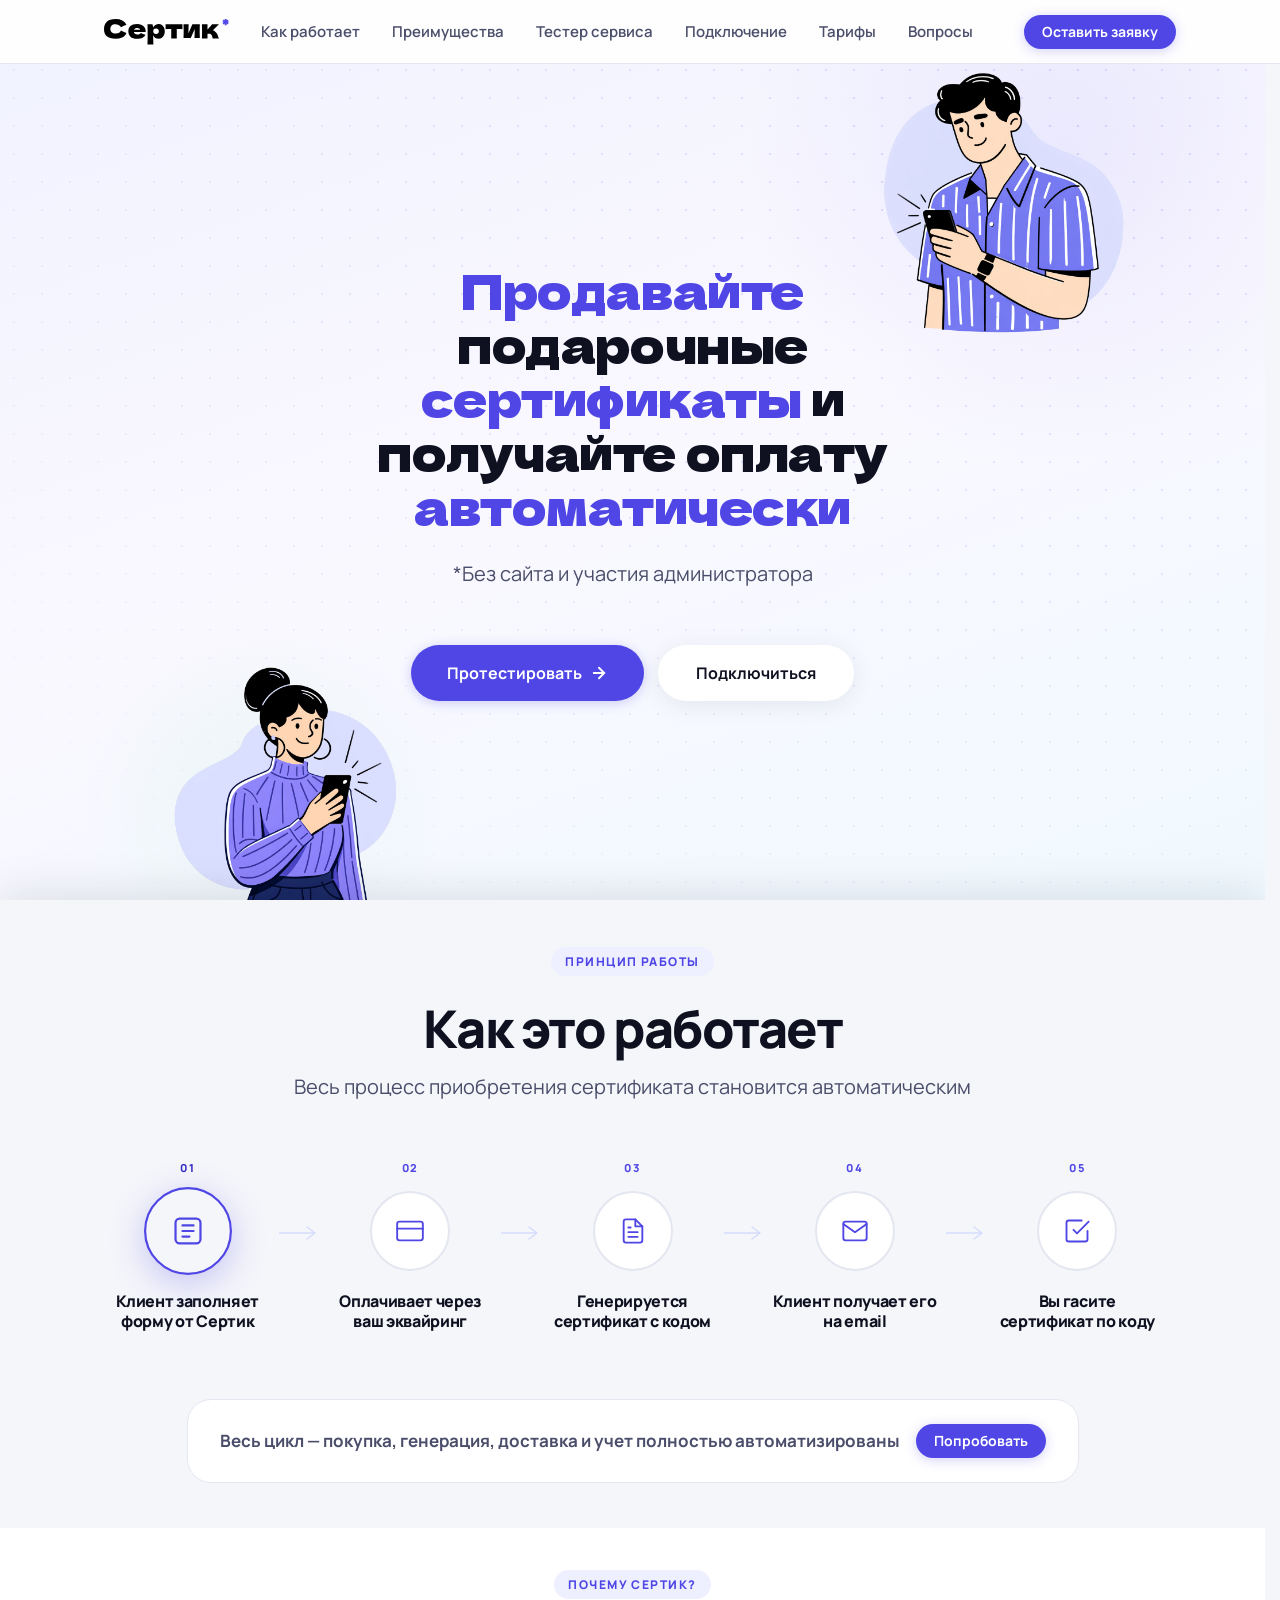
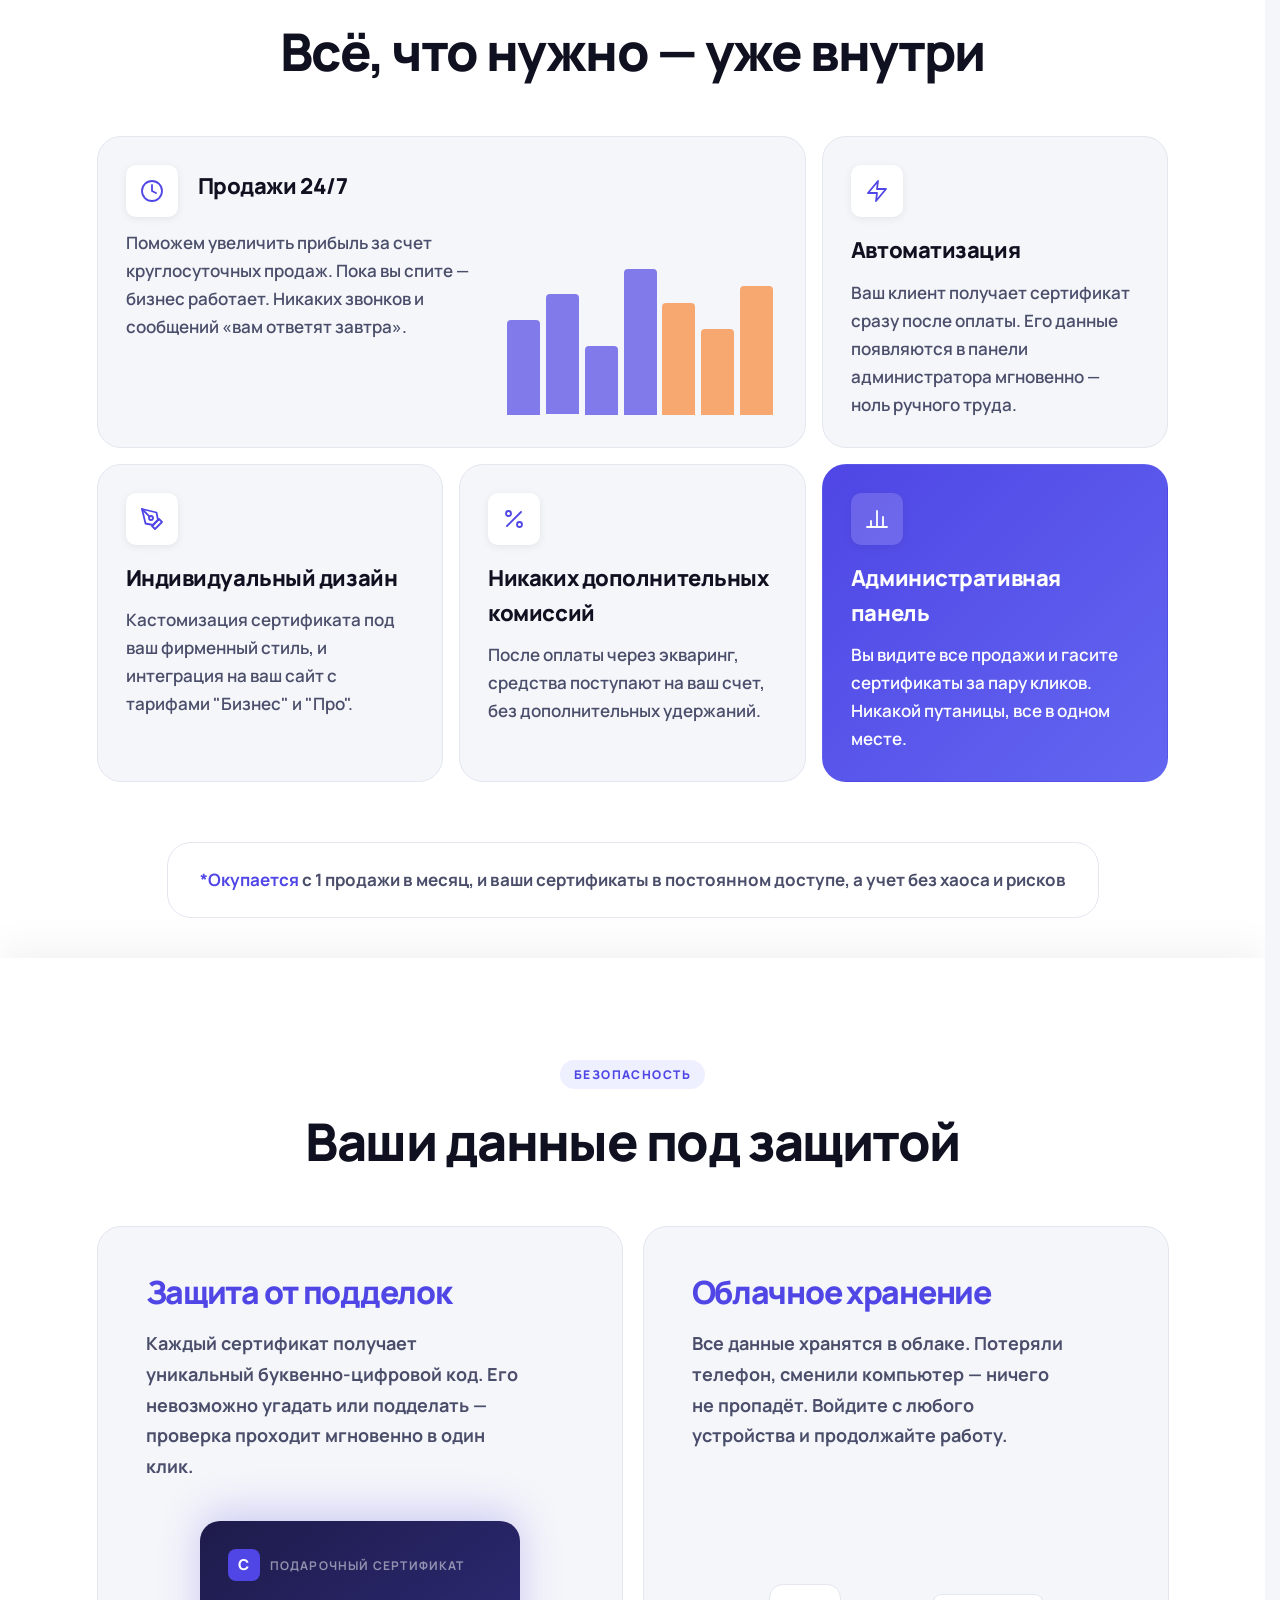
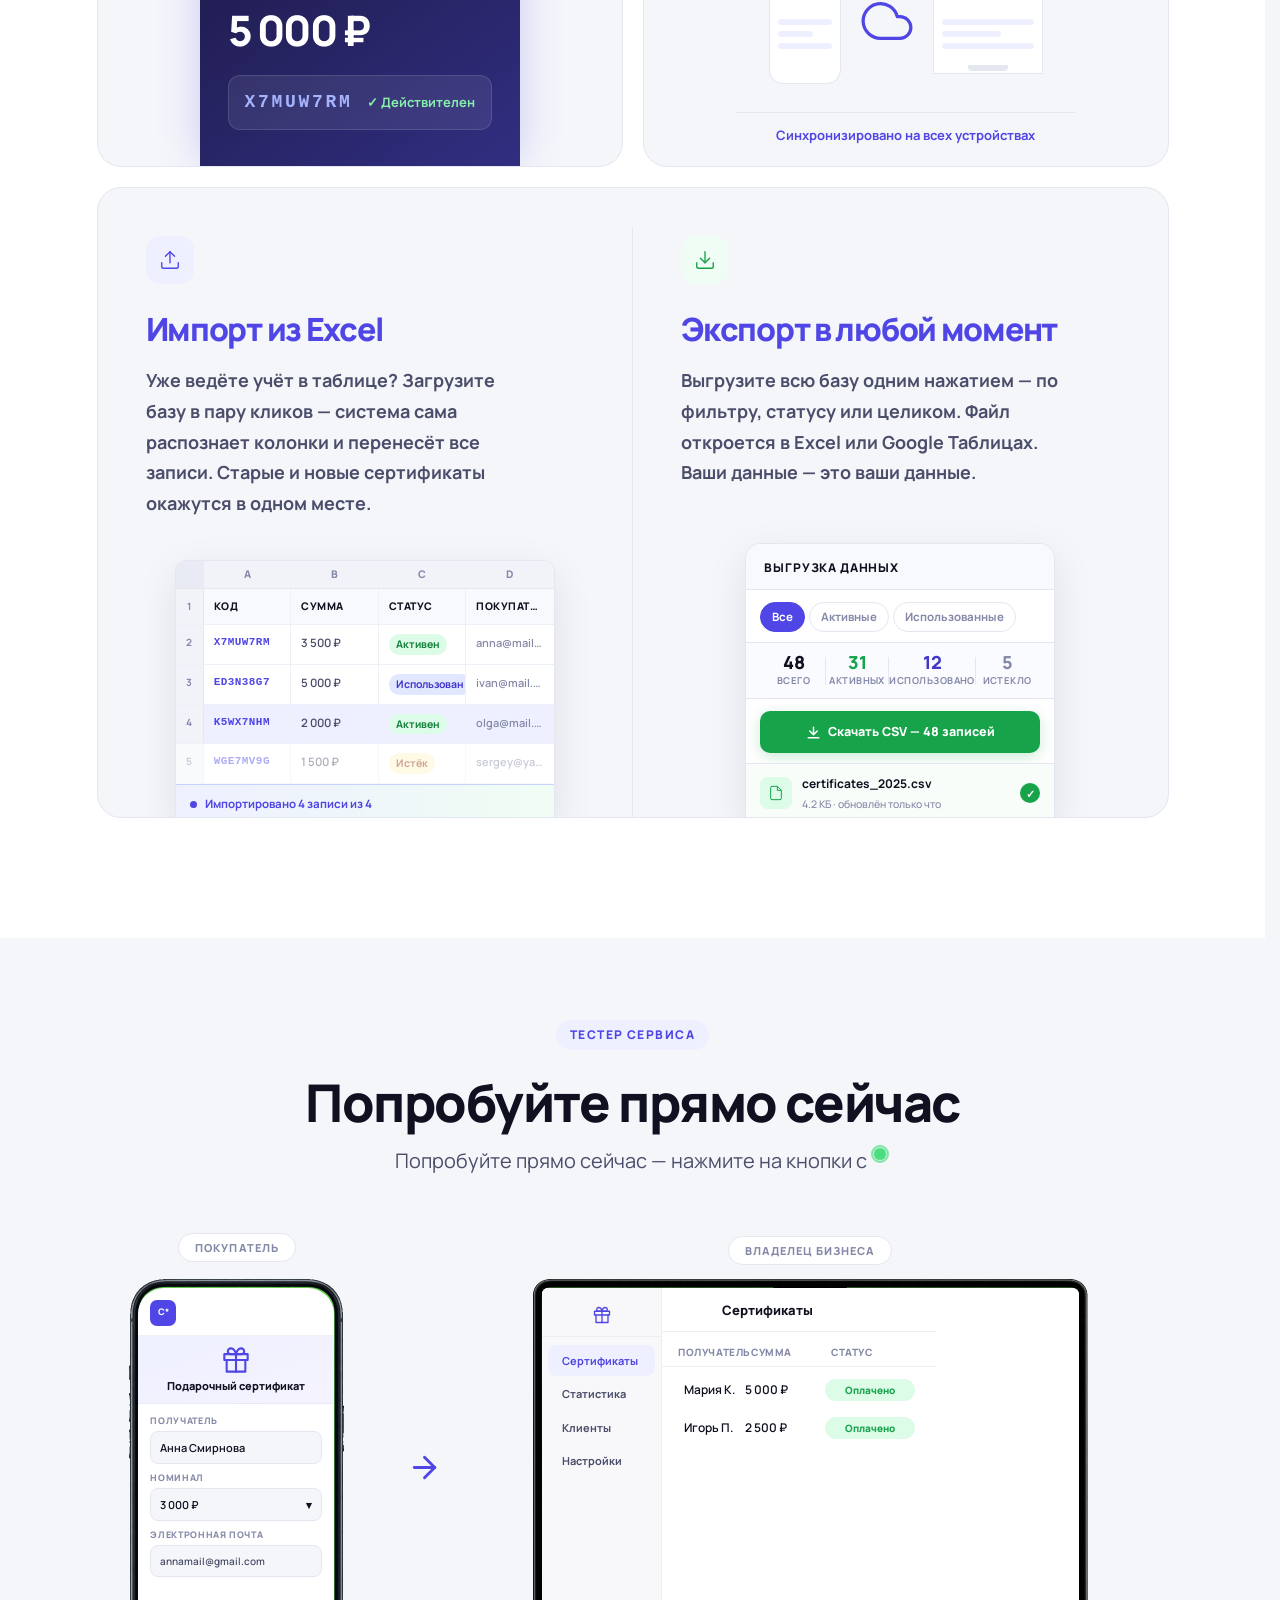
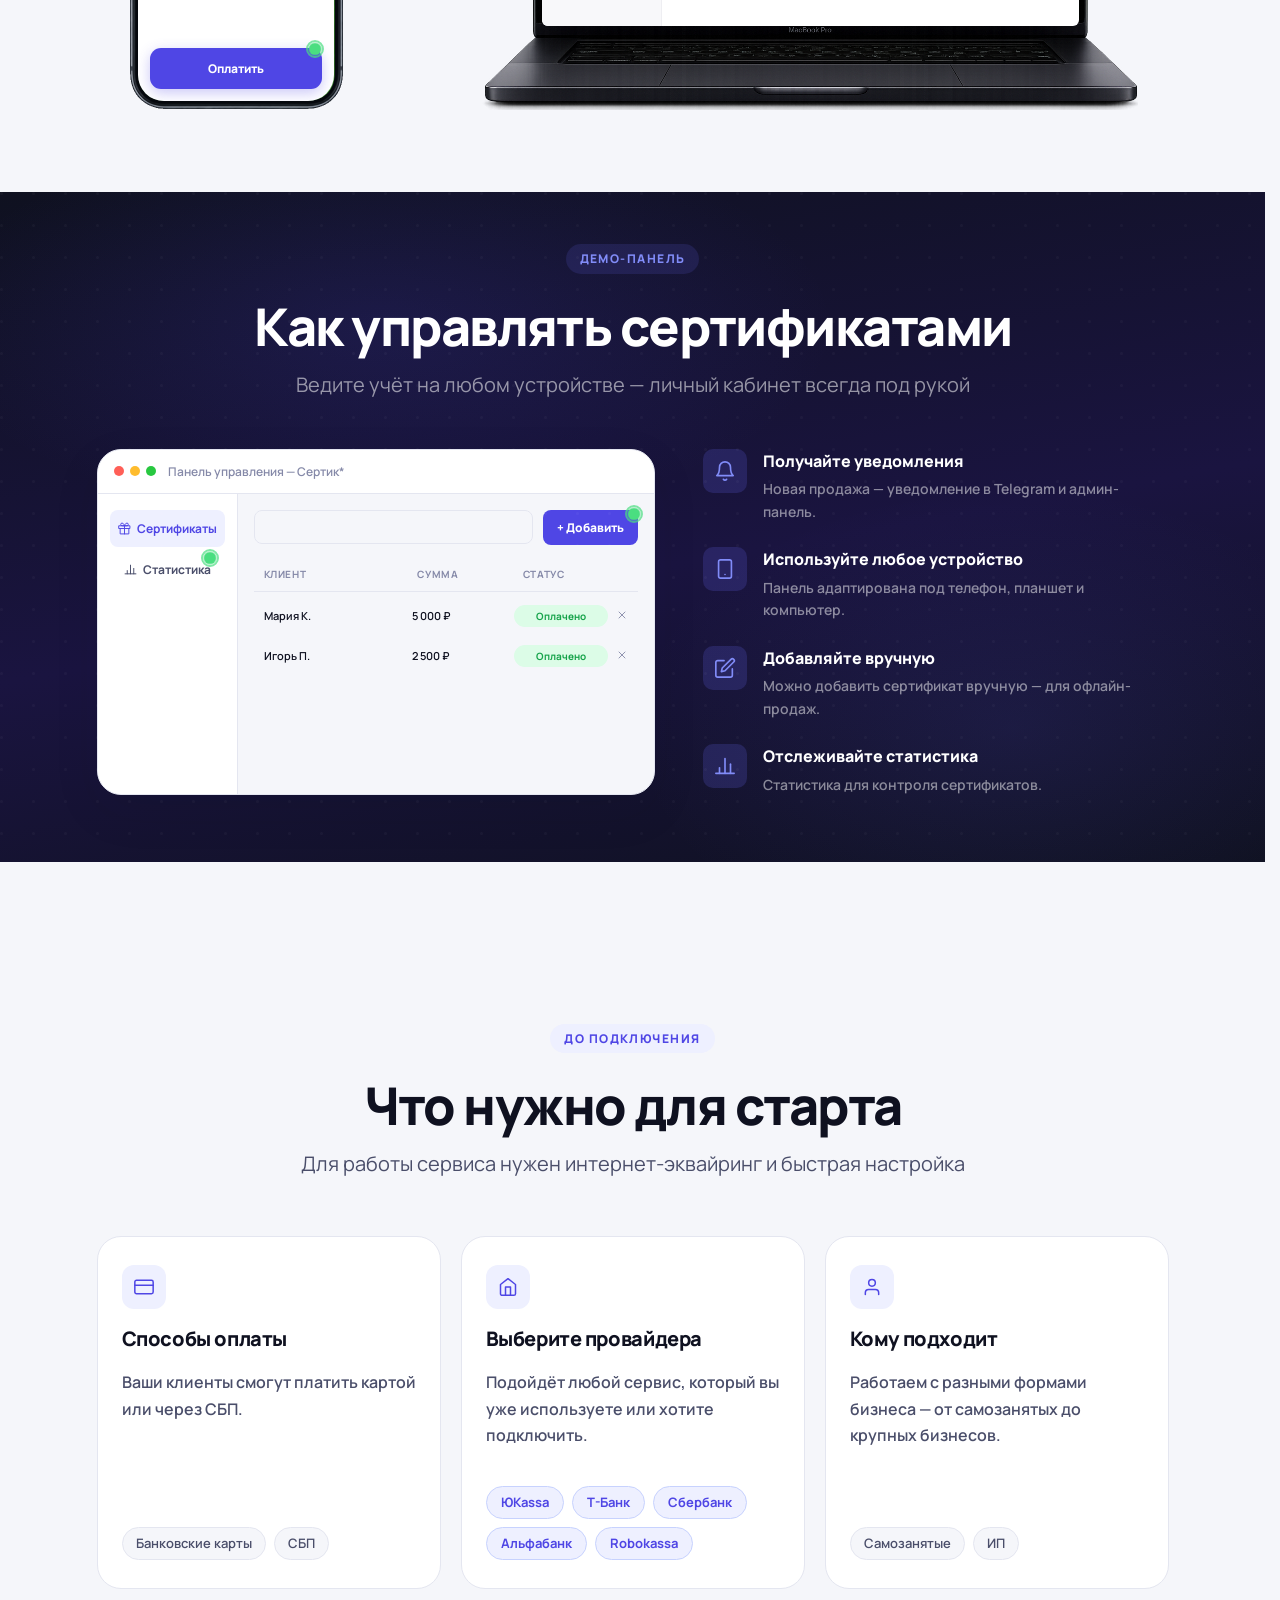
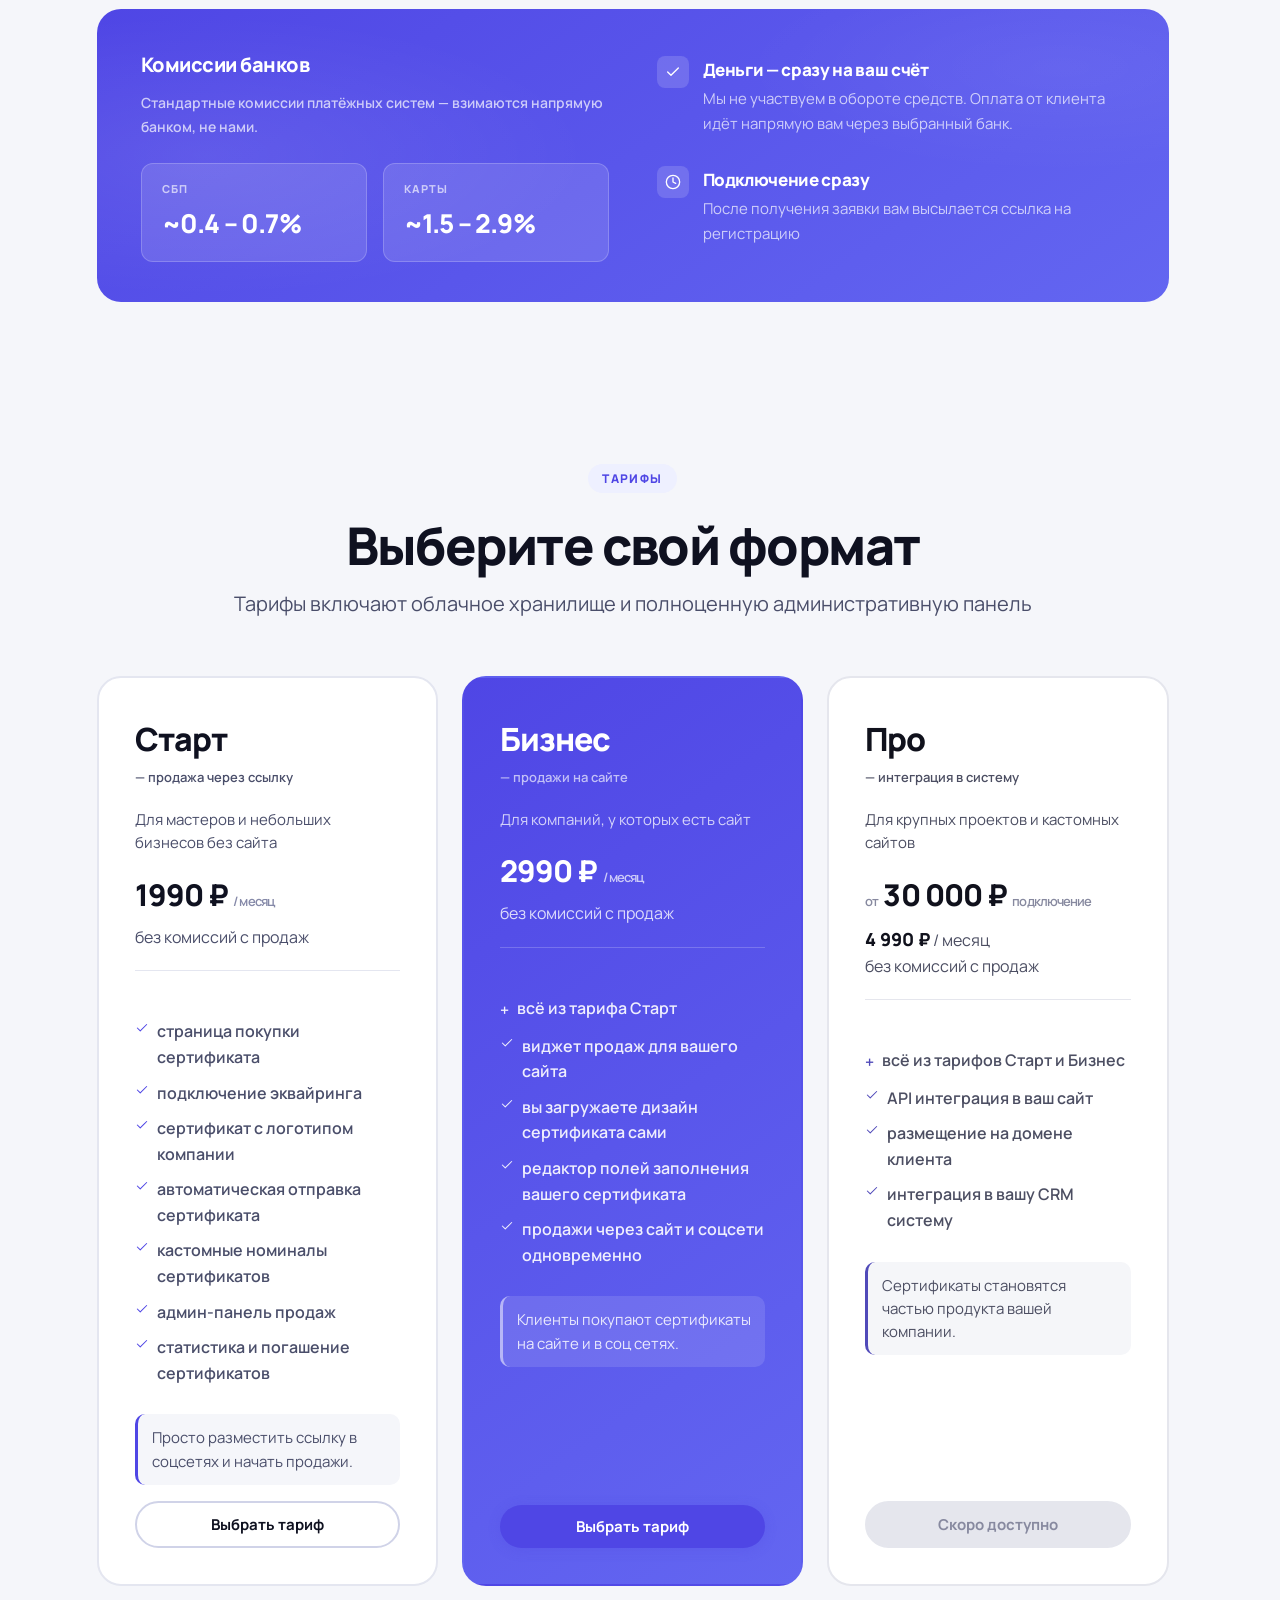
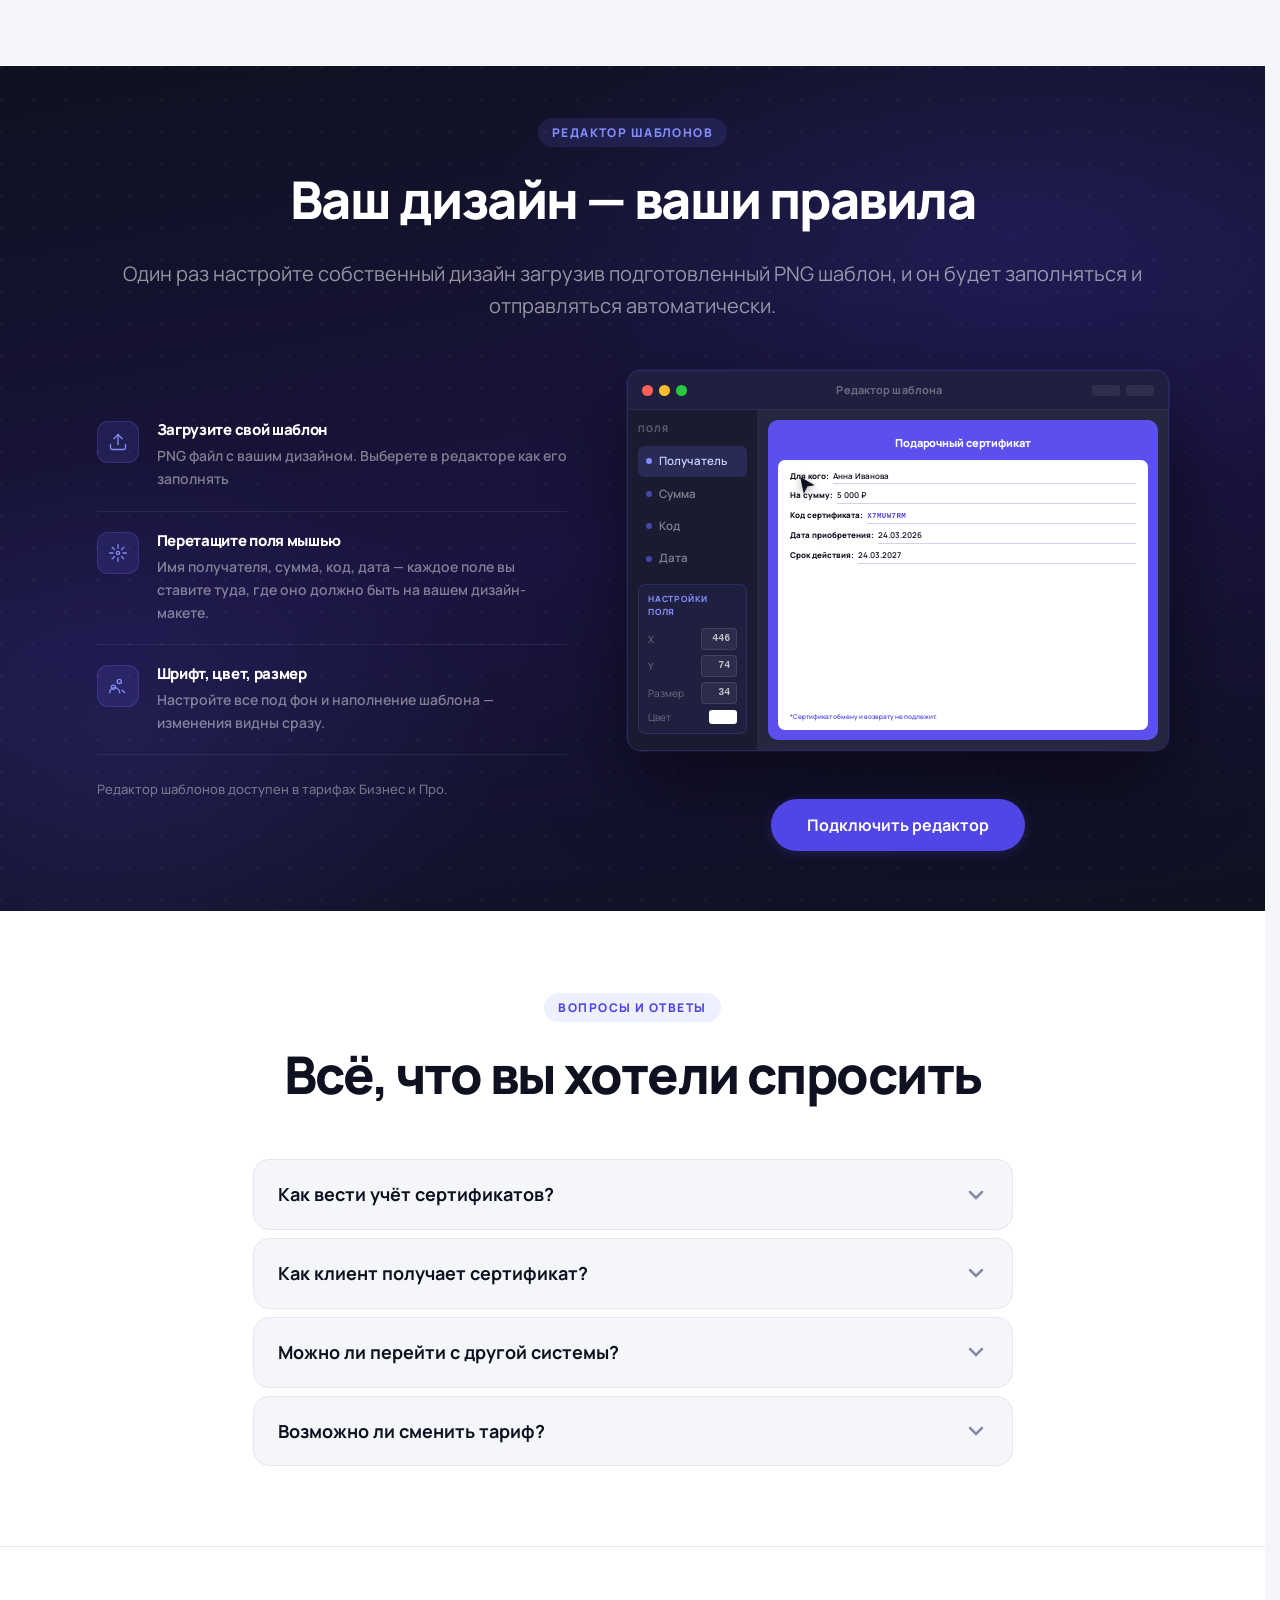
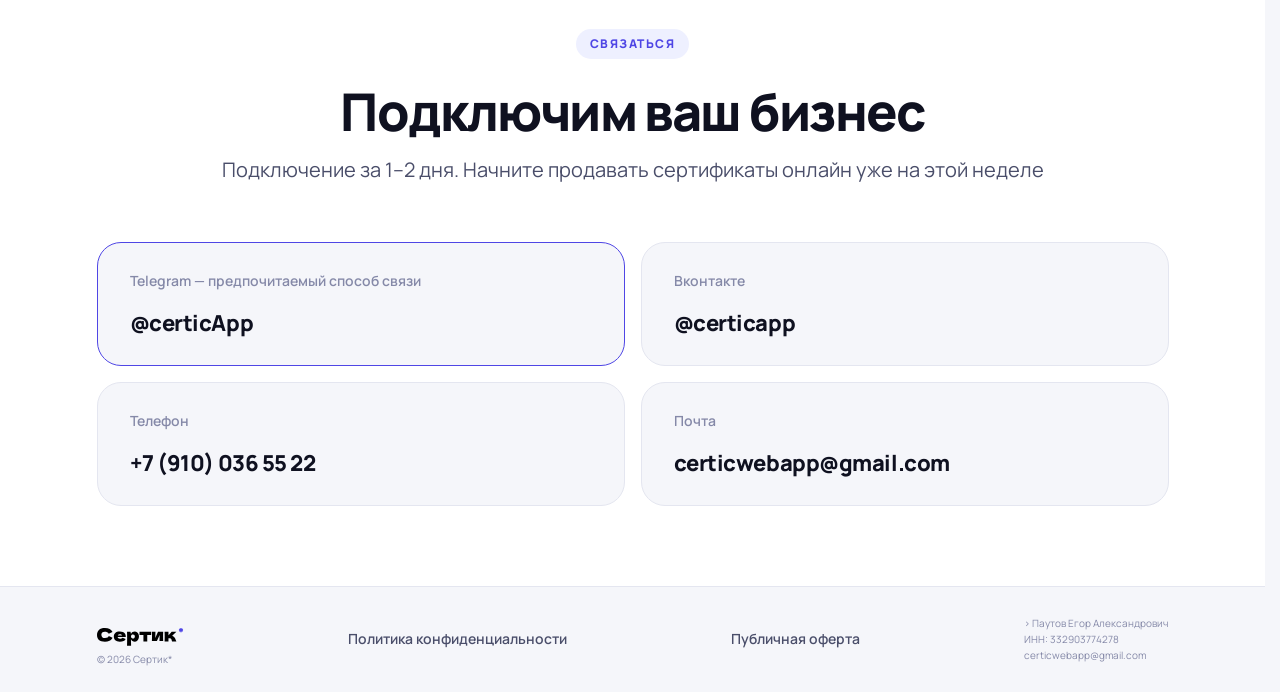
<file: index.html>
<!DOCTYPE html>
<html lang="ru">
<head>
  <meta charset="UTF-8" />
  <meta name="viewport" content="width=device-width, initial-scale=1.0" />
  <meta name="apple-mobile-web-app-status-bar-style" content="black-translucent">
  <meta name="apple-mobile-web-app-capable" content="yes">
  <meta name="apple-mobile-web-app-title" content="Certic">
  <link rel="icon" href="./images/favicon.svg" type="image/svg+xml">
  <link rel="preconnect" href="https://fonts.googleapis.com">
  <link rel="apple-touch-icon" href="./images/icon.png">
  <title>Сертик* — подарочные сертификаты для вашего бизнеса</title>
  <link rel="preconnect" href="https://fonts.gstatic.com" crossorigin>
  <link href="https://fonts.googleapis.com/css2?family=Manrope:wght@400;500;600;700;800;900&family=Dela+Gothic+One&display=swap" rel="stylesheet">
  <link rel="stylesheet" href="style.css" />
</head>
<body>

<!-- HEADER -->
<header class="header" id="header">
  <div class="header__inner container">
    <a href="#" class="logo">
      <img src="./images/logo.svg" alt="Сертик*" class="logo__img logo__img--header">
    </a>
    <nav class="nav" id="nav">
      <a href="#how" class="nav__link">Как работает</a>
      <a href="#benefits" class="nav__link">Преимущества</a>
      <a href="#tester" class="nav__link">Тестер сервиса</a>
      <a href="#requirements" class="nav__link">Подключение</a>
      <a href="#pricing" class="nav__link">Тарифы</a>
      <a href="#faq" class="nav__link">Вопросы</a>
      <a href="#contacts" class="btn btn--primary btn--sm">Оставить заявку</a>
    </nav>
    <button class="burger" id="burger" aria-label="Меню">
      <span></span><span></span><span></span>
    </button>
  </div>
  <div class="mobile-menu" id="mobileMenu">
     <a href="#how" class="mobile-link">Как работает</a>
    <a href="#benefits" class="mobile-link">Преимущества</a>
    <a href="#tester" class="mobile-link">Тестер сервиса</a>
    <a href="#requirements" class="mobile-link">Подключение</a>
    <a href="#pricing" class="mobile-link">Тарифы</a>
    <a href="#faq" class="mobile-link">FAQ</a>
    <a href="#contacts" class="btn btn--primary mobile-cta">Подключиться</a>
  </div>
</header>
<div class="menu-overlay" id="menuOverlay"></div>

<!-- HERO -->
<section class="hero" id="hero">
  <div class="hero__decor" aria-hidden="true">
    <div class="hd-circle hd-circle--1"></div>
    <div class="hd-circle hd-circle--2"></div>
    <div class="hd-dots"></div>
  </div>

  <!-- CHARACTERS -->
  <div class="hero__chars " aria-hidden="true">
    <!-- M character: top-right -->
    <div class="hchar hchar--m" id="hcharM">
      <img class="hchar__img hchar__img--1" src="./images/m1.svg" alt="" id="hcharM1">
      <img class="hchar__img hchar__img--2" src="./images/m2.svg" alt="" id="hcharM2">
    </div>
    <!-- G character: bottom-left -->
    <div class="hchar hchar--g" id="hcharG">
      <img class="hchar__img hchar__img--1" src="./images/g1.svg" alt="" id="hcharG1">
      <img class="hchar__img hchar__img--2" src="./images/g2.svg" alt="" id="hcharG2">
      

    </div>

  </div>

  <div class="hero__content container">
   <div class="hero__content-main">
     <h1 class="hero__note">
       <span class="hero__note-first">Продавайте </span>подарочные <span class="hero__note-first">сертификаты </span>и получайте оплату<span class="hero__note-first"> автоматически</span>
     </h1>
     <p class="sh__sub_hero">*Без сайта и участия администратора</p>
   </div>
    <div class="hero__btns">
      <a href="#tester" class="btn btn--primary btn--xl">
        Протестировать
        <svg width="18" height="18" viewBox="0 0 24 24" fill="none" stroke="currentColor" stroke-width="2.5" stroke-linecap="round"><path d="M5 12h14M12 5l7 7-7 7"/></svg>
      </a>
      <a href="#pricing" class="btn btn--ghost btn--xl">Подключиться</a>
    </div>
    </div>
  </div>
</section>


<!-- HOW IT WORKS -->
<section class="how" id="how">
  <div class="container">
    <div class="sh reveal">
      <div class="sh__label">принцип работы</div>
      <h2 class="sh__title">Как это работает</h2>
      <p class="sh__sub">Весь процесс приобретения сертификата становится автоматическим</p>
    </div>

    <div class="how__flow">

      <div class="how__step reveal" data-d="0">
        <div class="how__step-num">01</div>
        <div class="how__step-icon">
          <svg viewBox="0 0 24 24" fill="none" stroke="currentColor" stroke-width="1.6" stroke-linecap="round" stroke-linejoin="round"><rect x="3" y="3" width="18" height="18" rx="3"/><path d="M8 12h8M8 8h8M8 16h5"/></svg>
        </div>
        <div class="how__step-body">
          <h3>Клиент заполняет форму от Сертик</h3>
          <p></p>
        </div>
      </div>

      <div class="how__arrow" aria-hidden="true">
        <svg viewBox="0 0 40 16" fill="none"><path d="M0 8h36M28 2l8 6-8 6" stroke="currentColor" stroke-width="1.5" stroke-linecap="round" stroke-linejoin="round"/></svg>
      </div>

      <div class="how__step reveal" data-d="80">
        <div class="how__step-num">02</div>
        <div class="how__step-icon">
          <svg viewBox="0 0 24 24" fill="none" stroke="currentColor" stroke-width="1.6" stroke-linecap="round" stroke-linejoin="round"><rect x="1" y="4" width="22" height="16" rx="2"/><line x1="1" y1="10" x2="23" y2="10"/></svg>
        </div>
        <div class="how__step-body">
          <h3>Оплачивает через ваш эквайринг</h3>
          <p></p>
        </div>
      </div>

      <div class="how__arrow" aria-hidden="true">
        <svg viewBox="0 0 40 16" fill="none"><path d="M0 8h36M28 2l8 6-8 6" stroke="currentColor" stroke-width="1.5" stroke-linecap="round" stroke-linejoin="round"/></svg>
      </div>

      <div class="how__step reveal" data-d="160">
        <div class="how__step-num">03</div>
        <div class="how__step-icon">
          <svg viewBox="0 0 24 24" fill="none" stroke="currentColor" stroke-width="1.6" stroke-linecap="round" stroke-linejoin="round"><path d="M14 2H6a2 2 0 0 0-2 2v16a2 2 0 0 0 2 2h12a2 2 0 0 0 2-2V8z"/><polyline points="14 2 14 8 20 8"/><line x1="16" y1="13" x2="8" y2="13"/><line x1="16" y1="17" x2="8" y2="17"/><line x1="10" y1="9" x2="8" y2="9"/></svg>
        </div>
        <div class="how__step-body">
          <h3>Генерируется сертификат с кодом</h3>
          <p></p>
        </div>
      </div>

      <div class="how__arrow" aria-hidden="true">
        <svg viewBox="0 0 40 16" fill="none"><path d="M0 8h36M28 2l8 6-8 6" stroke="currentColor" stroke-width="1.5" stroke-linecap="round" stroke-linejoin="round"/></svg>
      </div>

      <div class="how__step reveal" data-d="240">
        <div class="how__step-num">04</div>
        <div class="how__step-icon">
          <svg viewBox="0 0 24 24" fill="none" stroke="currentColor" stroke-width="1.6" stroke-linecap="round" stroke-linejoin="round"><path d="M4 4h16c1.1 0 2 .9 2 2v12c0 1.1-.9 2-2 2H4c-1.1 0-2-.9-2-2V6c0-1.1.9-2 2-2z"/><polyline points="22,6 12,13 2,6"/></svg>
        </div>
        <div class="how__step-body">
          <h3>Клиент получает его на email</h3>
          <p></p>
        </div>
      </div>

      <div class="how__arrow" aria-hidden="true">
        <svg viewBox="0 0 40 16" fill="none"><path d="M0 8h36M28 2l8 6-8 6" stroke="currentColor" stroke-width="1.5" stroke-linecap="round" stroke-linejoin="round"/></svg>
      </div>

      <div class="how__step reveal" data-d="320">
        <div class="how__step-num">05</div>
        <div class="how__step-icon">
          <svg viewBox="0 0 24 24" fill="none" stroke="currentColor" stroke-width="1.6" stroke-linecap="round" stroke-linejoin="round"><polyline points="9 11 12 14 22 4"/><path d="M21 12v7a2 2 0 0 1-2 2H5a2 2 0 0 1-2-2V5a2 2 0 0 1 2-2h11"/></svg>
        </div>
        <div class="how__step-body">
          <h3>Вы гасите сертификат по коду</h3>
          <p></p>
        </div>
      </div>

    </div>

    <!-- Итоговая строка -->
    <div class="how__result reveal">
      <div class="how__result-inner">
        <span class="how__result-text">Весь цикл — покупка, генерация, доставка и учет полностью автоматизированы</span>
        <a href="#tester" class="btn btn--primary btn--sm">Попробовать</a>
      </div>
    </div>

  </div>
</section>

<!-- BENEFITS -->
<section class="benefits" id="benefits">
  <div class="container">
    <div class="sh reveal">
      <div class="sh__label">почему сертик?</div>
      <h2 class="sh__title">Всё, что нужно — уже внутри</h2>
    </div>
    <div class="bento">

      <div class="bcard bcard--lg reveal" data-d="0">
        <div class="bcard__lg-left">
          <div class="bcard__lg-header">
            <div class="bcard__tag"><svg xmlns="http://www.w3.org/2000/svg" viewBox="0 0 24 24" fill="none" stroke="currentColor" stroke-width="1.8" stroke-linecap="round" stroke-linejoin="round" ><circle cx="12" cy="12" r="10"/><polyline points="12 6 12 12 16 14"/></svg></div>
            <h3>Продажи 24/7</h3>
          </div>
          <p>Поможем увеличить прибыль за счет круглосуточных продаж. Пока вы спите — бизнес работает. Никаких звонков и сообщений «вам ответят завтра».</p>
        </div>
        <div class="bcard__visual">
          <div class="chart-bars">
            <div class="cb" style="--h:55%"></div>
            <div class="cb" style="--h:70%"></div>
            <div class="cb" style="--h:40%"></div>
            <div class="cb" style="--h:85%"></div>
            <div class="cb cb--night" style="--h:65%"></div>
            <div class="cb cb--night" style="--h:50%"></div>
            <div class="cb cb--night" style="--h:75%"></div>
          </div>
        </div>
      </div>

      <div class="bcard reveal" data-d="80">
        <div class="bcard__tag"><svg xmlns="http://www.w3.org/2000/svg" viewBox="0 0 24 24" fill="none" stroke="currentColor" stroke-width="1.8" stroke-linecap="round" stroke-linejoin="round" ><polygon points="13 2 3 14 12 14 11 22 21 10 12 10 13 2"/></svg></div>
        <h3>Автоматизация</h3>
        <p>Ваш клиент получает сертификат сразу после оплаты. Его данные появляются в панели администратора мгновенно — ноль ручного труда.</p>
      </div>

      <div class="bcard reveal" data-d="160">
        <div class="bcard__tag"><svg xmlns="http://www.w3.org/2000/svg" viewBox="0 0 24 24" fill="none" stroke="currentColor" stroke-width="1.8" stroke-linecap="round" stroke-linejoin="round" ><path d="M12 19l7-7 3 3-7 7-3-3z"/><path d="M18 13l-1.5-7.5L2 2l3.5 14.5L13 18l5-5z"/><path d="M2 2l7.586 7.586"/><circle cx="11" cy="11" r="2"/></svg></div>
        <h3>Индивидуальный дизайн</h3>
        <p>Кастомизация сертификата под ваш фирменный стиль, и интеграция на ваш сайт с тарифами "Бизнес" и "Про".</p>
      </div>

      <div class="bcard reveal" data-d="240">
        <div class="bcard__tag"><svg xmlns="http://www.w3.org/2000/svg" viewBox="0 0 24 24" fill="none" stroke="currentColor" stroke-width="1.8" stroke-linecap="round" stroke-linejoin="round"><line x1="19" y1="5" x2="5" y2="19"/><circle cx="6.5" cy="6.5" r="2.5"/><circle cx="17.5" cy="17.5" r="2.5"/></svg></div>
        <h3>Никаких дополнительных комиссий</h3>
        <p> После оплаты через экваринг, средства поступают на ваш счет, без дополнительных удержаний.</p>
      </div>

      <div class="bcard bcard--accent reveal" data-d="320">
        <div class="bcard__tag"><svg xmlns="http://www.w3.org/2000/svg" viewBox="0 0 24 24" fill="none" stroke="currentColor" stroke-width="1.8" stroke-linecap="round" stroke-linejoin="round" ><line x1="18" y1="20" x2="18" y2="10"/><line x1="12" y1="20" x2="12" y2="4"/><line x1="6" y1="20" x2="6" y2="14"/><line x1="2" y1="20" x2="22" y2="20"/></svg></div>
        <h3>Административная панель</h3>
        <p class="bcard__tag_last">Вы видите все продажи и гасите сертификаты за пару кликов. Никакой путаницы, все в одном месте.</p>
      </div>

    </div>
    <div class="how__result reveal">
    <div class="how__result-inner">
    <p class="how__result-text"> <span class="hero__note-first">*Окупается</span> с 1 продажи в месяц, и ваши сертификаты в постоянном доступе, а учет без хаоса и рисков</p>
      </div>

      </div>
  </div>
</section>


<!-- SECURITY -->
<section class="security" id="security">
  <div class="container">

    <div class="sh reveal">
      <div class="sh__label">безопасность</div>
      <h2 class="sh__title">Ваши данные под защитой</h2>
    </div>

    <div class="sec__split">

      <div class="sec__panel reveal" data-d="0">
        <div class="sec__panel-text">
          <h3 class="sec__panel-title"><span class="hero__note-first">Защита от подделок</span></h3>
          <p class="sec__panel-desc">Каждый сертификат получает уникальный буквенно-цифровой код. Его невозможно угадать или подделать — проверка проходит мгновенно в один клик.</p>
        </div>
        <div class="sec__panel-visual">
          <div class="sec__cert-mockup">
            <div class="sec__cert-top">
              <div class="sec__cert-logo">С</div>
              <span class="sec__cert-label">Подарочный сертификат</span>
            </div>
            <div class="sec__cert-amount">5 000 ₽</div>
            <div class="sec__cert-code-row">
              <span class="sec__cert-code" id="certCodeDisplay">X7MUW7RM</span>
              <span class="sec__cert-valid">✓ Действителен</span>
            </div>
            
          </div>
        </div>
      </div>

      <div class="sec__panel reveal" data-d="120">
        <div class="sec__panel-text">
          <h3 class="sec__panel-title"><span class="hero__note-first">Облачное хранение</span></h3>
          <p class="sec__panel-desc">Все данные хранятся в облаке. Потеряли телефон, сменили компьютер — ничего не пропадёт. Войдите с любого устройства и продолжайте работу.</p>
        </div>
        <div class="sec__panel-visual">
          <div class="sec__cloud-mockup">
            <div class="sec__cloud-devices">
              <div class="sec__device sec__device--phone">
                <div class="sec__device-screen">
                  <div class="sec__device-row"></div>
                  <div class="sec__device-row sec__device-row--short"></div>
                  <div class="sec__device-row"></div>
                </div>
              </div>
              <div class="sec__cloud-center">
                <svg class="sec__cloud-icon" viewBox="0 0 24 24" fill="none" stroke="currentColor" stroke-width="1.5" stroke-linecap="round" stroke-linejoin="round"><path d="M18 10h-1.26A8 8 0 1 0 9 20h9a5 5 0 0 0 0-10z"/></svg>
                <div class="sec__cloud-sync-dot"></div>
                <div class="sec__cloud-sync-dot" style="animation-delay:.4s"></div>
                <div class="sec__cloud-sync-dot" style="animation-delay:.8s"></div>
              </div>
              <div class="sec__device sec__device--mac">
                <div class="sec__device-screen">
                  <div class="sec__device-row"></div>
                  <div class="sec__device-row sec__device-row--short"></div>
                  <div class="sec__device-row"></div>
                </div>
                <div class="sec__device-stand"></div>
              </div>
            </div>
            <div class="sec__cloud-label">Синхронизировано на всех устройствах</div>
          </div>
        </div>
      </div>

    </div>

    <!-- Импорт и экспорт данных -->
    <div class="sec__data reveal" data-d="60">

      <div class="sec__data-half">
        <div class="sec__data-icon">
          <svg viewBox="0 0 24 24" fill="none" stroke="currentColor" stroke-width="1.5" stroke-linecap="round" stroke-linejoin="round">
            <path d="M21 15v4a2 2 0 0 1-2 2H5a2 2 0 0 1-2-2v-4"/>
            <polyline points="17 8 12 3 7 8"/>
            <line x1="12" y1="3" x2="12" y2="15"/>
          </svg>
        </div>
        <div class="sec__data-content">
          <h3 class="sec__panel-title"><span class="hero__note-first">Импорт из Excel</span></h3>
          <p class="sec__panel-desc">Уже ведёте учёт в таблице? Загрузите базу в пару кликов — система сама распознает колонки и перенесёт все записи. Старые и новые сертификаты окажутся в одном месте.</p>
        </div>
        <div class="sec__data-visual">
          <div class="sec__xl-mockup">
            <!-- Строка с номерами колонок (Excel-style) -->
            <div class="sec__xl-letters">
              <div class="sec__xl-corner"></div>
              <div>A</div><div>B</div><div>C</div><div>D</div>
            </div>
            <!-- Заголовок -->
            <div class="sec__xl-row sec__xl-row--head">
              <div class="sec__xl-num">1</div>
              <div class="sec__xl-cell sec__xl-cell--head">Код</div>
              <div class="sec__xl-cell sec__xl-cell--head">Сумма</div>
              <div class="sec__xl-cell sec__xl-cell--head">Статус</div>
              <div class="sec__xl-cell sec__xl-cell--head">Покупатель</div>
            </div>
            <!-- Строки данных -->
            <div class="sec__xl-row">
              <div class="sec__xl-num">2</div>
              <div class="sec__xl-cell sec__xl-cell--code">X7MUW7RM</div>
              <div class="sec__xl-cell">3 500 ₽</div>
              <div class="sec__xl-cell"><span class="sec__xl-badge sec__xl-badge--paid">Активен</span></div>
              <div class="sec__xl-cell sec__xl-cell--email">anna@mail.ru</div>
            </div>
            <div class="sec__xl-row">
              <div class="sec__xl-num">3</div>
              <div class="sec__xl-cell sec__xl-cell--code">ED3N38G7</div>
              <div class="sec__xl-cell">5 000 ₽</div>
              <div class="sec__xl-cell"><span class="sec__xl-badge sec__xl-badge--used">Использован</span></div>
              <div class="sec__xl-cell sec__xl-cell--email">ivan@mail.ru</div>
            </div>
            <div class="sec__xl-row sec__xl-row--selected">
              <div class="sec__xl-num">4</div>
              <div class="sec__xl-cell sec__xl-cell--code">K5WX7NHM</div>
              <div class="sec__xl-cell">2 000 ₽</div>
              <div class="sec__xl-cell"><span class="sec__xl-badge sec__xl-badge--paid">Активен</span></div>
              <div class="sec__xl-cell sec__xl-cell--email">olga@mail.ru</div>
            </div>
            <div class="sec__xl-row sec__xl-row--faded">
              <div class="sec__xl-num">5</div>
              <div class="sec__xl-cell sec__xl-cell--code">WGE7MV9G</div>
              <div class="sec__xl-cell">1 500 ₽</div>
              <div class="sec__xl-cell"><span class="sec__xl-badge sec__xl-badge--exp">Истёк</span></div>
              <div class="sec__xl-cell sec__xl-cell--email">sergey@yandex.ru</div>
            </div>
            <!-- Нижняя строка-импульс -->
            <div class="sec__xl-import-bar">
              <span class="sec__xl-import-dot"></span>
              Импортировано 4 записи из 4
            </div>
          </div>
        </div>
      </div>

      <div class="sec__data-divider"></div>

      <div class="sec__data-half">
        <div class="sec__data-icon sec__data-icon--export">
          <svg viewBox="0 0 24 24" fill="none" stroke="currentColor" stroke-width="1.5" stroke-linecap="round" stroke-linejoin="round">
            <path d="M21 15v4a2 2 0 0 1-2 2H5a2 2 0 0 1-2-2v-4"/>
            <polyline points="7 10 12 15 17 10"/>
            <line x1="12" y1="15" x2="12" y2="3"/>
          </svg>
        </div>
        <div class="sec__data-content">
          <h3 class="sec__panel-title"><span class="hero__note-first">Экспорт в любой момент</span></h3>
          <p class="sec__panel-desc">Выгрузите всю базу одним нажатием — по фильтру, статусу или целиком. Файл откроется в Excel или Google Таблицах. Ваши данные — это ваши данные.</p>
        </div>
        <div class="sec__data-visual sec__data-visual--export">
          <div class="sec__export-mockup">
            <!-- Шапка панели -->
            <div class="sec__exp-panel">
              <div class="sec__exp-panel-title">Выгрузка данных</div>
              <!-- Фильтр -->
              <div class="sec__exp-filters">
                <button class="sec__exp-filter sec__exp-filter--active">Все</button>
                <button class="sec__exp-filter">Активные</button>
                <button class="sec__exp-filter">Использованные</button>
              </div>
              <!-- Статистика -->
              <div class="sec__exp-stats">
                <div class="sec__exp-stat">
                  <span class="sec__exp-stat-num">48</span>
                  <span class="sec__exp-stat-label">всего</span>
                </div>
                <div class="sec__exp-stat-divider"></div>
                <div class="sec__exp-stat">
                  <span class="sec__exp-stat-num" style="color:#16a34a">31</span>
                  <span class="sec__exp-stat-label">активных</span>
                </div>
                <div class="sec__exp-stat-divider"></div>
                <div class="sec__exp-stat">
                  <span class="sec__exp-stat-num" style="color:#4338ca">12</span>
                  <span class="sec__exp-stat-label">использовано</span>
                </div>
                <div class="sec__exp-stat-divider"></div>
                <div class="sec__exp-stat">
                  <span class="sec__exp-stat-num" style="color:var(--ink3)">5</span>
                  <span class="sec__exp-stat-label">истекло</span>
                </div>
              </div>
              <!-- Кнопка -->
              <div class="sec__exp-btn">
                <svg viewBox="0 0 20 20" fill="none" stroke="currentColor" stroke-width="2" stroke-linecap="round"><path d="M10 13V3M5 8l5 5 5-5"/><path d="M3 17h14"/></svg>
                Скачать CSV — 48 записей
              </div>
              <!-- Файл -->
              <div class="sec__exp-file">
                <div class="sec__exp-file-icon">
                  <svg viewBox="0 0 24 24" fill="none" stroke="currentColor" stroke-width="1.5"><path d="M14 2H6a2 2 0 0 0-2 2v16a2 2 0 0 0 2 2h12a2 2 0 0 0 2-2V8z"/><polyline points="14 2 14 8 20 8"/></svg>
                </div>
                <div class="sec__exp-file-info">
                  <span class="sec__exp-file-name">certificates_2025.csv</span>
                  <span class="sec__exp-file-meta">4.2 КБ · обновлён только что</span>
                </div>
                <div class="sec__exp-file-check">✓</div>
              </div>
            </div>
          </div>
        </div>
      </div>

    </div>

  </div>
</section>

<!-- TESTER -->
<section class="tester" id="tester">
  <div class="container">
    <div class="sh reveal">
      <div class="sh__label">тестер сервиса</div>
      <h2 class="sh__title">Попробуйте прямо сейчас</h2>
      <p class="sh__sub">Попробуйте прямо сейчас — нажмите на кнопки с&nbsp;<span class="sh__hotspot-demo"><span class="hotspot hotspot--inline"></span></span></p>
      
    </div>

    <div class="tester__devices" id="testerDevices">

      <!-- ══════════════════════════════════════
           iPhone: 440x872 PNG, transparent bg
           Screen: left=5.24% top=2.53% w=89.07% h=94.83%
           ══════════════════════════════════════ -->
      <div class="td td--iphone reveal">

        <div class="td__label">Покупатель</div>

        <!-- iPhone mockup: image + screen overlay -->
        <div class="phone-wrap">
          <img src="./images/iphone.png" class="phone-img" alt="iPhone" draggable="false">
          <div class="phone-screen">

            <!-- iOS notification INSIDE screen (slides down from top) -->
            <div class="ios-notif" id="iosNotif">
              <div class="ios-notif__app-icon">С*</div>
              <div class="ios-notif__text">
                <strong>Сертик*</strong>
                <span>Ваш сертификат готов</span>
              </div>
            </div>

            <!-- Form state -->
            <div id="iphForm">
              <div class="iph-header">
                  <div class="ios-notif__app-icon">С*</div>

              </div>
              <div class="iph-cert-preview">
                <div class="iph-cert-icon"><svg xmlns="http://www.w3.org/2000/svg" viewBox="0 0 24 24" fill="none" stroke="currentColor" stroke-width="1.8" stroke-linecap="round" stroke-linejoin="round" ><polyline points="20 12 20 22 4 22 4 12"/><rect x="2" y="7" width="20" height="5"/><line x1="12" y1="22" x2="12" y2="7"/><path d="M12 7H7.5a2.5 2.5 0 0 1 0-5C11 2 12 7 12 7z"/><path d="M12 7h4.5a2.5 2.5 0 0 0 0-5C13 2 12 7 12 7z"/></svg></div>
                <div class="iph-cert-label">Подарочный сертификат</div>
              </div>
              <div class="iph-form" style="position:relative">
                <div class="hotspot" id="hsPhone"></div>
                <div class="iph-field">
                  <div class="iph-flabel">Получатель</div>
                  <div class="iph-finput">Анна Смирнова</div>
                </div>
                <div class="iph-field">
                  <div class="iph-flabel">Номинал</div>
                  <div class="iph-finput iph-sel">3 000 ₽ <span>▾</span></div>
                </div>
                <div class="iph-field">
                  <div class="iph-flabel">Электронная почта</div>
                  <div class="iph-finput iph-msg">annamail@gmail.com</div>
                </div>
                <button class="iph-btn" id="buyBtn">Оплатить</button>
              </div>
            </div>
            <!-- Success state -->
            <div id="iphSuccess" class="iph-success">
<div class="iph-s-title">Сертификат оформлен!</div>
              <div class="iph-s-sub">Ссылка на оплату отправлена на почту</div>
              <div class="iph-s-cert">
                <div class="iph-s-cert-name">Ваш логотип</div>
                <div class="iph-s-cert-sum">3 000 ₽</div>
                <div class="iph-s-cert-type">Подарочный сертификат</div>
              </div>
            </div>
          </div>
        </div>

      </div><!-- /td--iphone -->

      <!-- Arrow connector -->
      <div class="tester__connector" aria-hidden="true">
        <div class="tc-head"><svg xmlns="http://www.w3.org/2000/svg" viewBox="0 0 24 24" fill="none" stroke="currentColor" stroke-width="1.8" stroke-linecap="round" stroke-linejoin="round" ><line x1="5" y1="12" x2="19" y2="12"/><polyline points="12 5 19 12 12 19"/></svg></div>
      </div>

      <!-- ══════════════════════════════════════
           MacBook: 1301x854 PNG, transparent bg
           Screen: left=9.15% top=1.99% w=81.85% h=76.55%
           Shown full width, centered
           ══════════════════════════════════════ -->
      <div class="td td--mac reveal" data-d="100">
        <div class="td__label">Владелец бизнеса</div>

        <div class="mac-wrap">
          <img src="./images/macbook.png" class="mac-img" alt="MacBook" draggable="false">
          <div class="mac-screen">
            <div class="mac-ui">
              <div class="mac-sidebar">
                <div class="mac-sb-logo"><svg xmlns="http://www.w3.org/2000/svg" viewBox="0 0 24 24" fill="none" stroke="currentColor" stroke-width="1.8" stroke-linecap="round" stroke-linejoin="round" ><polyline points="20 12 20 22 4 22 4 12"/><rect x="2" y="7" width="20" height="5"/><line x1="12" y1="22" x2="12" y2="7"/><path d="M12 7H7.5a2.5 2.5 0 0 1 0-5C11 2 12 7 12 7z"/><path d="M12 7h4.5a2.5 2.5 0 0 0 0-5C13 2 12 7 12 7z"/></svg></div>
                <div class="mac-sb-link active">Сертификаты</div>
                <div class="mac-sb-link">Статистика</div>
                <div class="mac-sb-link">Клиенты</div>
                <div class="mac-sb-link">Настройки</div>
              </div>
              <div class="mac-body" style="position:relative">
                <div class="mac-body-head">
                  <span>Сертификаты</span>
                  <div class="mac-new-badge" id="macBadge">Новый!</div>
                </div>
                <div class="mac-tbl">
                  <div class="mac-tbl-head"><span>Получатель</span><span>Сумма</span><span>Статус</span></div>
                  <div class="mac-tbl-row"><span>Мария К.</span><span>5 000 ₽</span><span class="mst mst--paid">Оплачено</span></div>
                  <div class="mac-tbl-row"><span>Игорь П.</span><span>2 500 ₽</span><span class="mst mst--paid">Оплачено</span></div>
                  <div class="mac-tbl-row mac-tbl-row--new" id="macNewRow">
                    <span>Анна С.</span>
                    <span>3 000 ₽</span>
                    <span class="mst mst--pending" id="macNewStatus">Ожидает оплаты</span>
                  </div>
                </div>
              </div>
            </div>
          </div>
        </div>

      </div><!-- /td--mac -->

    </div><!-- /tester__devices -->

    <div class="tester__hint" id="testerHint" style="display:none"></div>
    <div class="tester__reset" id="testerReset">
      <button class="btn btn--outline" id="resetBtn">↺ Попробовать снова</button>
    </div>
  </div>

  <!-- Admin demo -->
  <div class="ademo">
    <div class="container">
      <div class="sh reveal" style="margin-bottom:48px">
        <div class="sh__label">демо-панель</div>
        <h2 class="sh__title">Как управлять сертификатами</h2>
        <p class="sh__sub">Ведите учёт на любом устройстве — личный кабинет всегда под рукой</p>
      </div>
      <div class="ademo__layout reveal">
        <div class="ademo__screen" id="ademoScreen">
          <div class="ademo__win">
            <div class="ademo__win-bar">
              <div class="ademo__dots"><span></span><span></span><span></span></div>
              <span>Панель управления — Сертик*</span>
            </div>
            <div class="ademo__win-body">
              <div class="ademo__sidebar">
                <div class="ademo__sb-item active" data-tab="certs"><svg xmlns="http://www.w3.org/2000/svg" viewBox="0 0 24 24" fill="none" stroke="currentColor" stroke-width="1.8" stroke-linecap="round" stroke-linejoin="round" ><polyline points="20 12 20 22 4 22 4 12"/><rect x="2" y="7" width="20" height="5"/><line x1="12" y1="22" x2="12" y2="7"/><path d="M12 7H7.5a2.5 2.5 0 0 1 0-5C11 2 12 7 12 7z"/><path d="M12 7h4.5a2.5 2.5 0 0 0 0-5C13 2 12 7 12 7z"/></svg> Сертификаты</div>

                <div class="ademo__sb-item" data-tab="analytics" style="position:relative">
                  <div class="hotspot hotspot--tab" id="hsAnalytics"></div>
                  <svg xmlns="http://www.w3.org/2000/svg" viewBox="0 0 24 24" fill="none" stroke="currentColor" stroke-width="1.8" stroke-linecap="round" stroke-linejoin="round" ><line x1="18" y1="20" x2="18" y2="10"/><line x1="12" y1="20" x2="12" y2="4"/><line x1="6" y1="20" x2="6" y2="14"/><line x1="2" y1="20" x2="22" y2="20"/></svg> Статистика
                </div>
                
              </div>
              <!-- Сертификаты -->
              <div class="ademo__main" id="tabCerts">
                <div class="ademo__toolbar">
                  <div class="ademo__search"></div>
                  <div style="position:relative;display:inline-block">
                    <div class="hotspot hotspot--ademo" id="hsAdemo"></div>
                    <button class="ademo__add" id="ademoAddBtn">+ Добавить</button>
                  </div>
                </div>
                <div class="ademo__list" id="ademoList">
                  <div class="ademo__row ademo__row--head"><span>Клиент</span><span>Сумма</span><span>Статус</span><span></span></div>
                  <div class="ademo__row"><span>Мария К.</span><span>5 000 ₽</span><span class="ast ast--paid">Оплачено</span><span class="ademo__close-btn"><svg xmlns="http://www.w3.org/2000/svg" viewBox="0 0 24 24" fill="none" stroke="currentColor" stroke-width="1.8" stroke-linecap="round" stroke-linejoin="round" width="12" height="12"><line x1="18" y1="6" x2="6" y2="18"/><line x1="6" y1="6" x2="18" y2="18"/></svg></span></div>
                  <div class="ademo__row"><span>Игорь П.</span><span>2 500 ₽</span><span class="ast ast--paid">Оплачено</span><span class="ademo__close-btn"><svg xmlns="http://www.w3.org/2000/svg" viewBox="0 0 24 24" fill="none" stroke="currentColor" stroke-width="1.8" stroke-linecap="round" stroke-linejoin="round" width="12" height="12"><line x1="18" y1="6" x2="6" y2="18"/><line x1="6" y1="6" x2="18" y2="18"/></svg></span></div>
                </div>
              </div>
              <!-- Статистика -->
              <div class="ademo__main ademo__main--hidden" id="tabAnalytics">
                <div class="ada__section-title">Общая картина</div>
                <div class="ada__stats">
                  <div class="ada__stat ada__stat--green">
                    <div class="ada__stat-label">Всего сертификатов</div>
                    <div class="ada__stat-val">12</div>
                    <div class="ada__stat-sub">за всё время</div>
                  </div>
                  <div class="ada__stat ada__stat--blue">
                    <div class="ada__stat-label">Активные (оплачены)</div>
                    <div class="ada__stat-val">10</div>
                    <div class="ada__stat-sub">40 500 ₽</div>
                  </div>
                  <div class="ada__stat ada__stat--purple">
                    <div class="ada__stat-label">Использованы</div>
                    <div class="ada__stat-val">2</div>
                    <div class="ada__stat-sub">13 000 ₽</div>
                  </div>
                  <div class="ada__stat ada__stat--orange">
                    <div class="ada__stat-label">Ожидают оплаты</div>
                    <div class="ada__stat-val">0</div>
                    <div class="ada__stat-sub">незавершённые заказы</div>
                  </div>
                </div>
              </div>
            </div>
          </div>
        </div>
        <div class="ademo__features">
          <div class="af-item reveal" data-d="0">
            <div class="af-icon"><svg xmlns="http://www.w3.org/2000/svg" viewBox="0 0 24 24" fill="none" stroke="currentColor" stroke-width="1.8" stroke-linecap="round" stroke-linejoin="round" ><path d="M18 8A6 6 0 0 0 6 8c0 7-3 9-3 9h18s-3-2-3-9"/><path d="M13.73 21a2 2 0 0 1-3.46 0"/></svg></div>
            <div class="af-text">
              <strong>Получайте уведомления</strong>
              <p>Новая продажа — уведомление в Telegram и админ-панель.</p>
            </div>
          </div>
          <div class="af-item reveal" data-d="80">
            <div class="af-icon"><svg xmlns="http://www.w3.org/2000/svg" viewBox="0 0 24 24" fill="none" stroke="currentColor" stroke-width="1.8" stroke-linecap="round" stroke-linejoin="round" ><rect x="5" y="2" width="14" height="20" rx="2" ry="2"/><line x1="12" y1="18" x2="12.01" y2="18"/></svg></div>
            <div class="af-text">
              <strong>Используйте любое устройство</strong>
              <p>Панель адаптирована под телефон, планшет и компьютер.</p>
            </div>
          </div>
          <div class="af-item reveal" data-d="160">
            <div class="af-icon"><svg xmlns="http://www.w3.org/2000/svg" viewBox="0 0 24 24" fill="none" stroke="currentColor" stroke-width="1.8" stroke-linecap="round" stroke-linejoin="round" ><path d="M11 4H4a2 2 0 0 0-2 2v14a2 2 0 0 0 2 2h14a2 2 0 0 0 2-2v-7"/><path d="M18.5 2.5a2.121 2.121 0 0 1 3 3L12 15l-4 1 1-4 9.5-9.5z"/></svg></div>
            <div class="af-text">
              <strong>Добавляйте вручную</strong>
              <p>Можно добавить сертификат вручную — для офлайн-продаж.</p>
            </div>
          </div>
            <div class="af-item reveal" data-d="220">
            <div class="af-icon"><svg xmlns="http://www.w3.org/2000/svg" viewBox="0 0 24 24" fill="none" stroke="currentColor" stroke-width="1.8" stroke-linecap="round" stroke-linejoin="round" ><line x1="18" y1="20" x2="18" y2="10"/><line x1="12" y1="20" x2="12" y2="4"/><line x1="6" y1="20" x2="6" y2="14"/><line x1="2" y1="20" x2="22" y2="20"/></svg></div>
            <div class="af-text">
              <strong>Отслеживайте статистика</strong>
              <p>Статистика для контроля сертификатов.</p>
            </div>
          </div>
        </div>
      </div>
    </div>
  </div>
</section>

<!-- FAQ -->



<!-- REQUIREMENTS -->
<section class="requirements" id="requirements">
  <div class="container">
    <div class="sh reveal">
      <div class="sh__label">до подключения</div>
      <h2 class="sh__title">Что нужно для старта</h2>
      <p class="sh__sub">Для работы сервиса нужен интернет-эквайринг и быстрая настройка</p>
    </div>

    <div class="req__grid">

      <div class="req__card reveal" data-d="0">
        <div class="req__card-icon">
          <svg xmlns="http://www.w3.org/2000/svg" viewBox="0 0 24 24" fill="none" stroke="currentColor" stroke-width="1.8" stroke-linecap="round" stroke-linejoin="round"><rect x="1" y="4" width="22" height="16" rx="2" ry="2"/><line x1="1" y1="10" x2="23" y2="10"/></svg>
        </div>
        <h3>Способы оплаты</h3>
        <p>Ваши клиенты смогут платить картой или через СБП.</p>
        <div class="req__tags">
          <span class="req__tag">Банковские карты</span>
          <span class="req__tag">СБП</span>
        </div>
      </div>

      <div class="req__card reveal" data-d="80">
        <div class="req__card-icon">
          <svg xmlns="http://www.w3.org/2000/svg" viewBox="0 0 24 24" fill="none" stroke="currentColor" stroke-width="1.8" stroke-linecap="round" stroke-linejoin="round"><path d="M3 9l9-7 9 7v11a2 2 0 0 1-2 2H5a2 2 0 0 1-2-2z"/><polyline points="9 22 9 12 15 12 15 22"/></svg>
        </div>
        <h3>Выберите провайдера</h3>
        <p>Подойдёт любой сервис, который вы уже используете или хотите подключить.</p>
        <div class="req__providers">
          <span class="req__provider">ЮKassa</span>
          <span class="req__provider">Т-Банк</span>
          <span class="req__provider">Сбербанк</span>
          <span class="req__provider">Альфабанк</span>
          <span class="req__provider">Robokassa</span>
        </div>
      </div>

      <div class="req__card reveal" data-d="160">
        <div class="req__card-icon">
          <svg xmlns="http://www.w3.org/2000/svg" viewBox="0 0 24 24" fill="none" stroke="currentColor" stroke-width="1.8" stroke-linecap="round" stroke-linejoin="round"><path d="M20 21v-2a4 4 0 0 0-4-4H8a4 4 0 0 0-4 4v2"/><circle cx="12" cy="7" r="4"/></svg>
        </div>
        <h3>Кому подходит</h3>
        <p>Работаем с разными формами бизнеса — от самозанятых до крупных бизнесов.</p>
        <div class="req__tags">
          <span class="req__tag">Самозанятые</span>
          <span class="req__tag">ИП</span>
        </div>
      </div>

    </div>

    <div class="req__wide reveal" data-d="80">
      <div class="req__wide-left">
        <h3>Комиссии банков</h3>
        <p>Стандартные комиссии платёжных систем — взимаются напрямую банком, не нами.</p>
        <div class="req__commission-row">
          <div class="req__commission">
            <span class="req__commission-label">СБП</span>
            <span class="req__commission-value">~0.4 – 0.7%</span>
          </div>
          <div class="req__commission">
            <span class="req__commission-label">Карты</span>
            <span class="req__commission-value">~1.5 – 2.9%</span>
          </div>
        </div>
      </div>
      <div class="req__wide-right">
        <div class="req__highlight">
          <div class="req__highlight-icon">
            <svg xmlns="http://www.w3.org/2000/svg" viewBox="0 0 24 24" fill="none" stroke="currentColor" stroke-width="2" stroke-linecap="round" stroke-linejoin="round"><polyline points="20 6 9 17 4 12"/></svg>
          </div>
          <div>
            <strong>Деньги — сразу на ваш счёт</strong>
            <p>Мы не участвуем в обороте средств. Оплата от клиента идёт напрямую вам через выбранный банк.</p>
          </div>
        </div>
        <div class="req__highlight">
          <div class="req__highlight-icon">
            <svg xmlns="http://www.w3.org/2000/svg" viewBox="0 0 24 24" fill="none" stroke="currentColor" stroke-width="2" stroke-linecap="round" stroke-linejoin="round"><circle cx="12" cy="12" r="10"/><polyline points="12 6 12 12 16 14"/></svg>
          </div>
          <div>
            <strong>Подключение сразу</strong>
            <p>После получения заявки вам высылается ссылка на регистрацию</p>
          </div>
        </div>
      </div>
    </div>

  </div>
</section>

<!-- PRICING -->
<section class="pricing" id="pricing">
  <div class="container">
    <div class="sh reveal">
      <div class="sh__label">тарифы</div>
      <h2 class="sh__title">Выберите свой формат</h2>
      <p class="sh__sub">Тарифы включают облачное хранилище и полноценную административную панель <br>
      </p>
    </div>
    <div class="plans">

      <!-- СТАРТ -->
      <div class="plan reveal" data-d="0">
        <div class="plan__name">Старт <span class="plan__sub">— продажа через ссылку</span></div>
        <div class="plan__desc">Для мастеров и небольших бизнесов без сайта</div>
        <div class="plan__setup">1990 ₽ <span>/ месяц</span></div>
        <div class="plan__monthly">без комиссий с продаж </div>
        <div class="plan__divider"></div>
        <ul class="plan__list">
          <li><span class="plc"><svg xmlns="http://www.w3.org/2000/svg" viewBox="0 0 24 24" fill="none" stroke="currentColor" stroke-width="1.8" stroke-linecap="round" stroke-linejoin="round" width="14" height="14"><polyline points="20 6 9 17 4 12"/></svg></span> страница покупки сертификата</li>
          <li><span class="plc"><svg xmlns="http://www.w3.org/2000/svg" viewBox="0 0 24 24" fill="none" stroke="currentColor" stroke-width="1.8" stroke-linecap="round" stroke-linejoin="round" width="14" height="14"><polyline points="20 6 9 17 4 12"/></svg></span> подключение эквайринга</li>
          <li><span class="plc"><svg xmlns="http://www.w3.org/2000/svg" viewBox="0 0 24 24" fill="none" stroke="currentColor" stroke-width="1.8" stroke-linecap="round" stroke-linejoin="round" width="14" height="14"><polyline points="20 6 9 17 4 12"/></svg></span> сертификат с логотипом компании</li>
          <li><span class="plc"><svg xmlns="http://www.w3.org/2000/svg" viewBox="0 0 24 24" fill="none" stroke="currentColor" stroke-width="1.8" stroke-linecap="round" stroke-linejoin="round" width="14" height="14"><polyline points="20 6 9 17 4 12"/></svg></span> автоматическая отправка сертификата</li>
          <li><span class="plc"><svg xmlns="http://www.w3.org/2000/svg" viewBox="0 0 24 24" fill="none" stroke="currentColor" stroke-width="1.8" stroke-linecap="round" stroke-linejoin="round" width="14" height="14"><polyline points="20 6 9 17 4 12"/></svg></span> кастомные номиналы сертификатов</li>
          <li><span class="plc"><svg xmlns="http://www.w3.org/2000/svg" viewBox="0 0 24 24" fill="none" stroke="currentColor" stroke-width="1.8" stroke-linecap="round" stroke-linejoin="round" width="14" height="14"><polyline points="20 6 9 17 4 12"/></svg></span> админ-панель продаж</li>
          <li><span class="plc"><svg xmlns="http://www.w3.org/2000/svg" viewBox="0 0 24 24" fill="none" stroke="currentColor" stroke-width="1.8" stroke-linecap="round" stroke-linejoin="round" width="14" height="14"><polyline points="20 6 9 17 4 12"/></svg></span> статистика и погашение сертификатов</li>
        </ul>
        <p class="plan__note">Просто разместить ссылку в соцсетях и начать продажи.</p>
        <a href="#contacts" class="btn btn--outline btn--full">Выбрать тариф</a>
      </div>

      <!-- БИЗНЕС -->
      <div class="plan plan--hot reveal" data-d="100">
        <div class="plan__name">Бизнес <span class="plan__sub">— продажи на сайте</span></div>
        <div class="plan__desc">Для компаний, у которых есть сайт</div>
        <div class="plan__setup">2990 ₽ <span>/ месяц</span></div>
        <div class="plan__monthly">без комиссий с продаж</div>
        <div class="plan__divider"></div>
        <ul class="plan__list">
          <li><span class="plc">+</span> всё из тарифа Старт</li>
          <li><span class="plc"><svg xmlns="http://www.w3.org/2000/svg" viewBox="0 0 24 24" fill="none" stroke="currentColor" stroke-width="1.8" stroke-linecap="round" stroke-linejoin="round" width="14" height="14"><polyline points="20 6 9 17 4 12"/></svg></span> виджет продаж для вашего сайта</li>
          <li><span class="plc"><svg xmlns="http://www.w3.org/2000/svg" viewBox="0 0 24 24" fill="none" stroke="currentColor" stroke-width="1.8" stroke-linecap="round" stroke-linejoin="round" width="14" height="14"><polyline points="20 6 9 17 4 12"/></svg></span> вы загружаете дизайн сертификата сами</li>
          <li><span class="plc"><svg xmlns="http://www.w3.org/2000/svg" viewBox="0 0 24 24" fill="none" stroke="currentColor" stroke-width="1.8" stroke-linecap="round" stroke-linejoin="round" width="14" height="14"><polyline points="20 6 9 17 4 12"/></svg></span> редактор полей заполнения вашего сертификата</li>
          <li><span class="plc"><svg xmlns="http://www.w3.org/2000/svg" viewBox="0 0 24 24" fill="none" stroke="currentColor" stroke-width="1.8" stroke-linecap="round" stroke-linejoin="round" width="14" height="14"><polyline points="20 6 9 17 4 12"/></svg></span> продажи через сайт и соцсети одновременно</li>
        </ul>
        <p class="plan__note">Клиенты покупают сертификаты на сайте и в соц сетях.</p>
        <a href="#contacts" class="btn btn--primary btn--full">Выбрать тариф</a>
      </div>

      <!-- ПРО -->
      <div class="plan plan--disabled reveal" data-d="200">
        <div class="plan__name">Про <span class="plan__sub">— интеграция в систему</span></div>
        <div class="plan__desc">Для крупных проектов и кастомных сайтов</div>
        <div class="plan__setup"> <span>от</span> 30 000 ₽ <span>подключение</span></div>
        <div class="plan__monthly"><strong>4 990 ₽</strong> / месяц <br>без комиссий с продаж</div>
        <div class="plan__divider"></div>
        <ul class="plan__list">
          <li><span class="plc">+</span> всё из тарифов Старт и Бизнес</li>
          <li><span class="plc"><svg xmlns="http://www.w3.org/2000/svg" viewBox="0 0 24 24" fill="none" stroke="currentColor" stroke-width="1.8" stroke-linecap="round" stroke-linejoin="round" width="14" height="14"><polyline points="20 6 9 17 4 12"/></svg></span> API интеграция в ваш сайт</li>
          <li><span class="plc"><svg xmlns="http://www.w3.org/2000/svg" viewBox="0 0 24 24" fill="none" stroke="currentColor" stroke-width="1.8" stroke-linecap="round" stroke-linejoin="round" width="14" height="14"><polyline points="20 6 9 17 4 12"/></svg></span> размещение на домене клиента</li>
          <li><span class="plc"><svg xmlns="http://www.w3.org/2000/svg" viewBox="0 0 24 24" fill="none" stroke="currentColor" stroke-width="1.8" stroke-linecap="round" stroke-linejoin="round" width="14" height="14"><polyline points="20 6 9 17 4 12"/></svg></span> интеграция в вашу CRM систему</li>
        </ul>
        <p class="plan__note">Сертификаты становятся частью продукта вашей компании.</p>
        <button class="btn btn--outline btn--full" disabled>Скоро доступно</button>
      </div>

    </div>
  </div>
</section>




<!-- EDITOR -->
<section class="editor-promo" id="editor">
  <div class="container">

    <div class="sh reveal" style="margin-bottom:48px">
      <div class="sh__label">редактор шаблонов</div>
      <h2 class="sh__title">Ваш дизайн — ваши правила</h2>
      <p class="sh__sub">Один раз настройте собственный дизайн загрузив подготовленный PNG шаблон, и он будет заполняться и отправляться автоматически.<br></p>
    </div>

    <div class="ep__split">

      <!-- Левая: описание фич -->
      <div class="ep__features">

        <div class="ep__feat reveal" data-d="0">
          <div class="ep__feat-icon">
            <svg viewBox="0 0 24 24" fill="none" stroke="currentColor" stroke-width="1.6" stroke-linecap="round" stroke-linejoin="round"><path d="M21 15v4a2 2 0 0 1-2 2H5a2 2 0 0 1-2-2v-4"/><polyline points="17 8 12 3 7 8"/><line x1="12" y1="3" x2="12" y2="15"/></svg>
          </div>
          <div>
            <h3>Загрузите свой шаблон</h3>
            <p>PNG файл с вашим дизайном. Выберете в редакторе как его заполнять</p>
          </div>
        </div>

        <div class="ep__feat reveal" data-d="80">
          <div class="ep__feat-icon">
            <svg viewBox="0 0 24 24" fill="none" stroke="currentColor" stroke-width="1.6" stroke-linecap="round" stroke-linejoin="round"><circle cx="12" cy="12" r="2"/><path d="M12 2v4M12 18v4M4.93 4.93l2.83 2.83M16.24 16.24l2.83 2.83M2 12h4M18 12h4M4.93 19.07l2.83-2.83M16.24 7.76l2.83-2.83"/></svg>
          </div>
          <div>
            <h3>Перетащите поля мышью</h3>
            <p>Имя получателя, сумма, код, дата — каждое поле вы ставите туда, где оно должно быть на вашем дизайн-макете.</p>
          </div>
        </div>

        <div class="ep__feat reveal" data-d="160">
          <div class="ep__feat-icon">
            <svg viewBox="0 0 24 24" fill="none" stroke="currentColor" stroke-width="1.6" stroke-linecap="round" stroke-linejoin="round"><circle cx="13.5" cy="6.5" r="2.5"/><circle cx="6.5" cy="13.5" r="2.5"/><path d="M17 17l3 3"/><path d="M14 20a6 6 0 0 0-12 0"/></svg>
          </div>
          <div>
            <h3>Шрифт, цвет, размер</h3>
            <p>Настройте все под фон и наполнение шаблона — изменения видны сразу.</p>
          </div>
        </div>


        <div class="ep__cta reveal" data-d="320">
          <p>Редактор шаблонов доступен в тарифах Бизнес и Про.</p>
        </div>

      </div>

      <!-- Правая: анимированная демка редактора -->
      <div class="ep__demo reveal" data-d="100">
        <div class="ep__demo-window">

          <!-- Window chrome -->
          <div class="ep__demo-chrome">
            <div class="ep__chrome-dots">
              <span></span><span></span><span></span>
            </div>
            <span class="ep__chrome-title">Редактор шаблона</span>
            <div class="ep__chrome-actions">
              <span></span><span></span>
            </div>
          </div>

          <!-- Demo body -->
          <div class="ep__demo-body">

            <!-- Sidebar -->
            <div class="ep__demo-sb">
              <div class="ep__demo-sb-title">Поля</div>

              <div class="ep__demo-field ep__demo-field--active">
                <div class="ep__demo-field-dot"></div>
                <span>Получатель</span>
              </div>
              <div class="ep__demo-field">
                <div class="ep__demo-field-dot"></div>
                <span>Сумма</span>
              </div>
              <div class="ep__demo-field">
                <div class="ep__demo-field-dot"></div>
                <span>Код</span>
              </div>
              <div class="ep__demo-field">
                <div class="ep__demo-field-dot"></div>
                <span>Дата</span>
              </div>
              

              <div class="ep__demo-prop-box">
                <div class="ep__demo-prop-label">Настройки поля</div>
                <div class="ep__demo-prop-row">
                  <span>X</span><div class="ep__demo-input" id="epDemoX">446</div>
                </div>
                <div class="ep__demo-prop-row">
                  <span>Y</span><div class="ep__demo-input" id="epDemoY">74</div>
                </div>
                <div class="ep__demo-prop-row">
                  <span>Размер</span>
                  <div class="ep__demo-input">34</div>
                </div>
                <div class="ep__demo-prop-color">
                  <span>Цвет</span>
                  <div class="ep__demo-swatch" id="epDemoSwatch" style="background:#ffffff"></div>
                </div>
              </div>
            </div>

            <!-- Canvas -->
            <div class="ep__demo-canvas" id="epDemoCanvas">

              <!-- Сертификат -->
              <div class="ep__cert-bg">
                <div class="ep__cert-title">Подарочный сертификат</div>
                <div class="ep__cert-card" id="epCertCard">

                  <!-- Для кого: значение скрывается при клике -->
                  <div class="ep__cfield" id="epWhoVal">
                    <div class="ep__cfield-label">Для кого:</div>
                    <div class="ep__cfield-line">
                      <span class="ep__cfield-val" id="epWhoSpan">Анна Иванова</span>
                    </div>
                  </div>

                  <div class="ep__cfield">
                    <div class="ep__cfield-label">На сумму:</div>
                    <div class="ep__cfield-line"><span class="ep__cfield-val">5 000 ₽</span></div>
                  </div>
                  <div class="ep__cfield">
                    <div class="ep__cfield-label">Код сертификата:</div>
                    <div class="ep__cfield-line"><span class="ep__cfield-val ep__cfield-val--code">X7MUW7RM</span></div>
                  </div>
                  <div class="ep__cfield">
                    <div class="ep__cfield-label">Дата приобретения:</div>
                    <div class="ep__cfield-line"><span class="ep__cfield-val">24.03.2026</span></div>
                  </div>
                  <div class="ep__cfield">
                    <div class="ep__cfield-label">Срок действия:</div>
                    <div class="ep__cfield-line"><span class="ep__cfield-val">24.03.2027</span></div>
                  </div>

                  <!-- Пустая строка — появляется в конце после дропа -->
                  <div class="ep__cfield ep__cfield--ghost" id="epGhostField">
                    <div class="ep__cfield-label">Для кого:</div>
                    <div class="ep__cfield-line"><span class="ep__cfield-val">Анна Иванова</span></div>
                  </div>

                  <div class="ep__cert-disclaimer">*Сертификат обмену и возврату не подлежит.</div>
                </div>
              </div>

              <!-- Маркер (появляется после клика, тянется) -->
              <div class="ep__pin ep__pin--active" id="epPin" style="display:none">
                <div class="ep__pin-dot ep__pin-dot--active" id="epPinDot"></div>
                <div class="ep__pin-lbl">Для кого</div>
              </div>

              <!-- Курсор -->
              <div class="ep__cursor" id="epCursor" style="position:absolute;pointer-events:none;z-index:30;left:88%;top:6%">
                <svg viewBox="0 0 20 20" width="20" height="20"><path d="M4 2l12 7-6 1-3 6z" fill="#4f46e5" stroke="#fff" stroke-width="1.2"/></svg>
              </div>

            </div>
      </div>

    </div>

    <div class="ep__bottom reveal" style="text-align:center;margin-top:48px">
      <a href="#contacts" class="btn btn--primary btn--xl">Подключить редактор</a>
    </div>

  </div>
</section>

<section class="faq" id="faq">
  <div class="container">
    <div class="sh reveal">
      <div class="sh__label">вопросы и ответы</div>
      <h2 class="sh__title">Всё, что вы хотели спросить</h2>
    </div>
    <div class="faq__list reveal">
    

      <div class="faq-item">
        <button class="faq-q">
          <span>Как вести учёт сертификатов?</span>
          <div class="faq-chevron"><svg viewBox="0 0 24 24" fill="none" stroke="currentColor" stroke-width="2.5" stroke-linecap="round"><path d="M6 9l6 6 6-6"/></svg></div>
        </button>
        <div class="faq-a"><p>Для вас разработана удобная административная панель, адаптированная под любое устройство — телефон, планшет или компьютер. Все сертификаты в одном месте с полной информацией.</p></div>
      </div>

      <div class="faq-item">
        <button class="faq-q">
          <span>Как клиент получает сертификат?</span>
          <div class="faq-chevron"><svg viewBox="0 0 24 24" fill="none" stroke="currentColor" stroke-width="2.5" stroke-linecap="round"><path d="M6 9l6 6 6-6"/></svg></div>
        </button>
        <div class="faq-a"><p>После оплаты сертификат автоматически заполняется и отправляется на почту клиента. Также он может скачать сертификат сразу на странице успешной оплаты — мгновенно, без ожидания.</p></div>
      </div>

      <div class="faq-item">
        <button class="faq-q">
          <span>Можно ли перейти с другой системы?</span>
          <div class="faq-chevron"><svg viewBox="0 0 24 24" fill="none" stroke="currentColor" stroke-width="2.5" stroke-linecap="round"><path d="M6 9l6 6 6-6"/></svg></div>
        </button>
        <div class="faq-a"><p>Да, в настройках администранивной панели вы найдете вкладку "импорт CSV". Загрузив свою базу, вы легко переместите ее в свою админ панель</p></div>
      </div>

      <div class="faq-item">
        <button class="faq-q">
          <span>Возможно ли сменить тариф?</span>
          <div class="faq-chevron"><svg viewBox="0 0 24 24" fill="none" stroke="currentColor" stroke-width="2.5" stroke-linecap="round"><path d="M6 9l6 6 6-6"/></svg></div>
        </button>
        <div class="faq-a"><p>Да, если вам понадобился виджет на ваш сайт (тариф Бизнес) или полная интеграция (тариф Про). Просто напишите в нашу поддержку.</p></div>
      </div>

    </div>
  </div>
</section>

<!-- CONTACTS -->
<section class="contacts" id="contacts">
  <div class="container">

    <div class="sh reveal">
      <div class="sh__label">связаться</div>
      <h2 class="sh__title">Подключим ваш бизнес</h2>
      <p class="sh__sub">Подключение за 1–2 дня. Начните продавать сертификаты онлайн уже на этой неделе</p>
    </div>

    <div class="clinks-grid reveal">

      <a href="https://t.me/certicApp" class="clink-card" target="_blank">
        <span class="clink-card__label">Telegram — предпочитаемый способ связи</span>
        <strong class="clink-card__value">@certicApp</strong>
      </a>

      <a href="https://vk.me/certicapp" class="clink-card" target="_blank">
        <span class="clink-card__label">Вконтакте</span>
        <strong class="clink-card__value">@certicapp</strong>
      </a>

      <a href="tel: +79100365522" class="clink-card">
        <span class="clink-card__label">Телефон</span>
        <strong class="clink-card__value">+7 (910) 036 55 22</strong>
      </a>

      <a href="mailto:certicwebapp@gmail.com" class="clink-card">
        <span class="clink-card__label">Почта</span>
        <strong class="clink-card__value"><span class="__cf_email__">certicwebapp@gmail.com</span></strong>
      </a>

    </div>

  </div>
</section>

<!-- FOOTER -->
<footer class="footer">
  <div class="container">
    <div class="footer__row">
      <div class="footer_logo_c">
      <a href="certic.ru" class="logo">
        <img src="./images/logo.svg" alt="Сертик*" class="logo__img logo__img--footer">
      </a>
      <span class="footer__copy">© 2026 Сертик*</span>
      </div>
      <a href="./privacy.html" target="_blank" class="footer__policy">Политика конфиденциальности</a>
      <a href="./offer.html" target="_blank" class="footer__policy">Публичная оферта</a>
      <span class="footer__copy">
        > Паутов Егор Александрович <br>
        ИНН: 332903774278 <br>
        <a href="mailto:certicwebapp@gmail.com">certicwebapp@gmail.com</a>
        </span>
    </div>
  </div>
</footer>
<script src="script.js"></script>
</body>
</html>
</file>
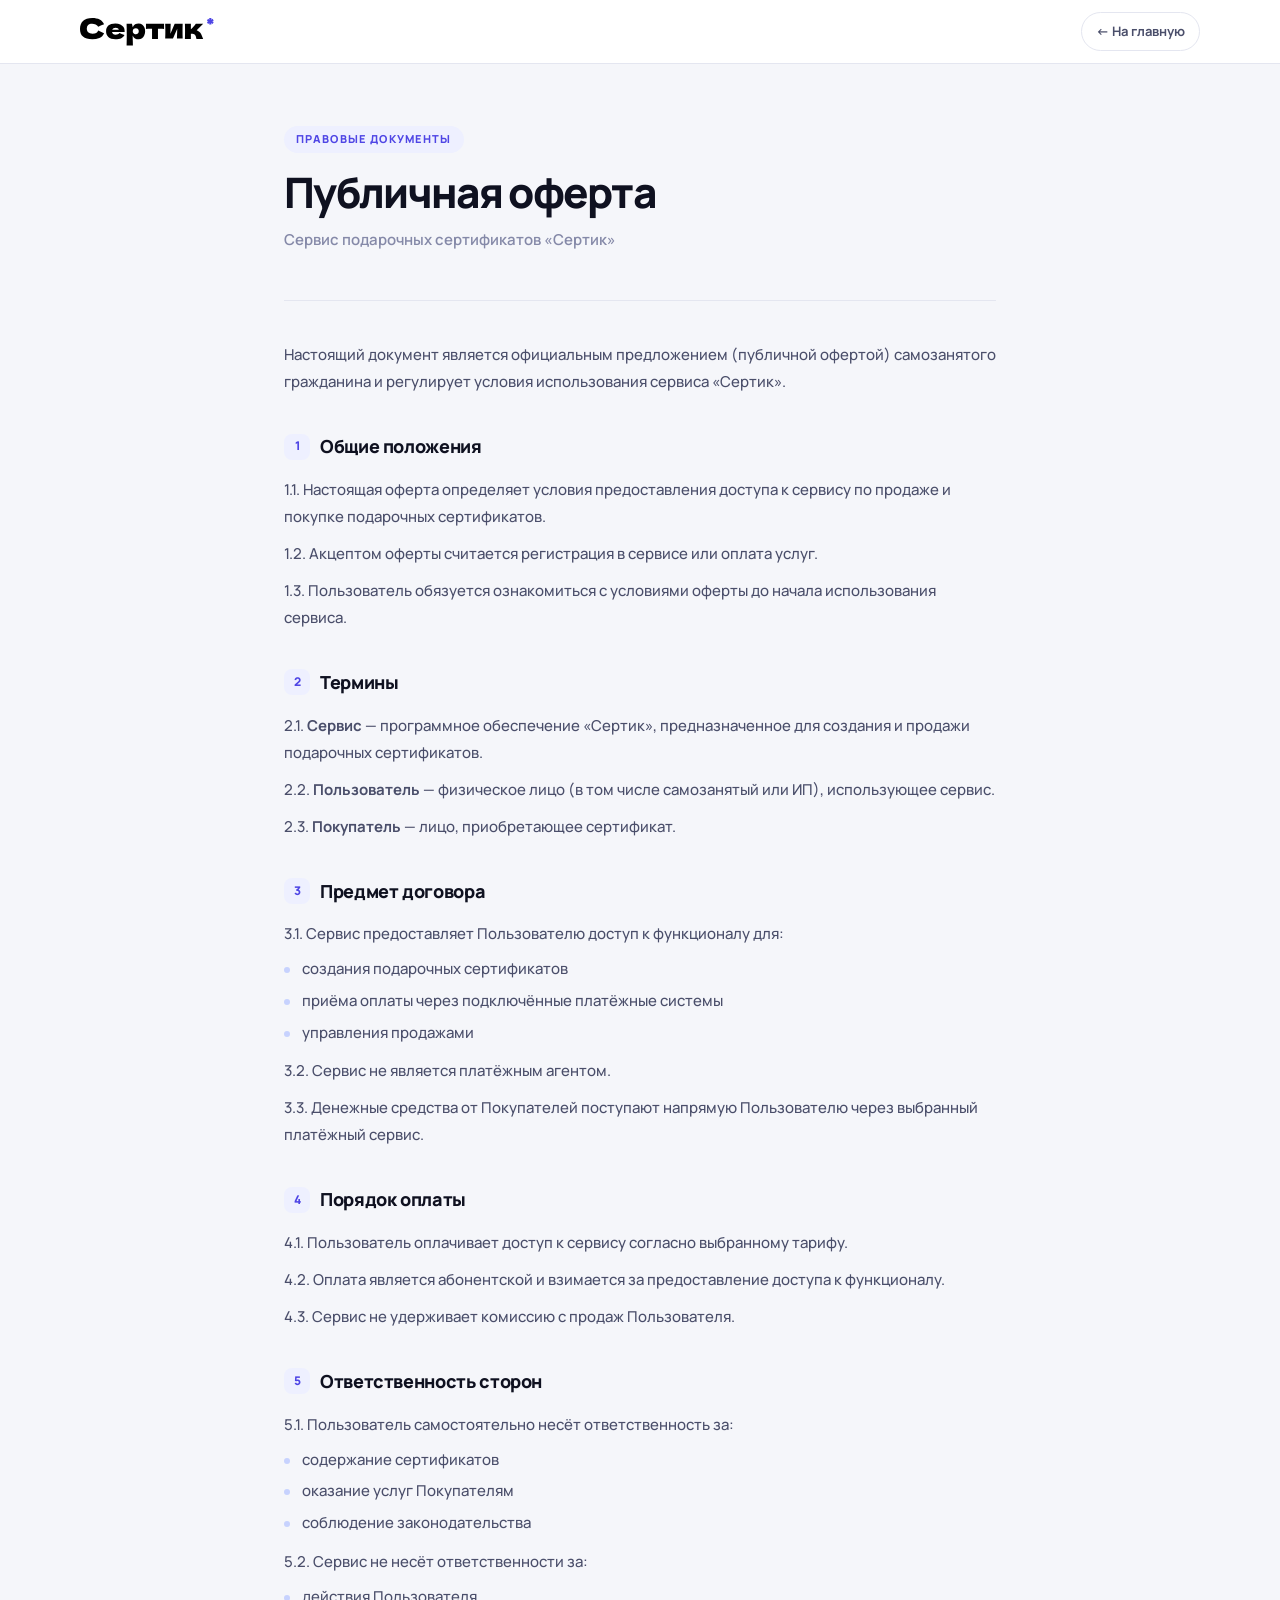
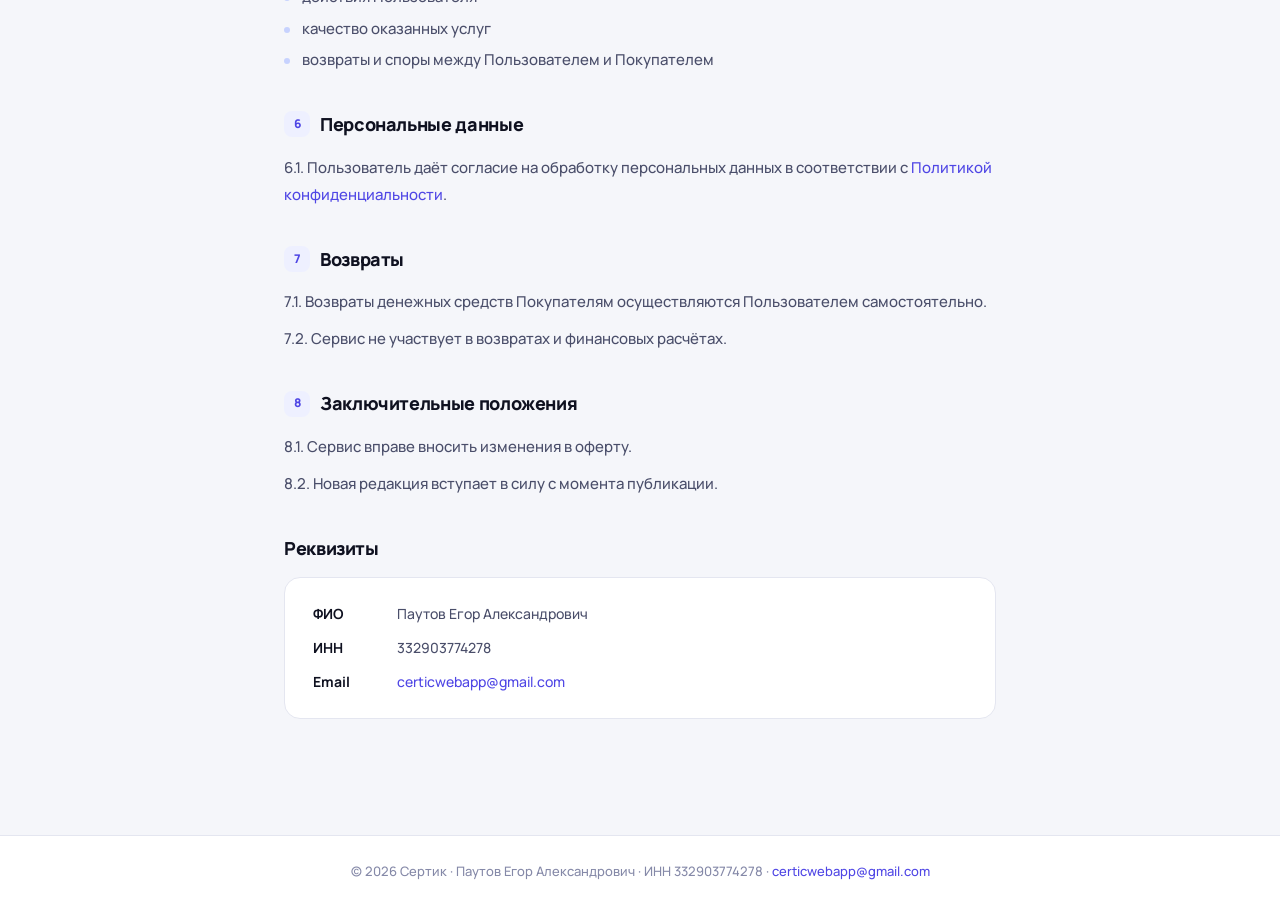
<file: offer.html>
<!DOCTYPE html>
<html lang="ru">
<head>
  <meta charset="UTF-8">
  <meta name="viewport" content="width=device-width, initial-scale=1.0">
  <title>Публичная оферта — Сертик</title>
  <link rel="icon" href="./images/favicon.svg" type="image/svg+xml">
  <link rel="preconnect" href="https://fonts.googleapis.com">
  <link rel="preconnect" href="https://fonts.gstatic.com" crossorigin>
  <link href="https://fonts.googleapis.com/css2?family=Manrope:wght@400;500;600;700;800;900&display=swap" rel="stylesheet">
  <style>
    *, *::before, *::after { box-sizing: border-box; margin: 0; padding: 0; }
    :root {
      --bg: #f5f6fa; --bg2: #eef0f8; --surface: #ffffff;
      --border: #e4e6f0; --ink: #0f1120; --ink2: #4a4e6a; --ink3: #8589a8;
      --accent: #4f46e5; --accent-h: #3730c4;
      --accent-light: #eef0ff; --accent-mid: #c7d2fe;
      --font: 'Manrope', sans-serif;
      --ease: cubic-bezier(0.4, 0, 0.2, 1);
    }
    html { scroll-behavior: smooth; }
    body {
      font-family: var(--font);
      background: var(--bg);
      color: var(--ink);
      line-height: 1.7;
      -webkit-font-smoothing: antialiased;
    }
    a { color: var(--accent); text-decoration: none; }
    a:hover { text-decoration: underline; }

    /* Header */
    .doc-header {
      background: var(--surface);
      border-bottom: 1px solid var(--border);
      padding: 0 24px;
      height: 64px;
      display: flex;
      align-items: center;
      position: sticky;
      top: 0;
      z-index: 10;
    }
    .doc-header-inner {
      max-width: 1120px;
      margin: 0 auto;
      width: 100%;
      display: flex;
      align-items: center;
      justify-content: space-between;
    }
    .doc-logo {
      display: flex; align-items: center; gap: 8px;
      text-decoration: none; color: var(--ink);
    }
    .doc-logo img { height: 28px; width: auto; }
    .doc-back {
      font-size: 13px; font-weight: 700;
      color: var(--ink2); text-decoration: none;
      display: flex; align-items: center; gap: 6px;
      padding: 7px 14px;
      border: 1.5px solid var(--border);
      border-radius: 50px;
      transition: all 0.2s var(--ease);
    }
    .doc-back:hover { border-color: var(--accent); color: var(--accent); background: var(--accent-light); text-decoration: none; }

    /* Content */
    .doc-wrap {
      max-width: 760px;
      margin: 0 auto;
      padding: 60px 24px 80px;
    }
    .doc-hero {
      margin-bottom: 48px;
    }
    .doc-label {
      display: inline-block;
      font-size: 11px; font-weight: 800;
      letter-spacing: 0.12em; text-transform: uppercase;
      color: var(--accent); background: var(--accent-light);
      padding: 4px 12px; border-radius: 50px;
      margin-bottom: 16px;
    }
    .doc-h1 {
      font-size: clamp(28px, 4vw, 42px);
      font-weight: 900; letter-spacing: -0.04em;
      color: var(--ink); line-height: 1.1;
      margin-bottom: 12px;
    }
    .doc-subtitle {
      font-size: 15px; color: var(--ink3); font-weight: 600;
    }

    /* Divider */
    .doc-divider {
      border: none; border-top: 1px solid var(--border);
      margin: 12px 0 40px;
    }

    /* Sections */
    .doc-section { margin-bottom: 36px; }
    .doc-h2 {
      font-size: 18px; font-weight: 800;
      color: var(--ink); letter-spacing: -0.02em;
      margin-bottom: 14px;
      display: flex; align-items: center; gap: 10px;
    }
    .doc-num {
      display: inline-flex; align-items: center; justify-content: center;
      width: 26px; height: 26px; flex-shrink: 0;
      background: var(--accent-light); color: var(--accent);
      border-radius: 8px; font-size: 12px; font-weight: 900;
    }
    .doc-p {
      font-size: 15px; color: var(--ink2);
      line-height: 1.8; margin-bottom: 10px; font-weight: 500;
    }
    .doc-list {
      list-style: none; padding: 0;
      margin: 8px 0 12px;
      display: flex; flex-direction: column; gap: 7px;
    }
    .doc-list li {
      font-size: 15px; color: var(--ink2); font-weight: 500;
      padding-left: 18px; position: relative; line-height: 1.65;
    }
    .doc-list li::before {
      content: '';
      position: absolute; left: 0; top: 10px;
      width: 6px; height: 6px;
      background: var(--accent-mid); border-radius: 50%;
    }

    /* Реквизиты блок */
    .req-card {
      background: var(--surface);
      border: 1.5px solid var(--border);
      border-radius: 16px;
      padding: 24px 28px;
      margin: 14px 0;
      display: flex; flex-direction: column; gap: 10px;
    }
    .req-row {
      display: flex; gap: 12px;
      font-size: 14px; color: var(--ink2); font-weight: 500;
    }
    .req-row strong {
      color: var(--ink); font-weight: 700;
      min-width: 72px; flex-shrink: 0;
    }

    /* Footer */
    .doc-footer {
      background: var(--surface);
      border-top: 1px solid var(--border);
      padding: 24px;
      text-align: center;
      font-size: 13px; color: var(--ink3); font-weight: 500;
    }

    @media (max-width: 600px) {
      .doc-wrap { padding: 40px 16px 60px; }
      .doc-h1 { font-size: 26px; }
    }
  </style>
</head>
<body>

<header class="doc-header">
  <div class="doc-header-inner">
    <a href="/" class="doc-logo">
      <img src="./images/logo.svg" alt="Сертик">
    </a>
    <a href="/" class="doc-back">← На главную</a>
  </div>
</header>

<div class="doc-wrap">
  <div class="doc-hero">
    <div class="doc-label">правовые документы</div>
    <h1 class="doc-h1">Публичная оферта</h1>
    <p class="doc-subtitle">Сервис подарочных сертификатов «Сертик»</p>
  </div>
  <hr class="doc-divider">

  <div class="doc-section">
    <p class="doc-p">Настоящий документ является официальным предложением (публичной офертой) самозанятого гражданина и регулирует условия использования сервиса «Сертик».</p>
  </div>

  <div class="doc-section">
    <h2 class="doc-h2"><span class="doc-num">1</span> Общие положения</h2>
    <p class="doc-p">1.1. Настоящая оферта определяет условия предоставления доступа к сервису по продаже и покупке подарочных сертификатов.</p>
    <p class="doc-p">1.2. Акцептом оферты считается регистрация в сервисе или оплата услуг.</p>
    <p class="doc-p">1.3. Пользователь обязуется ознакомиться с условиями оферты до начала использования сервиса.</p>
  </div>

  <div class="doc-section">
    <h2 class="doc-h2"><span class="doc-num">2</span> Термины</h2>
    <p class="doc-p">2.1. <strong>Сервис</strong> — программное обеспечение «Сертик», предназначенное для создания и продажи подарочных сертификатов.</p>
    <p class="doc-p">2.2. <strong>Пользователь</strong> — физическое лицо (в том числе самозанятый или ИП), использующее сервис.</p>
    <p class="doc-p">2.3. <strong>Покупатель</strong> — лицо, приобретающее сертификат.</p>
  </div>

  <div class="doc-section">
    <h2 class="doc-h2"><span class="doc-num">3</span> Предмет договора</h2>
    <p class="doc-p">3.1. Сервис предоставляет Пользователю доступ к функционалу для:</p>
    <ul class="doc-list">
      <li>создания подарочных сертификатов</li>
      <li>приёма оплаты через подключённые платёжные системы</li>
      <li>управления продажами</li>
    </ul>
    <p class="doc-p">3.2. Сервис не является платёжным агентом.</p>
    <p class="doc-p">3.3. Денежные средства от Покупателей поступают напрямую Пользователю через выбранный платёжный сервис.</p>
  </div>

  <div class="doc-section">
    <h2 class="doc-h2"><span class="doc-num">4</span> Порядок оплаты</h2>
    <p class="doc-p">4.1. Пользователь оплачивает доступ к сервису согласно выбранному тарифу.</p>
    <p class="doc-p">4.2. Оплата является абонентской и взимается за предоставление доступа к функционалу.</p>
    <p class="doc-p">4.3. Сервис не удерживает комиссию с продаж Пользователя.</p>
  </div>

  <div class="doc-section">
    <h2 class="doc-h2"><span class="doc-num">5</span> Ответственность сторон</h2>
    <p class="doc-p">5.1. Пользователь самостоятельно несёт ответственность за:</p>
    <ul class="doc-list">
      <li>содержание сертификатов</li>
      <li>оказание услуг Покупателям</li>
      <li>соблюдение законодательства</li>
    </ul>
    <p class="doc-p">5.2. Сервис не несёт ответственности за:</p>
    <ul class="doc-list">
      <li>действия Пользователя</li>
      <li>качество оказанных услуг</li>
      <li>возвраты и споры между Пользователем и Покупателем</li>
    </ul>
  </div>

  <div class="doc-section">
    <h2 class="doc-h2"><span class="doc-num">6</span> Персональные данные</h2>
    <p class="doc-p">6.1. Пользователь даёт согласие на обработку персональных данных в соответствии с <a href="./privacy.html">Политикой конфиденциальности</a>.</p>
  </div>

  <div class="doc-section">
    <h2 class="doc-h2"><span class="doc-num">7</span> Возвраты</h2>
    <p class="doc-p">7.1. Возвраты денежных средств Покупателям осуществляются Пользователем самостоятельно.</p>
    <p class="doc-p">7.2. Сервис не участвует в возвратах и финансовых расчётах.</p>
  </div>

  <div class="doc-section">
    <h2 class="doc-h2"><span class="doc-num">8</span> Заключительные положения</h2>
    <p class="doc-p">8.1. Сервис вправе вносить изменения в оферту.</p>
    <p class="doc-p">8.2. Новая редакция вступает в силу с момента публикации.</p>
  </div>

  <div class="doc-section">
    <h2 class="doc-h2">Реквизиты</h2>
    <div class="req-card">
      <div class="req-row"><strong>ФИО</strong> Паутов Егор Александрович</div>
      <div class="req-row"><strong>ИНН</strong> 332903774278</div>
      <div class="req-row"><strong>Email</strong> <a href="mailto:certicwebapp@gmail.com">certicwebapp@gmail.com</a></div>
    </div>
  </div>

</div>

<footer class="doc-footer">
  © 2026 Сертик · Паутов Егор Александрович · ИНН 332903774278 ·
  <a href="mailto:certicwebapp@gmail.com">certicwebapp@gmail.com</a>
</footer>

</body>
</html>
</file>
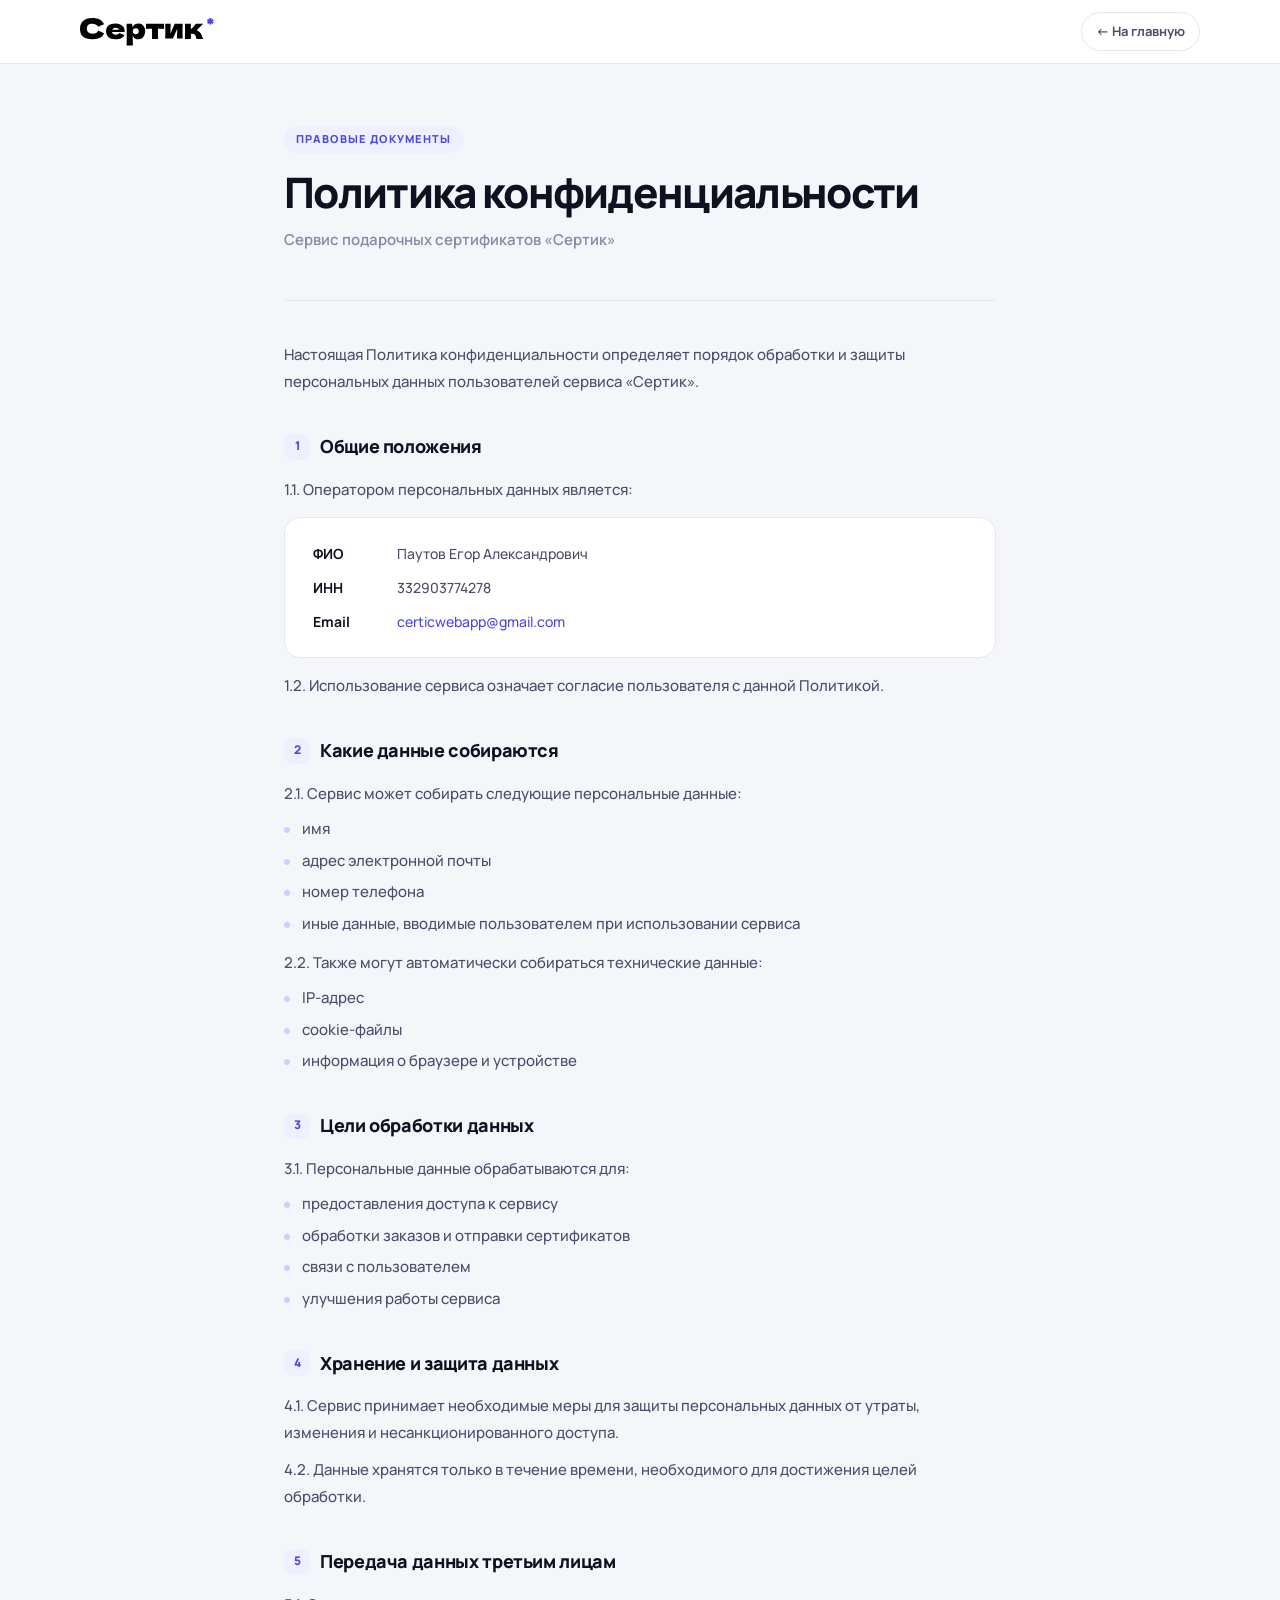
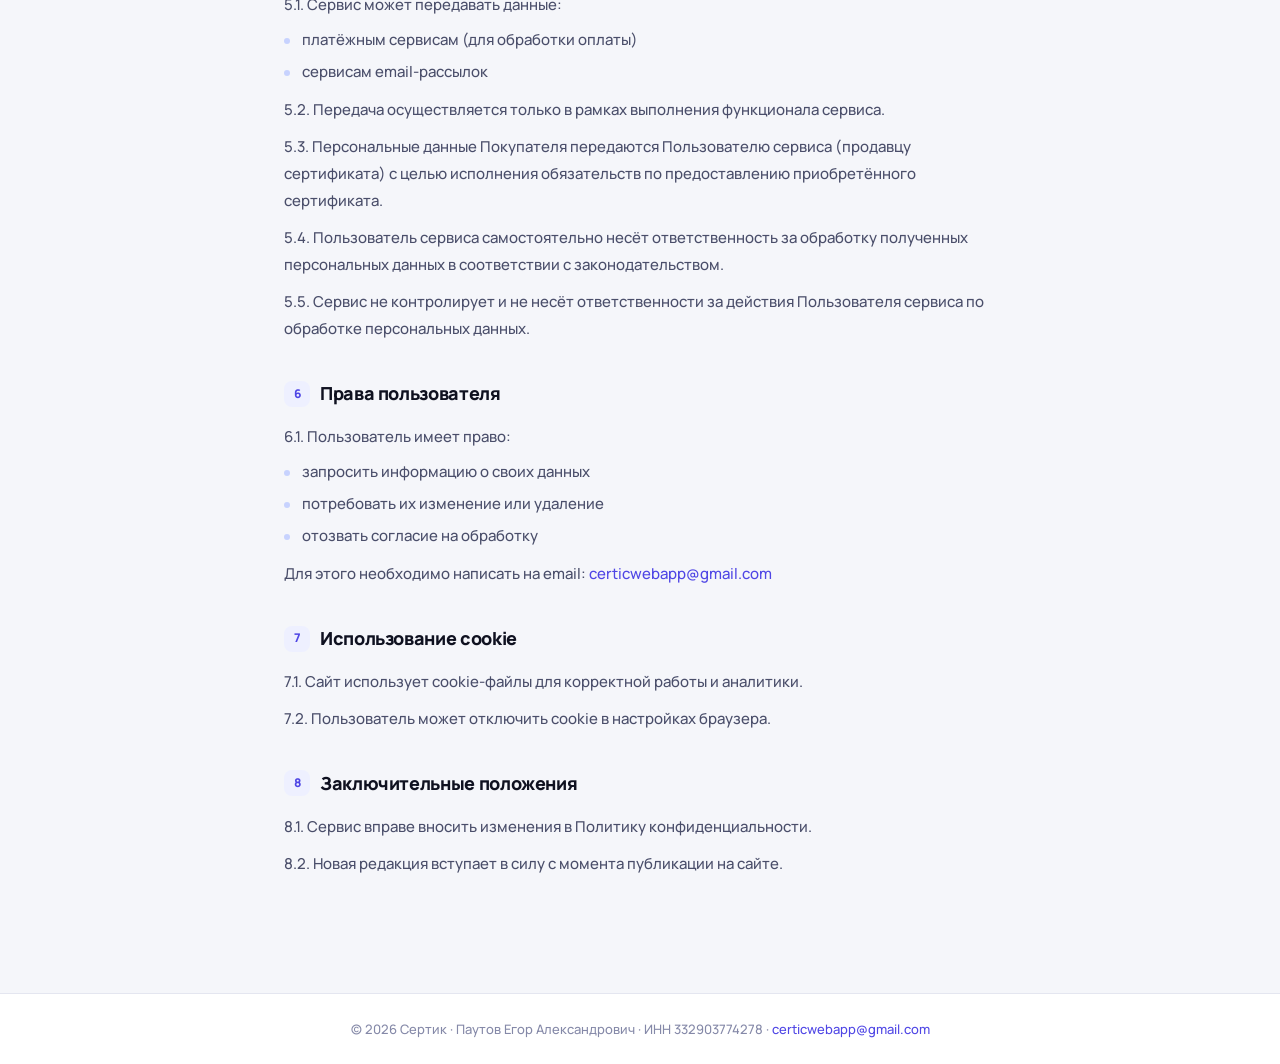
<file: privacy.html>
<!DOCTYPE html>
<html lang="ru">
<head>
  <meta charset="UTF-8">
  <meta name="viewport" content="width=device-width, initial-scale=1.0">
  <title>Политика конфиденциальности — Сертик</title>
  <link rel="icon" href="./images/favicon.svg" type="image/svg+xml">
  <link rel="preconnect" href="https://fonts.googleapis.com">
  <link rel="preconnect" href="https://fonts.gstatic.com" crossorigin>
  <link href="https://fonts.googleapis.com/css2?family=Manrope:wght@400;500;600;700;800;900&display=swap" rel="stylesheet">
  <style>
    *, *::before, *::after { box-sizing: border-box; margin: 0; padding: 0; }
    :root {
      --bg: #f5f6fa; --bg2: #eef0f8; --surface: #ffffff;
      --border: #e4e6f0; --ink: #0f1120; --ink2: #4a4e6a; --ink3: #8589a8;
      --accent: #4f46e5; --accent-h: #3730c4;
      --accent-light: #eef0ff; --accent-mid: #c7d2fe;
      --font: 'Manrope', sans-serif;
      --ease: cubic-bezier(0.4, 0, 0.2, 1);
    }
    html { scroll-behavior: smooth; }
    body {
      font-family: var(--font);
      background: var(--bg);
      color: var(--ink);
      line-height: 1.7;
      -webkit-font-smoothing: antialiased;
    }
    a { color: var(--accent); text-decoration: none; }
    a:hover { text-decoration: underline; }

    /* Header */
    .doc-header {
      background: var(--surface);
      border-bottom: 1px solid var(--border);
      padding: 0 24px;
      height: 64px;
      display: flex;
      align-items: center;
      position: sticky;
      top: 0;
      z-index: 10;
    }
    .doc-header-inner {
      max-width: 1120px;
      margin: 0 auto;
      width: 100%;
      display: flex;
      align-items: center;
      justify-content: space-between;
    }
    .doc-logo {
      display: flex; align-items: center; gap: 8px;
      text-decoration: none; color: var(--ink);
    }
    .doc-logo img { height: 28px; width: auto; }
    .doc-back {
      font-size: 13px; font-weight: 700;
      color: var(--ink2); text-decoration: none;
      display: flex; align-items: center; gap: 6px;
      padding: 7px 14px;
      border: 1.5px solid var(--border);
      border-radius: 50px;
      transition: all 0.2s var(--ease);
    }
    .doc-back:hover { border-color: var(--accent); color: var(--accent); background: var(--accent-light); text-decoration: none; }

    /* Content */
    .doc-wrap {
      max-width: 760px;
      margin: 0 auto;
      padding: 60px 24px 80px;
    }
    .doc-hero {
      margin-bottom: 48px;
    }
    .doc-label {
      display: inline-block;
      font-size: 11px; font-weight: 800;
      letter-spacing: 0.12em; text-transform: uppercase;
      color: var(--accent); background: var(--accent-light);
      padding: 4px 12px; border-radius: 50px;
      margin-bottom: 16px;
    }
    .doc-h1 {
      font-size: clamp(28px, 4vw, 42px);
      font-weight: 900; letter-spacing: -0.04em;
      color: var(--ink); line-height: 1.1;
      margin-bottom: 12px;
    }
    .doc-subtitle {
      font-size: 15px; color: var(--ink3); font-weight: 600;
    }

    /* Divider */
    .doc-divider {
      border: none; border-top: 1px solid var(--border);
      margin: 12px 0 40px;
    }

    /* Sections */
    .doc-section { margin-bottom: 36px; }
    .doc-h2 {
      font-size: 18px; font-weight: 800;
      color: var(--ink); letter-spacing: -0.02em;
      margin-bottom: 14px;
      display: flex; align-items: center; gap: 10px;
    }
    .doc-num {
      display: inline-flex; align-items: center; justify-content: center;
      width: 26px; height: 26px; flex-shrink: 0;
      background: var(--accent-light); color: var(--accent);
      border-radius: 8px; font-size: 12px; font-weight: 900;
    }
    .doc-p {
      font-size: 15px; color: var(--ink2);
      line-height: 1.8; margin-bottom: 10px; font-weight: 500;
    }
    .doc-list {
      list-style: none; padding: 0;
      margin: 8px 0 12px;
      display: flex; flex-direction: column; gap: 7px;
    }
    .doc-list li {
      font-size: 15px; color: var(--ink2); font-weight: 500;
      padding-left: 18px; position: relative; line-height: 1.65;
    }
    .doc-list li::before {
      content: '';
      position: absolute; left: 0; top: 10px;
      width: 6px; height: 6px;
      background: var(--accent-mid); border-radius: 50%;
    }

    /* Реквизиты блок */
    .req-card {
      background: var(--surface);
      border: 1.5px solid var(--border);
      border-radius: 16px;
      padding: 24px 28px;
      margin: 14px 0;
      display: flex; flex-direction: column; gap: 10px;
    }
    .req-row {
      display: flex; gap: 12px;
      font-size: 14px; color: var(--ink2); font-weight: 500;
    }
    .req-row strong {
      color: var(--ink); font-weight: 700;
      min-width: 72px; flex-shrink: 0;
    }

    /* Footer */
    .doc-footer {
      background: var(--surface);
      border-top: 1px solid var(--border);
      padding: 24px;
      text-align: center;
      font-size: 13px; color: var(--ink3); font-weight: 500;
    }

    @media (max-width: 600px) {
      .doc-wrap { padding: 40px 16px 60px; }
      .doc-h1 { font-size: 26px; }
    }
  </style>
</head>
<body>

<header class="doc-header">
  <div class="doc-header-inner">
    <a href="/" class="doc-logo">
      <img src="./images/logo.svg" alt="Сертик">
    </a>
    <a href="/" class="doc-back">← На главную</a>
  </div>
</header>

<div class="doc-wrap">
  <div class="doc-hero">
    <div class="doc-label">правовые документы</div>
    <h1 class="doc-h1">Политика конфиденциальности</h1>
    <p class="doc-subtitle">Сервис подарочных сертификатов «Сертик»</p>
  </div>
  <hr class="doc-divider">

  <div class="doc-section">
    <p class="doc-p">Настоящая Политика конфиденциальности определяет порядок обработки и защиты персональных данных пользователей сервиса «Сертик».</p>
  </div>

  <div class="doc-section">
    <h2 class="doc-h2"><span class="doc-num">1</span> Общие положения</h2>
    <p class="doc-p">1.1. Оператором персональных данных является:</p>
    <div class="req-card">
      <div class="req-row"><strong>ФИО</strong> Паутов Егор Александрович</div>
      <div class="req-row"><strong>ИНН</strong> 332903774278</div>
      <div class="req-row"><strong>Email</strong> <a href="mailto:certicwebapp@gmail.com">certicwebapp@gmail.com</a></div>
    </div>
    <p class="doc-p">1.2. Использование сервиса означает согласие пользователя с данной Политикой.</p>
  </div>

  <div class="doc-section">
    <h2 class="doc-h2"><span class="doc-num">2</span> Какие данные собираются</h2>
    <p class="doc-p">2.1. Сервис может собирать следующие персональные данные:</p>
    <ul class="doc-list">
      <li>имя</li>
      <li>адрес электронной почты</li>
      <li>номер телефона</li>
      <li>иные данные, вводимые пользователем при использовании сервиса</li>
    </ul>
    <p class="doc-p">2.2. Также могут автоматически собираться технические данные:</p>
    <ul class="doc-list">
      <li>IP-адрес</li>
      <li>cookie-файлы</li>
      <li>информация о браузере и устройстве</li>
    </ul>
  </div>

  <div class="doc-section">
    <h2 class="doc-h2"><span class="doc-num">3</span> Цели обработки данных</h2>
    <p class="doc-p">3.1. Персональные данные обрабатываются для:</p>
    <ul class="doc-list">
      <li>предоставления доступа к сервису</li>
      <li>обработки заказов и отправки сертификатов</li>
      <li>связи с пользователем</li>
      <li>улучшения работы сервиса</li>
    </ul>
  </div>

  <div class="doc-section">
    <h2 class="doc-h2"><span class="doc-num">4</span> Хранение и защита данных</h2>
    <p class="doc-p">4.1. Сервис принимает необходимые меры для защиты персональных данных от утраты, изменения и несанкционированного доступа.</p>
    <p class="doc-p">4.2. Данные хранятся только в течение времени, необходимого для достижения целей обработки.</p>
  </div>

  <div class="doc-section">
    <h2 class="doc-h2"><span class="doc-num">5</span> Передача данных третьим лицам</h2>
    <p class="doc-p">5.1. Сервис может передавать данные:</p>
    <ul class="doc-list">
      <li>платёжным сервисам (для обработки оплаты)</li>
      <li>сервисам email-рассылок</li>
    </ul>
    <p class="doc-p">5.2. Передача осуществляется только в рамках выполнения функционала сервиса.</p>
    <p class="doc-p">5.3. Персональные данные Покупателя передаются Пользователю сервиса (продавцу сертификата) с целью исполнения обязательств по предоставлению приобретённого сертификата.</p>
    <p class="doc-p">5.4. Пользователь сервиса самостоятельно несёт ответственность за обработку полученных персональных данных в соответствии с законодательством.</p>
    <p class="doc-p">5.5. Сервис не контролирует и не несёт ответственности за действия Пользователя сервиса по обработке персональных данных.</p>
  </div>

  <div class="doc-section">
    <h2 class="doc-h2"><span class="doc-num">6</span> Права пользователя</h2>
    <p class="doc-p">6.1. Пользователь имеет право:</p>
    <ul class="doc-list">
      <li>запросить информацию о своих данных</li>
      <li>потребовать их изменение или удаление</li>
      <li>отозвать согласие на обработку</li>
    </ul>
    <p class="doc-p">Для этого необходимо написать на email: <a href="mailto:certicwebapp@gmail.com">certicwebapp@gmail.com</a></p>
  </div>

  <div class="doc-section">
    <h2 class="doc-h2"><span class="doc-num">7</span> Использование cookie</h2>
    <p class="doc-p">7.1. Сайт использует cookie-файлы для корректной работы и аналитики.</p>
    <p class="doc-p">7.2. Пользователь может отключить cookie в настройках браузера.</p>
  </div>

  <div class="doc-section">
    <h2 class="doc-h2"><span class="doc-num">8</span> Заключительные положения</h2>
    <p class="doc-p">8.1. Сервис вправе вносить изменения в Политику конфиденциальности.</p>
    <p class="doc-p">8.2. Новая редакция вступает в силу с момента публикации на сайте.</p>
  </div>

</div>

<footer class="doc-footer">
  © 2026 Сертик · Паутов Егор Александрович · ИНН 332903774278 ·
  <a href="mailto:certicwebapp@gmail.com">certicwebapp@gmail.com</a>
</footer>

</body>
</html>
</file>
<file: style.css>
/**
  Нормализация блочной модели
 */
*,
::before,
::after {
  box-sizing: border-box;
}

/**
  Убираем внутренние отступы слева тегам списков,
  у которых есть атрибут class
 */
:where(ul, ol):where([class]) {
  padding-left: 0;
}

/**
  Убираем внешние отступы body и двум другим тегам,
  у которых есть атрибут class
 */
body,
:where(blockquote, figure, fieldset):where([class]) {
  margin: 0;
}

/**
  Убираем внешние отступы вертикали нужным тегам,
  у которых есть атрибут class
 */
:where(
  h1,
  h2,
  h3,
  h4,
  h5,
  h6,
  p,
  ul,
  ol,
  dl
):where([class]) {
  margin-block: 0;
}

:where(dd[class]) {
  margin-left: 0;
}

:where(fieldset[class]) {
  padding: 0;
  border: none;
}

/**
  Убираем стандартный маркер маркированному списку,
  у которого есть атрибут class
 */
:where(ul[class]) {
  list-style: none;
}

:where(address[class]) {
  font-style: normal;
}

/**
  Обнуляем вертикальные внешние отступы параграфа,
  объявляем локальную переменную для внешнего отступа вниз,
  чтобы избежать взаимодействие с более сложным селектором
 */
p {
  --paragraphMarginBottom: 24px;

  margin-block: 0;
}

/**
  Внешний отступ вниз для параграфа без атрибута class,
  который расположен не последним среди своих соседних элементов
 */
p:where(:not([class]):not(:last-child)) {
  margin-bottom: var(--paragraphMarginBottom);
}


/**
  Упрощаем работу с изображениями и видео
 */
img,
video {
  display: block;
  max-width: 100%;
  height: auto;
}

/**
  Наследуем свойства шрифт для полей ввода
 */
input,
textarea,
select,
button {
  font: inherit;
}

html {
  /**
    Пригодится в большинстве ситуаций
    (когда, например, нужно будет "прижать" футер к низу сайта)
   */
  height: 100%;
  /**
    Убираем скачок интерфейса по горизонтали
    при появлении / исчезновении скроллбара
   */
  scrollbar-gutter: stable;
  /**
    Плавный скролл
   */
  scroll-behavior: smooth;
}

body {
  /**
    Пригодится в большинстве ситуаций
    (когда, например, нужно будет "прижать" футер к низу сайта)
   */
  min-height: 100%;
  /**
    Унифицированный интерлиньяж
   */
  line-height: 1.5;
}

/**
  Нормализация высоты элемента ссылки при его инспектировании в DevTools
 */
a:where([class]) {
  display: inline-flex;
}

/**
  Курсор-рука при наведении на элемент
 */
button,
label {
  cursor: pointer;
}

/**
  Убирает серую подсветку при тапе на мобильных устройствах (iOS/Android)
 */
button {
  -webkit-tap-highlight-color: transparent;
}

/**
  Приводим к единому цвету svg-элементы
  (за исключением тех, у которых уже указан
  атрибут fill со значением 'none' или начинается с 'url')
 */
:where([fill]:not(
  [fill="none"],
  [fill^="url"]
)) {
  fill: currentColor;
}

/**
  Приводим к единому цвету svg-элементы
  (за исключением тех, у которых уже указан
  атрибут stroke со значением 'none')
 */
:where([stroke]:not(
  [stroke="none"],
  [stroke^="url"]
)) {
  stroke: currentColor;
}

/**
  Чиним баг задержки смены цвета при взаимодействии с svg-элементами
 */
svg * {
  transition-property: fill, stroke;
}

/**
  Приведение рамок таблиц в классический 'collapse' вид
 */
:where(table) {
  border-collapse: collapse;
  border-color: currentColor;
}

/**
  Удаляем все анимации и переходы для людей,
  которые предпочитают их не использовать
 */
@media (prefers-reduced-motion: reduce) {
  *,
  ::before,
  ::after {
    animation-duration: 0.01ms !important;
    animation-iteration-count: 1 !important;
    transition-duration: 0.01ms !important;
    scroll-behavior: auto !important;
  }
}

/* ── RESET ─────────────────────────────────── */
*, *::before, *::after { box-sizing: border-box; margin: 0; padding: 0; }

:root {
  /* Light theme inspired by Tochka */
  --white: #ffffff;
  --bg: #f5f6fa;
  --bg2: #eef0f8;
  --surface: #ffffff;
  --border: #e4e6f0;
  --border-strong: #d0d3e8;

  --ink: #0f1120;
  --ink2: #4a4e6a;
  --ink3: #8589a8;

  --accent: #4f46e5;       /* indigo — primary */
  --accent-h: #3730c4;
  --accent-light: #eef0ff;
  --accent-mid: #c7d2fe;

  --green: #16a34a;
  --green-bg: #dcfce7;
  --orange: #ea580c;
  --orange-bg: #fff7ed;
  --coral: #f87171;

  --radius: 16px;
  --radius-sm: 10px;
  --radius-lg: 24px;
  --header-h: 64px;

  --font: 'Manrope', sans-serif;
  --ease: cubic-bezier(0.4, 0, 0.2, 1);
  --dur: 0.25s;
}

html { scroll-behavior: smooth; font-size: 18px; }
body {
  font-family: var(--font);
  background: var(--bg);
  color: var(--ink);
  line-height: 1.6;
  overflow-x: hidden;
  -webkit-font-smoothing: antialiased;
}
a { text-decoration: none; color: inherit; }
button { font-family: var(--font); cursor: pointer; border: none; background: none; }

.container {
  width: 100%;
  max-width: 1120px;
  margin: 0 auto;
  padding: 0 24px;
}

/* ── BUTTONS ───────────────────────────────── */
.btn {
  display: inline-flex;
  align-items: center;
  gap: 8px;
  border-radius: 50px;
  font-weight: 700;
  font-family: var(--font);
  transition: all var(--dur) var(--ease);
  white-space: nowrap;
  line-height: 1;
}
.btn--primary {
  background: var(--accent);
  color: #fff;
  padding: 14px 28px;
  font-size: 15px;
  box-shadow: 0 2px 12px rgba(79,70,229,0.25);
}
.btn--primary:hover { background: var(--accent-h); transform: translateY(-2px); box-shadow: 0 8px 24px rgba(79,70,229,0.3); }
.btn--primary:active { transform: translateY(0); }

.btn--outline {
  background: var(--white);
  color: var(--ink);
  padding: 14px 28px;
  font-size: 15px;
  border: 2px solid var(--border-strong);
}
.btn--outline:hover { border-color: var(--accent); color: var(--accent); background: var(--accent-light); }

.btn--ghost {
  background: var(--white);
  color: var(--ink);
  padding: 14px 28px;
  font-size: 15px;
  border: 2px solid rgba(255,255,255,0.3);
  box-shadow: 0 4px 24px rgba(15,17,32,0.08);
}
.btn--ghost:hover { background: rgba(255,255,255,0.25); }

.btn--sm { padding: 10px 18px; font-size: 14px; }
.btn--xl { padding: 18px 36px; font-size: 16px; }
.btn--full { width: 100%; justify-content: center; }

/* ── HEADER ────────────────────────────────── */
.header {
  position: fixed;
  top: 0; left: 0; right: 0;
  z-index: 200;
  height: var(--header-h);
  background: rgba(255,255,255,0.9);
  backdrop-filter: blur(20px);
  -webkit-backdrop-filter: blur(20px);
  border-bottom: 1px solid var(--border);
  transition: box-shadow var(--dur) var(--ease);
}
.header.scrolled { box-shadow: 0 4px 24px rgba(15,17,32,0.08); }
.header__inner {
  height: 100%;
  display: flex;
  align-items: center;
  justify-content: space-between;
}

.logo {
  display: flex;
  align-items: center;
  gap: 8px;
}
/* Хедер и футер — высота совпадает с бывшим logo__text (20px) */
.logo__img--header {
  height: 26px;
  width: auto;
  display: block;
}
/* Hero h1 — масштаб под clamp(64px..120px), логотип занимает строку */
.logo__img--hero {
  height: clamp(63px, 13vw, 100px);
  width: auto;
  display: block;
  margin-bottom: 0px;
}
/* Футер — чуть меньше хедера */
.logo__img--footer {
  margin-bottom: 5px;
  margin-top: 16px;
  height: 18px;
  width: auto;
  display: block;
}
.logo__mark {
  width: 36px; height: 36px;
  background: var(--accent);
  color: #fff;
  border-radius: 10px;
  display: flex;
  align-items: center;
  justify-content: center;
  font-weight: 900;
  font-size: 18px;
  flex-shrink: 0;
}
.logo__text {
  font-size: 20px;
  font-weight: 900;
  color: var(--ink);
  letter-spacing: -0.5px;
}
.logo__text sup { color: var(--accent); font-size: 12px; vertical-align: super; }

.nav { display: flex; align-items: center; gap: 4px; }
.nav__link {
  padding: 8px 14px;
  font-size: 15px;
  font-weight: 600;
  color: var(--ink2);
  border-radius: 8px;
  transition: all var(--dur) var(--ease);
}

.nav a:last-child{
  margin-left: 33px;
}
.nav__link:hover,
.nav__link.active { color: var(--accent); background: var(--accent-light); }

.burger {
  display: none;
  flex-direction: column;
  gap: 5px;
  padding: 8px;
  background: none;
  border: none;
}
.burger span {
  display: block;
  width: 22px; height: 2px;
  background: var(--ink);
  border-radius: 2px;
  transition: all var(--dur) var(--ease);
}
.burger.open span:nth-child(1) { transform: translateY(7px) rotate(45deg); }
.burger.open span:nth-child(2) { opacity: 0; }
.burger.open span:nth-child(3) { transform: translateY(-7px) rotate(-45deg); }


/* ── MENU BLUR OVERLAY ── */
.menu-overlay {
  display: none;
  position: fixed;
  inset: 0;
  z-index: 90;
  background: rgba(15,17,32,0.35);
  backdrop-filter: blur(4px);
  -webkit-backdrop-filter: blur(4px);
  opacity: 0;
  transition: opacity 0.25s var(--ease);
}
.menu-overlay.open {
  display: block;
}
.menu-overlay.visible {
  opacity: 1;
}
.mobile-menu {
  display: none;
  flex-direction: column;
  padding: 8px 16px 20px;
  background: var(--white);
  border-top: 1px solid var(--border);
  gap: 2px;
  position: relative;
  z-index: 100;
}
.mobile-menu.open { display: flex; }
.mobile-link {
  padding: 14px 16px;
  font-size: 16px;
  font-weight: 600;
  color: var(--ink2);
  border-radius: var(--radius-sm);
  transition: all var(--dur) var(--ease);
}
.mobile-link:hover { background: var(--bg); color: var(--accent); }
.mobile-cta { margin-top: 12px; justify-content: center; }

/* ── SECTION HEADER ─────────────────────────── */
.sh { text-align: center; margin-bottom: 56px; }
.sh__label {
  display: inline-block;
  font-size: 12px;
  font-weight: 800;
  letter-spacing: 0.12em;
  text-transform: uppercase;
  color: var(--accent);
  background: var(--accent-light);
  padding: 5px 14px;
  border-radius: 50px;
  margin-bottom: 24px;
}
.sh__title {
  font-size: clamp(30px, 4.5vw, 52px);
  font-weight: 900;
  letter-spacing: -0.03em;
  line-height: 1.1;
  color: var(--ink);
}
.sh__sub { margin-top: 14px; font-size: 20px; color: var(--ink2); }

.sh__sub_hero{
  margin-bottom: 55px; font-size: 20px; color: var(--ink2);}
  .sh__sub_benefits{
    font-weight: 600;
    margin-top: 0px;
   text-align: center;
    font-size: 20px; color: var(--ink2);

  }

/* ── HERO ──────────────────────────────────── */
.hero {
  position: sticky;
  top: 0;
  min-height: 100vh;
  display: flex;
  align-items: center;
  padding-top: calc(var(--header-h) + 80px);
  padding-bottom: 80px;
  background: linear-gradient(160deg, #f0f2ff 0%, #faf8ff 50%, #f0f9ff 100%);
  overflow: hidden;
  z-index: 1;
}

.hero__decor { position: absolute; inset: 0; pointer-events: none;  }
.hd-circle {
  position: absolute;
  border-radius: 50%;
}
.hd-circle--1 {
  width: 700px; height: 700px;
  background: radial-gradient(circle, rgba(79,70,229,0.08) 0%, transparent 65%);
  top: -200px; right: -150px;
}
.hd-circle--2 {
  width: 400px; height: 400px;
  background: radial-gradient(circle, rgba(34,197,94,0.06) 0%, transparent 65%);
  bottom: -100px; left: 5%;
}
.hd-dots {
  position: absolute;
  inset: 0;
  background-image: radial-gradient(rgba(79,70,229,0.18) 1.5px, transparent 1.5px);
  background-size: 28px 28px;
  mask-image: radial-gradient(ellipse 60% 60% at 80% 20%, black 0%, transparent 195%);
}

.hero__content { 
  justify-content: center;
  align-items: center;
  flex-direction: column;
  display: flex;
  position: relative;
  z-index: 2; 
  max-width: 680px;
  width: 100%;
  }
  .hero__content-main{
    display: flex;
    justify-content: center;
    align-items: center;
    flex-direction: column;
    width: 100%;
  }


.hero__h1 sup {
  color: var(--accent);
  font-size: 0.35em;
  vertical-align: super;
  margin-left: 0.35em;
}

.hero__note {
  font-size: clamp(32px, 4.5vw, 48px);
  font-family: 'Dela Gothic One', sans-serif;
  font-weight: 400;
  color: var(--ink);
  line-height: 1.123;
  max-width: 100%;
  width: 100%;
  padding: 0;
  margin-bottom: 25px;
  text-align: center;
  letter-spacing: -0.01em;
}
.hero__note-first { color: var(--accent); }
.hero__note em { color: var(--accent); font-style: normal; font-weight: 400; }

.hero__btns {
  display: flex;
  gap: 14px;
  flex-wrap: wrap;
  
}

/* ── HERO CHARACTERS ────────────────────────── */
.hero__chars {
  margin: 0 auto;
  max-width: 1500px;
  position: absolute;
  inset: 0;
  pointer-events: none;
  z-index: 3;
  overflow: hidden;
}

/* M character — top right */
.hchar--m {
  position: absolute;
  top: calc(var(--header-h) - 10px);
  right: 120px;
  width: clamp(170px, 23vw, 330px);
}

/* G character — bottom left */
.hchar--g {
  position: absolute;
  bottom: -190px;
  left: 143px;
  width: clamp(170px, 23vw, 330px);
}

/* Image stack */
.hchar {
  position: absolute;
  aspect-ratio: 1 / 1.5;
}

.hchar__img {
  position: absolute;
  top: 0; left: 0;
  width: 100%;
  height: auto;
  display: block;
  transition: opacity 0.45s ease;
}

.hchar__img--1 { opacity: 1; }
.hchar__img--2 { opacity: 0; }

/* When swapped */
.hchar--swapped .hchar__img--1 { opacity: 0; }
.hchar--swapped .hchar__img--2 { opacity: 1; }

/* Entrance animations */
.hchar--m {
  opacity: 0;
  transform: translate(40px, -20px);
  transition: opacity 0.6s ease 0.2s, transform 0.6s cubic-bezier(0.34, 1.4, 0.64, 1) 0.2s;
}
.hchar--g {
  opacity: 0;
  transform: translate(-30px, 30px);
  transition: opacity 0.6s ease 0.35s, transform 0.6s cubic-bezier(0.34, 1.4, 0.64, 1) 0.35s;
}
.hchar--m.visible,
.hchar--g.visible {
  opacity: 1;
  transform: translate(0, 0);
}

/* Parallax scroll — JS управляет transform и opacity напрямую */
/* После visible убираем transition чтобы JS-скролл был плавным через rAF */
.hchar--m.visible,
.hchar--g.visible {
  /* transition только для entrance, потом JS рулит */
}


/* ── BENEFITS ──────────────────────────────── */
.benefits {
  position: relative;
  z-index: 2;
  padding: 40px 0;
  background: var(--white);
  
}

.bento {
  margin-bottom: 45px;
  display: grid;
  grid-template-columns: repeat(3, 1fr);
  grid-template-rows: auto auto;
  gap: 16px;
}

.bcard {
  background: var(--bg);
  border: 1.5px solid var(--border);
  border-radius: var(--radius-lg);
  padding: 28px;
  transition: all var(--dur) var(--ease);
  position: relative;
  overflow: hidden;
}
.bcard:hover {
  border-color: var(--accent-mid);
  transform: translateY(-4px);
  box-shadow: 0 16px 48px rgba(79,70,229,0.08);
}
.bcard--lg {
  grid-column: span 2;
  display: flex;
  flex-direction: row;
  gap: 24px;
  align-items: stretch;
}
.bcard__lg-left {
  display: flex;
  flex-direction: column;
  flex: 1;
  min-width: 0;
}
/* Шапка: иконка + заголовок в одну строку */
.bcard__lg-header {
  display: flex;
  align-items: center;
  gap: 20px;
  margin-bottom: 12px;
}
.bcard__lg-header .bcard__tag {
  margin-bottom: 0;
  flex-shrink: 0;
}
.bcard__lg-header h3 {
  margin-bottom: 0;
}
.bcard--lg .bcard__visual {
  flex-shrink: 0;
  width: 42%;
  display: flex;
  align-items: flex-end;
  align-self: stretch;
}
.bcard--accent {
  background: linear-gradient(135deg, #4f46e5, #6366f1);
  border-color: transparent;
  color: white;
}

.bcard--accent h3, .bcard--accent p { color: white; }
.bcard--accent .bcard__tag { background: rgba(255,255,255,0.15); }

.bcard__tag {
  width: 52px; height: 52px;
  background: var(--white);
  border-radius: var(--radius-sm);
  display: flex;
  align-items: center;
  justify-content: center;
  margin-bottom: 16px;
  box-shadow: 0 2px 8px rgba(15,17,32,0.07);
  transition: transform var(--dur) var(--ease);
  color: var(--accent);
}
.bcard__tag svg { width: 24px; height: 24px; }
.bcard--accent .bcard__tag { color: white; }
.bcard:hover .bcard__tag { transform: scale(1.1) rotate(5deg); }
.bcard h3 {
  font-size: 22px;
  font-weight: 800;
  color: var(--ink);
  margin-bottom: 10px;
  letter-spacing: -0.02em;
}


.bcard p { font-size: 17px; font-weight: 600; color: var(--ink2); line-height: 1.65; }
.bcard.bcard--accent h3,
.bcard.bcard--accent p { color: #ffffff !important; }

.chart-bars {
  display: flex;
  align-items: flex-end;
  gap: 6px;
  height: 180px;
  width: 100%;
  padding: 4px;
}
.cb {
  flex: 1;
  height: var(--h);
  background: var(--accent);
  border-radius: 4px 4px 0 0;
  opacity: 0.7;
  transition: opacity var(--dur) var(--ease);
  transform: scaleY(0);
  transform-origin: bottom;
}
.cb--night { background: #f97316; opacity: 0.6; }
.bcard:hover .cb { opacity: 1; }

@keyframes barGrow {
  0%   { transform: scaleY(0);    opacity: 0;   }
  55%  { transform: scaleY(1.12); opacity: 1;   }
  72%  { transform: scaleY(0.94);               }
  85%  { transform: scaleY(1.04);               }
  93%  { transform: scaleY(0.98);               }
  100% { transform: scaleY(1);    opacity: 0.7; }
}
@keyframes barGrowNight {
  0%   { transform: scaleY(0);    opacity: 0;   }
  55%  { transform: scaleY(1.12); opacity: 1;   }
  72%  { transform: scaleY(0.94);               }
  85%  { transform: scaleY(1.04);               }
  93%  { transform: scaleY(0.98);               }
  100% { transform: scaleY(1);    opacity: 0.6; }
}

.chart-bars.animated .cb {
  animation: barGrow 0.9s cubic-bezier(0.34, 1.2, 0.64, 1) forwards;
}
.chart-bars.animated .cb--night {
  animation: barGrowNight 0.9s cubic-bezier(0.34, 1.2, 0.64, 1) forwards;
}

.chart-bars.animated .cb:nth-child(1) { animation-delay: 0.00s; }
.chart-bars.animated .cb:nth-child(2) { animation-delay: 0.07s; }
.chart-bars.animated .cb:nth-child(3) { animation-delay: 0.14s; }
.chart-bars.animated .cb:nth-child(4) { animation-delay: 0.21s; }
.chart-bars.animated .cb:nth-child(5) { animation-delay: 0.28s; }
.chart-bars.animated .cb:nth-child(6) { animation-delay: 0.35s; }
.chart-bars.animated .cb:nth-child(7) { animation-delay: 0.42s; }

/* ══════════════════════════════════════
   TESTER
══════════════════════════════════════ */

/* — Section wrapper — */
.tester {
  padding: 80px 0;
  background: var(--bg);
  position: relative;
   z-index: 2;
}

/* — Stage: phone left, arrow center, mac right — */
.tester__devices {
  display: flex;
  align-items: center;
  justify-content: center;
  gap: 40px;
}

/* — Device column — */
.td {
  display: flex;
  flex-direction: column;
  align-items: center;
  gap: 14px;
  position: relative;
}
.td__label {
  font-size: 11px;
  font-weight: 800;
  text-transform: uppercase;
  letter-spacing: 0.1em;
  color: var(--ink3);
  background: var(--white);
  padding: 5px 16px;
  border-radius: 50px;
  border: 1.5px solid var(--border);
  white-space: nowrap;
}

/* — Tooltip bubble: sits to the LEFT of the iPhone column —
   Position: absolute inside td--iphone, right side points at phone  */
/* — iOS notification: pops above the phone — */
/* — iOS notification inside phone-screen — */
.ios-notif {
  position: absolute;
  top: 8px;
  left: 8px;
  right: 8px;
  z-index: 30;
  display: flex;
  align-items: center;
  gap: 9px;
  background: rgba(22,22,26,.92);
  backdrop-filter: blur(20px);
  -webkit-backdrop-filter: blur(20px);
  color: #fff;
  border-radius: 12px;
  padding: 8px 10px;
  box-shadow: 0 6px 20px rgba(0,0,0,.25);
  border: 1px solid rgba(255,255,255,.1);
  opacity: 0;
  transform: translateY(-10px) scale(.96);
  transition: opacity .38s var(--ease), transform .38s var(--ease);
  pointer-events: none;
}
.ios-notif.show {
  opacity: 1;
  transform: translateY(0) scale(1);
}
.ios-notif__app-icon {
  width: 26px; height: 26px;
  background: var(--accent);
  border-radius: 7px;
  display: flex; align-items: center; justify-content: center;
  font-size: 9px; font-weight: 900; color: #fff;
  flex-shrink: 0;
}
.ios-notif__text { display: flex; flex-direction: column; gap: 1px; min-width: 0; }
.ios-notif__text strong { font-size: 10px; font-weight: 800; }
.ios-notif__text span   { font-size: 9px; opacity: .75; white-space: nowrap; overflow: hidden; text-overflow: ellipsis; }

/* ══════════════════════════════════════
   iPHONE: 440×872 transparent PNG
   Screen: left=5.227% top=2.523% w=88.864% h=94.725%
══════════════════════════════════════ */
.phone-wrap {
  position: relative;
  width: 220px;
  aspect-ratio: 440 / 872;   /* = 0.5046 */
  flex-shrink: 0;
}
.phone-img {
  position: absolute;
  inset: 0;
  width: 100%; height: 100%;
  object-fit: contain;
  display: block;
  pointer-events: none;
  user-select: none;
}
/* Screen overlay sits exactly on the green area */
.phone-screen {
  position: absolute;
  left:   5.227%;
  top:    2.56%;
  width:  89%;
  height: 94.9%;
  overflow: hidden;
  border-radius: 26px;
  background: #fff;
  z-index: 2;
  display: flex;
  flex-direction: column;
}

/* ══════════════════════════════════════
   MacBOOK: 1301×854 transparent PNG
   Screen: left=9.147% top=1.991% w=81.783% h=76.464%
   Full image, no crop
══════════════════════════════════════ */
.mac-wrap {
  position: relative;
  width: 656px;
  aspect-ratio: 1301 / 854;
  flex-shrink: 0;
}
.mac-img {
  position: absolute;
  inset: 0;
  width: 100%; height: 100%;
  object-fit: contain;
  display: block;
  pointer-events: none;
  user-select: none;
}
.mac-screen {
  position: absolute;
  left:   9.147%;
  top:    1.991%;
  width:  81.793%;
  height: 78.464%;
  overflow: hidden;
  border-radius: 6px;
  background: #fff;
  z-index: 2;
  display: flex;
}

/* — iPhone form content — */
#iphForm {
  display: flex;
  flex-direction: column;
  flex: 1;
  min-height: 0;
}
.iph-header {
  display: flex; align-items: center; gap: 8px;
  padding: 12px 12px 9px;
  border-bottom: 1px solid #f0f0f5;
  flex-shrink: 0;
}
.iph-logo {
  width: 22px; height: 22px;
  background: var(--accent);
  border-radius: 6px; flex-shrink: 0;
}
.iph-brand { font-size: 12px; font-weight: 800; color: var(--ink); }

.iph-cert-preview {
  padding: 10px 12px 9px;
  text-align: center;
  background: linear-gradient(160deg, #eef0ff 0%, #f5f3ff 100%);
  border-bottom: 1px solid #e8eaf8;
  flex-shrink: 0;
}
.iph-cert-icon  { margin-bottom: 3px; display:flex; align-items:center; justify-content:center; color: var(--accent); }
.iph-cert-icon svg { width: 28px; height: 28px; }
.iph-cert-label { font-size: 11px; font-weight: 800; color: var(--ink); }

/* iph-form stretches to fill and pushes button down */
.iph-form {
  padding: 10px 12px 12px;
  display: flex;
  flex-direction: column;
  gap: 7px;
  flex: 1;
}
.iph-flabel {
  font-size: 9px; font-weight: 800;
  text-transform: uppercase; letter-spacing: .07em;
  color: var(--ink3); margin-bottom: 2px;
}
.iph-finput {
  background: var(--bg);
  border: 1.5px solid var(--border);
  border-radius: 8px; padding: 7px 9px;
  font-size: 11px; font-weight: 600; color: var(--ink);
  font-family: var(--font); display: block; width: 100%;
  box-sizing: border-box;
}
.iph-sel  { display: flex; justify-content: space-between; align-items: center; }
.iph-msg  { font-size: 10px; color: var(--ink2); }
/* Push button to bottom */
.iph-form .iph-field:last-of-type { margin-bottom: auto; }

.iph-btn {
  width: 100%;
  background: var(--accent); color: #fff;
  border-radius: 11px; padding: 11px;
  font-size: 12px; font-weight: 800; font-family: var(--font);
  cursor: pointer; border: none;
  transition: all var(--dur) var(--ease);
  box-shadow: 0 4px 14px rgba(79,70,229,.3);
  flex-shrink: 0;
}
.iph-btn:hover   { background: var(--accent-h); transform: translateY(-1px); box-shadow: 0 8px 22px rgba(79,70,229,.35); }
.iph-btn:active  { transform: scale(.98); box-shadow: none; }
.iph-btn:disabled { opacity: .55; cursor: not-allowed; transform: none; box-shadow: none; }

/* — iPhone success — */
.iph-success {
  display: none;
  flex-direction: column; align-items: center; justify-content: center;
  padding: 28px 16px; gap: 10px; height: 100%; text-align: center;
}
.iph-s-icon { font-size: 44px; animation: pop .45s cubic-bezier(.34,1.56,.64,1) both; }
@keyframes pop {
  from { transform: scale(0) rotate(-20deg); opacity: 0; }
  to   { transform: scale(1) rotate(0); opacity: 1; }
}
.iph-s-title { font-size: 15px; font-weight: 900; color: var(--ink); }
.iph-s-sub   { font-size: 12px; color: var(--ink2); line-height: 1.5; }
.iph-s-cert {
  width: 100%;
  background: linear-gradient(135deg, var(--accent) 0%, #818cf8 100%);
  border-radius: 14px; padding: 16px; color: #fff; margin-top: 4px;
}
.iph-s-cert-name { font-size: 11px; opacity: .8; margin-bottom: 4px; font-weight: 600; }
.iph-s-cert-sum  { font-size: 28px; font-weight: 900; letter-spacing: -.03em; line-height: 1; }
.iph-s-cert-type { font-size: 11px; opacity: .8; margin-top: 4px; }

/* — Connector arrow — */
.tester__connector {
  display: flex; flex-direction: column; align-items: center;
  gap: 4px; flex-shrink: 0; padding-bottom: 11px;
}
.tc-pulse {
  width: 8px; height: 8px;
  background: var(--accent); border-radius: 50%;
  animation: ping 2s ease-in-out infinite;
}
.tc-line {
  width: 2px; height: 40px;
  background: linear-gradient(to bottom, var(--accent), rgba(79,70,229,.15));
  border-radius: 2px;
}
.tc-head { color: var(--accent); line-height: 1; margin-left: 20px; display: flex; align-items: center; }
.tc-head svg { width: 35px; height: 35px; stroke-width: 2; }

/* — Hint & reset — */
.tester__hint {
  text-align: center; margin-top: 32px;
  font-size: 14px; font-weight: 600; color: var(--ink3);
  background: var(--white); display: inline-block;
  padding: 10px 24px; border-radius: 50px;
  border: 1.5px solid var(--border);
  position: relative; left: 50%; transform: translateX(-50%);
}
.tester__reset { text-align: center; margin-top: 20px; display: none; }

/* ══════════════════════════════════════
   MAC ADMIN UI — inside mac-screen
══════════════════════════════════════ */
.mac-ui {
  display: flex;
  height: 100%;
  font-family: var(--font);
}
.mac-sidebar {
  width: 120px;
  flex-shrink: 0;
  background: #f8f8fa;
  border-right: 1px solid #eeeef2;
  padding: 14px 0;
  display: flex;
  flex-direction: column;
  gap: 2px;
}
.mac-sb-logo {
  display: flex;
  align-items: center;
  justify-content: center;
  padding: 4px 0 12px;
  border-bottom: 1px solid #eeeef2;
  margin-bottom: 6px;
  color: var(--accent);
}
.mac-sb-logo svg { width: 18px; height: 18px; }
.mac-sb-link {
  padding: 7px 14px;
  font-size: 11px;
  font-weight: 700;
  color: var(--ink2);
  border-radius: 8px;
  margin: 0 6px;
  cursor: default;
  transition: all .15s;
}
.mac-sb-link.active {
  background: var(--accent-light);
  color: var(--accent);
}
.mac-body {
  flex: 1;
  display: flex;
  flex-direction: column;
  min-width: 0;
}
.mac-body-head {
  display: flex;
  align-items: center;
  justify-content: space-between;
  padding: 12px 60px 10px;
  border-bottom: 1px solid #eeeef2;
  font-size: 13px;
  font-weight: 800;
  color: var(--ink);
}
.mac-new-badge {
  display: none;
  background: var(--accent);
  color: #fff;
  font-size: 10px;
  font-weight: 800;
  padding: 3px 9px;
  border-radius: 50px;
  animation: pop .4s cubic-bezier(.34,1.56,.64,1) both;
}
.mac-tbl { padding: 8px 0; flex: 1; }
.mac-tbl-head {
  display: grid;
  grid-template-columns: 1fr 80px 90px;
  padding: 4px 16px 6px;
  font-size: 10px;
  font-weight: 800;
  text-transform: uppercase;
  letter-spacing: .06em;
  color: var(--ink3);
  border-bottom: 1px solid #f0f0f4;
  margin-bottom: 4px;
}
.mac-tbl-row {
  display: none; /* hidden by default — shown when tester runs */
  grid-template-columns: 1fr 80px 90px;
  padding: 8px 16px;
  font-size: 12px;
  font-weight: 600;
  color: var(--ink);
  border-radius: 6px;
  margin: 0 6px;
  transition: background .4s, border-color .4s;
  align-items: center;
}
/* Pre-existing rows (Мария, Игорь) always visible */
.mac-tbl-row:not(.mac-tbl-row--new) {
  display: grid;
}

.mac-tbl-row--new { display: none; } /* shown by JS */
.mst {
  display: inline-flex;
  align-items: center;
  justify-content: center;
  font-size: 10px;
  font-weight: 800;
  padding: 3px 8px;
  border-radius: 50px;
  text-align: center;
}
.mst--paid    { background: #dcfce7; color: #16a34a; text-align: center;}
.mst--pending { background: #fef9c3; color: #a16207; text-align: center;}

/* Admin Demo */
.ademo {
  background: linear-gradient(170deg, #0f1120 0%, #1a1440 55%, #0f1120 100%);
  padding: 50px 0 66px;
  margin-top: 80px;
  position: relative;
  overflow: hidden;
}
.ademo::before {
  content: '';
  position: absolute; inset: 0;
  background:
    radial-gradient(ellipse 60% 50% at 30% 20%, rgba(79,70,229,.15) 0%, transparent 60%),
    radial-gradient(ellipse 50% 60% at 80% 80%, rgba(99,102,241,.1) 0%, transparent 60%);
  pointer-events: none;
}
.ademo::after {
  content: '';
  position: absolute; inset: 0;
  background: url("data:image/svg+xml,%3Csvg xmlns='http://www.w3.org/2000/svg' width='32' height='32'%3E%3Ccircle cx='1.5' cy='1.5' r='1.5' fill='rgba(255,255,255,0.03)'/%3E%3C/svg%3E");
  pointer-events: none;
}
/* Ademo заголовки — белые на тёмном */
.ademo .sh__label { color: #818cf8; background: rgba(99,102,241,.15); }
.ademo .sh__title { color: #fff; }
.ademo .sh__sub   { color: rgba(255,255,255,.55); }
.ademo .af-text strong { color: #fff; }
.ademo .af-text p { color: rgba(255,255,255,.5); }
.ademo .af-icon { background: rgba(99,102,241,.2); border-color: rgba(99,102,241,.25); }
.ademo .af-icon svg { stroke: #818cf8; }
.ademo__layout {
  display: grid;
  grid-template-columns: 1.2fr 1fr;
  gap: 48px;
  align-items: start;
}
.ademo__screen { }
.ademo__win {
  background: var(--bg);
  border-radius: var(--radius-lg);
  overflow: hidden;
  border: 1.5px solid var(--border);
  box-shadow: 0 16px 48px rgba(15,17,32,0.08);
}
.ademo__win-bar {
  display: flex;
  align-items: center;
  gap: 12px;
  padding: 12px 16px;
  background: var(--white);
  border-bottom: 1px solid var(--border);
  font-size: 12px;
  font-weight: 600;
  color: var(--ink3);
  flex-shrink: 0;
}
.ademo__dots { display: flex; gap: 6px; }
.ademo__dots span { width: 10px; height: 10px; border-radius: 50%; background: var(--border); }
.ademo__dots span:nth-child(1) { background: #ff5f57; }
.ademo__dots span:nth-child(2) { background: #febc2e; }
.ademo__dots span:nth-child(3) { background: #28c840; }

/* Win body: sidebar left + main right */
.ademo__win-body {
  display: flex;
  min-height: 300px;
}

/* ── Sidebar (desktop: vertical column) ── */
.ademo__sidebar {
  width: 140px;
  flex-shrink: 0;
  background: var(--white);
  border-right: 1px solid var(--border);
  padding: 16px 12px;
  display: flex;
  flex-direction: column;
  gap: 4px;
}
.ademo__sb-item {
  padding: 9px 12px;
  font-size: 12px;
  font-weight: 700;
  border-radius: 8px;
  color: var(--ink2);
  cursor: pointer;
  transition: all var(--dur) var(--ease);
  white-space: nowrap;
  user-select: none;
  display: flex;
  align-items: center;
  justify-content: center;
  gap: 6px;
}
.ademo__sb-item svg { width: 13px; height: 13px; flex-shrink: 0; }
.ademo__sb-item:hover { background: var(--bg); color: var(--ink); }
.ademo__sb-item.active { background: var(--accent-light); color: var(--accent); }

/* ── Tab panels ── */
.ademo__main {
  flex: 1;
  padding: 16px;
  min-width: 0;
}
.ademo__main--hidden { display: none; }

.ademo__toolbar { display: flex; gap: 10px; margin-bottom: 12px; }
.ademo__search {
  flex: 1;
  height: 34px;
  background: var(--bg);
  border-radius: 8px;
  border: 1.5px solid var(--border);
}
.ademo__add {
  padding: 8px 14px;
  background: var(--accent);
  color: white;
  border-radius: 8px;
  font-size: 12px;
  font-weight: 800;
  font-family: var(--font);
  cursor: pointer;
  border: none;
  transition: all var(--dur) var(--ease);
  white-space: nowrap;
}
.ademo__add:hover { background: var(--accent-h); }

.ademo__row {
  display: grid;
  grid-template-columns: 1.5fr 1fr 1fr auto;
  gap: 8px;
  padding: 9px 10px;
  font-size: 11px;
  font-weight: 600;
  border-radius: 7px;
  align-items: center;
  transition: background var(--dur) var(--ease);
}
.ademo__row:hover { background: var(--bg); }
.ademo__row--head {
  font-size: 10px;
  font-weight: 700;
  text-transform: uppercase;
  letter-spacing: 0.06em;
  color: var(--ink3);
  border-bottom: 1.5px solid var(--border);
  border-radius: 0;
  margin-bottom: 4px;
}
.ademo__row--new { background: #f0fdf4; border: 1.5px solid #bbf7d0; }
.ast { display: inline-flex; align-items: center; justify-content: center; padding: 3px 8px; border-radius: 50px; font-size: 10px; font-weight: 700; }
.ast--paid    { background: var(--green-bg); color: var(--green); }
.ast--pending { background: var(--orange-bg); color: var(--orange); }
.ademo__close-btn { cursor: pointer; color: var(--ink3); font-size: 12px; transition: color var(--dur); }
.ademo__close-btn:hover { color: #ef4444; }

/* ── Statistics panel - ── */
.ada__section-title {
  font-size: 10px;
  font-weight: 800;
  text-transform: uppercase;
  letter-spacing: 0.1em;
  color: var(--ink3);
  margin-bottom: 10px;
  padding-bottom: 8px;
  border-bottom: 1px solid var(--border);
}
.ada__stats {
  display: grid;
  grid-template-columns: repeat(2, 1fr);
  gap: 8px;
}
.ada__stat {
  background: var(--white);
  border-radius: 10px;
  padding: 12px 12px 10px;
  border: 1.5px solid var(--border);
  position: relative;
  overflow: hidden;
}
.ada__stat::before {
  content: '';
  position: absolute;
  left: 0; top: 0; bottom: 0;
  width: 3px;
}
.ada__stat--green::before  { background: #22c55e; }
.ada__stat--blue::before   { background: #3b82f6; }
.ada__stat--purple::before { background: #a855f7; }
.ada__stat--orange::before { background: #f59e0b; }
.ada__stat-label {
  font-size: 9px;
  font-weight: 800;
  text-transform: uppercase;
  letter-spacing: 0.06em;
  color: var(--ink3);
  line-height: 1.3;
  margin-bottom: 6px;
}
.ada__stat-val {
  font-size: 26px;
  font-weight: 900;
  letter-spacing: -0.03em;
  line-height: 1;
  margin-bottom: 4px;
}
.ada__stat--green  .ada__stat-val { color: #16a34a; }
.ada__stat--blue   .ada__stat-val { color: #2563eb; }
.ada__stat--purple .ada__stat-val { color: #9333ea; }
.ada__stat--orange .ada__stat-val { color: #d97706; }
.ada__stat-sub {
  font-size: 10px;
  font-weight: 600;
  color: var(--ink3);
}

/* ── Right column features ── */
.ademo__features { display: flex; flex-direction: column; gap: 24px; justify-content: center; }
.af-item { display: flex; gap: 16px; align-items: flex-start; }
.af-icon {
  flex-shrink: 0;
  width: 44px; height: 44px;
  display: flex; align-items: center; justify-content: center;
  background: var(--accent-light);
  border-radius: var(--radius-sm);
  color: var(--accent);
}
.af-icon svg { width: 22px; height: 22px; }
.af-text strong { display: block; font-size: 16px; font-weight: 800; color: var(--ink); margin-bottom: 4px; }
.af-text p { font-size: 14px;font-weight: 600; color: var(--ink2); line-height: 1.6; }

/* ── FAQ ──────────────────────────────────── */
.faq {
  padding: 80px 0;
  background: var(--white);
  position: relative;
  z-index: 2;
}
.faq__list {
  max-width: 760px;
  margin: 0 auto;
  display: flex;
  flex-direction: column;
  gap: 8px;
}
.faq-item {
  background: var(--bg);
  border: 1.5px solid var(--border);
  border-radius: var(--radius);
  overflow: hidden;
  transition: border-color var(--dur) var(--ease);
}
.faq-item.open { border-color: var(--accent-mid); }
.faq-q {
  width: 100%;
  display: flex;
  align-items: center;
  justify-content: space-between;
  gap: 16px;
  padding: 20px 24px;
  font-size: 18px;
  font-weight: 700;
  color: var(--ink);
  background: none;
  border: none;
  cursor: pointer;
  font-family: var(--font);
  text-align: left;
  transition: color var(--dur) var(--ease);
}
.faq-q:hover { color: var(--accent); }
.faq-item.open .faq-q { color: var(--accent); }
.faq-chevron {
  width: 24px; height: 24px;
  flex-shrink: 0;
  color: var(--ink3);
  transition: transform var(--dur) var(--ease), color var(--dur) var(--ease);
}
.faq-chevron svg { width: 100%; height: 100%; }
.faq-item.open .faq-chevron { transform: rotate(180deg); color: var(--accent); }
.faq-a {
  max-height: 0;
  overflow: hidden;
  transition: max-height 0.35s var(--ease);
}
.faq-item.open .faq-a { max-height: 300px; }
.faq-a p {
  padding: 0 24px 20px;
  font-size: 17px;
  font-weight: 600;
  color: var(--ink2);
  line-height: 1.7;
}

/* ── PRICING ──────────────────────────────── */
.pricing {
  padding: 80px 0;
  background: var(--bg);
  position: relative;
  z-index: 2;
}
.plans {
  display: grid;
  grid-template-columns: 1fr 1fr 1fr;
  gap: 24px;
  max-width: 1120px;
  margin: 0 auto;
}

.plan {
  background: var(--white);
  border: 2px solid var(--border);
  border-radius: var(--radius-lg);
  padding: 36px;
  transition: all var(--dur) var(--ease);
  display: flex;
  flex-direction: column;
}
.plan:hover { transform: translateY(-4px); box-shadow: 0 20px 48px rgba(15,17,32,0.08); }
.plan--hot {
  background: linear-gradient(145deg, #4f46e5, #6366f1);
  border-color: transparent;
  color: white;
}
.plan__badge-top {
  font-size: 12px;
  font-weight: 800;
  color: rgba(255,255,255,0.9);
  background: rgba(255,255,255,0.15);
  padding: 5px 12px;
  border-radius: 50px;
  display: inline-block;
  margin-bottom: 16px;
}
.plan__name {
  font-size: 32px;
  font-weight: 900;
  letter-spacing: -0.03em;
  margin-bottom: 20px;
  color: var(--ink);
}
.plan__sub {
  display: block;
  font-size: 13px;
  font-weight: 600;
  letter-spacing: 0;
  color: var(--ink2);
  margin-top: 2px;
}
.plan--hot .plan__sub { color: rgba(255,255,255,0.65); }
.plan--hot .plan__name { color: white; }
.plan__setup {
  font-size: 30px;
  font-weight: 900;
  letter-spacing: -0.03em;
  color: var(--ink);
}
.plan--hot .plan__setup { color: white; }
.plan__setup span {
  font-size: 13px;
  font-weight: 600;
  color: var(--ink3);
}
.plan--hot .plan__setup span { color: rgba(255,255,255,0.7); }
.plan__monthly {
  font-size: 16px;
  color: var(--ink2);
  margin-top: 6px;
  margin-bottom: 20px;
}
.plan--hot .plan__monthly { color: rgba(255,255,255,0.8); }
.plan__monthly strong { font-size: 18px; color: var(--ink); font-weight: 900; }
.plan--hot .plan__monthly strong { color: white; }
.plan__divider {
  height: 1px;
  background: var(--border);
  margin-bottom: 20px;
}

.plan__divider-benefits{
  margin-top: 70px;
  height: 1px;
  background: var(--border);

}
.plan--hot .plan__divider { background: rgba(255,255,255,0.2); }
.plan__list {
  list-style: none;
  display: flex;
  flex-direction: column;
  gap: 10px;
  margin-block: 28px;
  font-size: 16px;
  font-weight: 600;
  color: var(--ink2);
}
.plan--hot .plan__list { color: rgba(255,255,255,0.9); }
.plan__list li { display: flex; gap: 8px; align-items: flex-start; }
.plc {
  color: var(--accent);
  flex-shrink: 0;
  margin-top: 2px;
  display: flex;
  align-items: center;
}

.lt{
  text-decoration: line-through;
}
.plc svg { width: 14px; height: 14px; stroke: currentColor; }
.plan--hot .plc { color: rgba(255,255,255,0.9); }
.plan__tip {
  text-align: center;
  margin-top: 12px;
  font-size: 12px;
  color: rgba(255,255,255,0.7);
  font-weight: 600;
}
.plan .btn {
  margin-top: auto;
}
.plan__desc {
  font-size: 15px;
  color: var(--ink2);
  margin-bottom: 16px;
  line-height: 1.55;
}
.plan--hot .plan__desc { color: rgba(255,255,255,0.75); }
.plan__note {
  font-size: 15px;
  color: var(--ink2);
  line-height: 1.55;
  margin-bottom: 16px;
  padding: 12px 14px;
  background: var(--bg);
  border-radius: 10px;
  border-left: 3px solid var(--accent);
}
.plan--hot .plan__note {
  background: rgba(255,255,255,0.12);
  border-left-color: rgba(255,255,255,0.5);
  color: rgba(255,255,255,0.85);
}

/* ── PRICING PERKS ────────────────────────── */
.pricing-perks {
  margin-top: 40px;
  padding: 28px 32px;
  background: var(--bg);
  border: 1.5px solid var(--border);
  border-radius: 20px;
}
.pricing-perks__title {
  font-size: 13px;
  font-weight: 700;
  text-transform: uppercase;
  letter-spacing: 0.06em;
  color: var(--ink2);
  margin-bottom: 20px;
}
.pricing-perks__list {
  display: flex;
  flex-wrap: wrap;
  gap: 12px 28px;
}
.pperk {
  display: flex;
  align-items: center;
  gap: 9px;
  font-size: 14px;
  font-weight: 600;
  color: var(--ink);
}
.pperk__ic {
  width: 32px;
  height: 32px;
  background: var(--white);
  border: 1.5px solid var(--border);
  border-radius: 8px;
  display: flex;
  align-items: center;
  justify-content: center;
  flex-shrink: 0;
  color: var(--accent);
}

/* ── CONTACTS ─────────────────────────────── */
.contacts {
  padding: 80px 0;
  background: var(--white);
  position: relative;
  z-index: 2;
  border-top: 1px solid var(--border);
}

/* ── 2×2 GRID ── */
.clinks-grid {
  display: grid;
  grid-template-columns: 1fr 1fr;
  gap: 16px;
  margin-top: 48px;
}

.clink-card {
  display: flex;
  flex-direction: column;
  justify-content: space-between;
  gap: 20px;
  padding: 28px 32px;
  background: var(--bg);
  border: 1.5px solid var(--border);
  border-radius: var(--radius-lg);
  text-decoration: none;
  transition: all var(--dur) var(--ease);
}

.clink-card:first-child{
  border:  1.5px solid var(--accent);
}
.clink-card:hover {
  border-color: var(--accent-mid);
  background: var(--accent-light);
  transform: translateY(-2px);
  box-shadow: 0 8px 24px rgba(79,70,229,.08);
}

.clink-card__label {
  font-size: 14px;
  font-weight: 600;
  color: var(--ink3);
  line-height: 1.4;
}

.clink-card__value {
  font-size: 22px;
  font-weight: 800;
  color: var(--ink);
  letter-spacing: -0.02em;
  line-height: 1.2;
}

/* Form */
.cform {
  background: var(--bg);
  border: 1.5px solid var(--border);
  border-radius: var(--radius-lg);
  padding: 36px;
}
.cform__title { font-size: 22px; font-weight: 900; letter-spacing: -0.02em; margin-bottom: 24px; }
.fg { margin-bottom: 14px; }
.fl { display: block; font-size: 13px; font-weight: 700; color: var(--ink2); margin-bottom: 7px; }
.fi {
  width: 100%;
  background: var(--white);
  border: 1.5px solid var(--border);
  border-radius: var(--radius-sm);
  padding: 13px 16px;
  font-size: 15px;
  font-family: var(--font);
  color: var(--ink);
  outline: none;
  transition: border-color var(--dur) var(--ease), box-shadow var(--dur) var(--ease);
}
.fi::placeholder { color: var(--ink3); }
.fi:focus { border-color: var(--accent); box-shadow: 0 0 0 3px rgba(79,70,229,0.1); }
.fi.err { border-color: #ef4444; animation: shake 0.4s ease; }

.fchk { display: flex; gap: 10px; margin-bottom: 20px; margin-top: 6px; align-items: flex-start; }
.fchk__inp { width: 18px; height: 18px; flex-shrink: 0; accent-color: var(--accent); margin-top: 2px; cursor: pointer; }
.fchk__lbl { font-size: 13px; color: var(--ink2); line-height: 1.5; cursor: pointer; }
.il { color: var(--accent); text-decoration: underline; text-underline-offset: 2px; }

.cform-done { display: none; flex-direction: column; align-items: center; text-align: center; padding: 20px 0; gap: 10px; }
.cform-done__ic { font-size: 48px; }
.cform-done h4 { font-size: 22px; font-weight: 900; }
.cform-done p { color: var(--ink2); font-size: 15px; }

/* ── FOOTER ──────────────────────────────── */
.footer {
  background: var(--bg);
  border-top: 1px solid var(--border);
  padding: 25px 0;
  position: relative;
  z-index: 2;
}
.footer__row {
  display: flex;
  align-items: center;
  justify-content: space-between;
  flex-wrap: wrap;
  gap: 16px;
}

.footer_logo_c{
  display: flex;
  flex-direction: column;
}

.footer__policy { font-size: 14px; font-weight: 600; color: var(--ink2); transition: color var(--dur); }
.footer__policy:hover { color: var(--accent); }
.footer__copy { font-size: 10px; color: var(--ink3); }

/* ── Hotspot pulse markers ────────────── */
.hotspot {
  position: absolute;
  width: 18px;
  height: 18px;
  z-index: 40;
  pointer-events: none;
  transition: opacity 0.5s ease;
}
.hotspot::before,
.hotspot::after {
  content: '';
  position: absolute;
  inset: 0;
  border-radius: 50%;
}
.hotspot::before {
  background: #4ade80;
  transform: scale(0.65);
  box-shadow: 0 0 0 1.5px rgba(74,222,128,.5);
}
.hotspot::after {
  background: transparent;
  border: 2px solid rgba(74,222,128,.7);
  animation: hsPing 1.8s ease-out infinite;
}
@keyframes hsPing {
  0%   { transform: scale(0.65); opacity: 1; }
  100% { transform: scale(2.4);  opacity: 0; }
}
.hotspot--gone {
  opacity: 0;
}
/* Phone: bottom-right of iph-btn */
#hsPhone {
  bottom: 43px;
  right: 10px;
}
/* Ademo: top-right of button wrapper */
.hotspot--ademo {
  top: -5px;
  right: -5px;
}
/* Tab hotspot — top-right corner of sidebar item */
.hotspot--tab {
  top: -2px;
  right: 6px;
}


/* ── SCROLL REVEAL ───────────────────────── */
.reveal {
  opacity: 0;
  transform: translateY(28px);
  transition: opacity 0.55s var(--ease), transform 0.55s var(--ease);
}
.reveal.in { opacity: 1; transform: translateY(0); }

/* ── ANIMATIONS ──────────────────────────── */
@keyframes shake {
  0%,100% { transform: translateX(0); }
  25% { transform: translateX(-6px); }
  75% { transform: translateX(6px); }
}

/* ── RESPONSIVE ──────────────────────────── */
@media (max-width: 1100px) {
  .bento { grid-template-columns: 1fr 1fr; }
  .bcard--lg { grid-column: span 2; }
  .tester__devices { gap: 24px; }
  .mac-wrap { width: 460px; }
    .hchar--m {
        top: calc(var(--header-h) - -11px);
        right: -42px;
        width: 15em;
}
.hchar--g{
      bottom: -200px;
      width: 17em;
      left: -32px;
}
}

@media (max-width: 860px) {
  .nav { display: none; }
  .burger { display: flex; }
  .hero { min-height: 100vh; padding-bottom: 60px; }
  .hero__content { align-items: flex-start; }
  .hero__content-main { align-items: flex-start; }
  .hero__note { text-align: left; }
  .hero__btns { align-self: flex-start; }
  .bento { grid-template-columns: 1fr; }
  .bcard--lg {
    grid-column: span 1;
    flex-direction: column;
  }
  .chart-bars{
    height: 90px;
  }
  .bcard--lg .bcard__visual {
    width: 100%;
    height: 70px;
  }

  .tester__devices { flex-direction: column; align-items: center; gap: 32px; }
  .tester__connector { display: none; }
  .tester-tip {
    position: static;
    transform: none;
    animation: none;
    flex-direction: column;
    align-items: center;
    order: 10;
    margin-top: 6px;
  }
  .tester-tip__arr {
    border-left: 8px solid transparent;
    border-right: 8px solid transparent;
    border-top: 10px solid var(--ink);
    border-bottom: none;
    order: -1;
  }

  .phone-wrap { width: 285px; }
  .td--mac { width: 100%; }
  .mac-wrap { width: 105%; aspect-ratio: 1301 / 854; }
  .mac-sb-link { font-size: 9px; padding: 5px 8px; }
  .mac-sb-logo { padding: 2px 0 8px; }
  .mac-tbl-head span,
  .mac-tbl-row span { font-size: 9px; padding-inline: 4px; text-align: center; }
  .mst { font-size: 9px; padding: 2px 6px; }

  .ademo__layout { grid-template-columns: 1fr; }
  .clinks-grid { grid-template-columns: 1fr; }
  .clink-card__value { font-size: 18px; }
  .plans { grid-template-columns: 1fr; max-width: 480px; }

  .hchar--m {
        top: calc(var(--header-h) - -16px);
        right: -35px;
        width: 14em;
}
.hchar--g{
      bottom: -217px;
      width: 15em;
      left: -17px;
}
}

@media (max-width: 600px) {

  .logo__img--header{
    height: 20;
  }
  .hero__btns .btn { width: 100%; justify-content: center; }
  .logo__img--hero {
    display: none;
  }
  .hero__note {
    line-height: 1.15;
    font-size: 30px;
    font-family: 'Dela Gothic One', sans-serif;
    font-weight: 400;
    text-align: left;
    padding: 10px 0px;
    margin-bottom: 20px;
  }
  
   .hchar--m {
    top: unset;
    bottom: -173px;
    right: -76px;
    width: 14.5em;
  }
  .hero{
    padding-top: var(--header-h);
    padding-bottom: 30%;
  }
  .hero__content {
    padding-bottom: 70px;
  }
  .hchar--g {
        width: 14.5em;
        bottom: -173px;
        left: -69px;
    }
    .sh__sub_hero{
      margin-bottom: 25px; font-size: 15px;
    }
    


  /* ── iPhone screen tweaks ── */
  .phone-wrap { width: 240px; }
  .iph-cert-preview { padding: 0; }
  .iph-s-cert-sum { font-size: 25px; }

  /* ── MacBook tester screen ── */
  .mac-sidebar { width: 63px; }
  .mac-sb-link { font-size: 8px; padding: 3px 0px; margin-right: 0px; }
  .mac-body-head { padding: 3px 7px 0; font-size: 11px; }
  .mac-tbl-head,
  .mac-tbl-row { grid-template-columns: 1fr 60px 72px; padding: 4px 0; }

  /* ── ademo__win: mobile phone layout ─────────────────
     • win-bar: убираем заголовок, оставляем только точки
     • sidebar → горизонтальные табы наверху
     • win-body → колонка (табы + контент)
  ─────────────────────────────────────────────────────── */
  .ademo__win-bar span { display: none; }

  .ademo__win-body {
    flex-direction: column;
    min-height: unset;
  }

  /* Sidebar превращается в строку табов */
  .ademo__sidebar {
    width: 100%;
    flex-direction: row;
    border-right: none;
    border-bottom: 1px solid var(--border);
    padding: 0;
    gap: 0;
    background: var(--white);
  }
  .ademo__sb-item {
    flex: 1;
    text-align: center;
    padding: 11px 8px;
    font-size: 12px;
    border-radius: 0;
    border-bottom: 2.5px solid transparent;
    margin-bottom: -1px; /* перекрываем border-bottom родителя */
  }
  .ademo__sb-item.active {
    background: transparent;
    color: var(--accent);
    border-bottom-color: var(--accent);
  }

  /* Панели идут на всю ширину */
  .ademo__main {
    width: 100%;
    padding: 14px;
  }

  .ada__stats { grid-template-columns: 1fr 1fr; }
  .ada__stat-val { font-size: 20px; }

  .cform { padding: 24px; }
  .footer__row { flex-direction: column; align-items: center; text-align: center; }

}

/* ════════════════════════════════════════════
   REQUIREMENTS — Что нужно для старта
   ════════════════════════════════════════════ */
.requirements {
  padding: 80px 0;
  position: relative;
  z-index: 2;
  background: var(--bg);
}

.req__grid {
  display: grid;
  grid-template-columns: repeat(3, 1fr);
  gap: 20px;
  margin-bottom: 20px;
}

.req__card {
  background: var(--white);
  border: 1px solid var(--border);
  border-radius: var(--radius-lg);
  padding: 28px 24px;
  display: flex;
  flex-direction: column;
  gap: 14px;
  transition: box-shadow 0.25s var(--ease), border-color 0.25s var(--ease);
}
.req__card:hover {
  box-shadow: 0 8px 32px rgba(79,70,229,.08);
  border-color: var(--accent-mid);
}
.req__card-icon {
  width: 44px; height: 44px;
  background: var(--accent-light);
  border-radius: 12px;
  display: flex; align-items: center; justify-content: center;
  color: var(--accent);
}
.req__card-icon svg { width: 20px; height: 20px; }
.req__card h3 { font-size: 20px; font-weight: 800; color: var(--ink); letter-spacing: -0.02em; }
.req__card p  { font-size: 16px;font-weight: 600; color: var(--ink2); line-height: 1.65; }

.req__tags    { display: flex; flex-wrap: wrap; gap: 8px; margin-top: auto; }
.req__tag {
  background: var(--bg); border: 1px solid var(--border);
  border-radius: 50px; padding: 5px 13px;
  font-size: 13px; font-weight: 600; color: var(--ink2);
}
.req__providers { display: flex; flex-wrap: wrap; gap: 8px; margin-top:auto; }
.req__provider {
  background: var(--accent-light); color: var(--accent);
  border: 1px solid var(--accent-mid);
  border-radius: 50px; padding: 5px 14px;
  font-size: 13px; font-weight: 700;
}

/* Dark wide card */
.req__wide {
  background: linear-gradient(145deg, #4f46e5, #6366f1);
  border-color: transparent;
  border-radius: var(--radius-lg);
  transition: all var(--dur) var(--ease);
  padding: 40px 44px;
  display: grid;
  grid-template-columns: 1fr 1fr;
  gap: 48px;
  align-items: start;
  position: relative;
  overflow: hidden;
}
.req__wide::before {
  content: '';
  position: absolute; inset: 0;
  background:
    radial-gradient(ellipse 60% 80% at 10% 50%, rgba(255,255,255,.08) 0%, transparent 60%),
    radial-gradient(ellipse 50% 60% at 90% 20%, rgba(255,255,255,.05) 0%, transparent 60%);
  pointer-events: none;
}
.req__wide:hover { transform: translateY(-4px); box-shadow: 0 20px 48px rgba(79,70,229,0.25); }
.req__wide-left  { position: relative; z-index: 1; }
.req__wide-right { margin-top: 7px; position: relative; z-index: 1; display: flex; flex-direction: column; gap: 29px; }

.req__wide-left h3 {
  font-size: 20px; font-weight: 800; color: #fff;
  letter-spacing: -0.025em; margin-bottom: 10px;
}
.req__wide-left > p {
  font-size: 14px; color: rgba(255,255,255,.7);
  font-weight: 600;
  line-height: 1.7; margin-bottom: 24px;
}
.req__commission-row { display: flex; gap: 16px; }
.req__commission {
  background: rgba(255,255,255,.12);
  border: 1px solid rgba(255,255,255,.2);
  border-radius: 12px; padding: 16px 20px; flex: 1;
}
.req__commission-label {
  display: block; font-size: 11px; font-weight: 800;
  color: rgba(255,255,255,.65);
  text-transform: uppercase; letter-spacing: .1em; margin-bottom: 6px;
}
.req__commission-value {
  display: block; font-size: 26px; font-weight: 900;
  color: #fff; letter-spacing: -0.03em;
}
.req__highlight { display: flex; gap: 14px; align-items: flex-start; }
.req__highlight-icon {
  width: 32px; height: 32px; flex-shrink: 0;
  background: rgba(255,255,255,.15);
  border-radius: 8px;
  display: flex; align-items: center; justify-content: center;
}
.req__highlight-icon svg { width: 16px; height: 16px; stroke: #fff; }
.req__highlight strong {
  display: block; font-size: 17px; font-weight: 800;
  color: #fff; letter-spacing: -0.02em; margin-bottom: 4px;
}
.req__highlight p { font-size: 15px; color: rgba(255,255,255,.7); line-height: 1.65; }

@media (max-width: 900px) {
  .req__grid { grid-template-columns: 1fr 1fr; }
  .req__wide  { grid-template-columns: 1fr; gap: 28px; padding: 28px 24px; }
}

/* ── PLAN DISABLED (В разработк) ── */
.plan--disabled {
  opacity: 0.55;
  pointer-events: none;
  filter: grayscale(0.3);
}
.plan--disabled .btn {
  background: var(--border);
  color: var(--ink3);
  border-color: var(--border);
  box-shadow: none;
  cursor: not-allowed;
}
.plan__badge-wip {
  display: inline-block;
  font-size: 11px;
  font-weight: 800;
  color: var(--amber, #d97706);
  background: #fef3c7;
  border: 1px solid #fcd34d;
  padding: 3px 12px;
  border-radius: 50px;
  margin-bottom: 12px;
  letter-spacing: .04em;
  text-transform: uppercase;
}
@media (max-width: 600px) {
  .req__grid          { grid-template-columns: 1fr; }
  .req__commission-row { flex-direction: column; gap: 10px; }
}


/* ═══════════════════════════════════════════════════════════
   SECURITY SECTION
   ═══════════════════════════════════════════════════════════ */

.security {
  padding: 100px 0 120px;
  background: var(--white);
  position: relative;
  z-index: 2;
  box-shadow: 0 -8px 40px rgba(15,17,32,0.06);
}

/* ── Двухколонная сетка ── */
.sec__split {
  display: grid;
  grid-template-columns: 1fr 1fr;
  gap: 20px;
}

/* ── Панель ── */
.sec__panel {
  background: var(--bg);
  border: 1.5px solid var(--border);
  border-radius: var(--radius-lg);
  padding: 48px 48px 0;
  overflow: hidden;
  display: flex;
  flex-direction: column;
  min-height: 460px;
  transition: border-color var(--dur) var(--ease), box-shadow var(--dur) var(--ease);
  position: relative;
}
.sec__panel:hover {
  border-color: var(--accent-mid);
  box-shadow: 0 16px 48px rgba(79,70,229,0.07);
}

/* ── Текстовая часть ── */
.sec__panel-text {
  position: relative;
  z-index: 1;
}
.sec__panel-title {
  font-size: clamp(24px, 2.8vw, 32px);
  font-weight: 900;
  letter-spacing: -0.04em;
  color: var(--ink);
  line-height: 1.1;
  margin-bottom: 18px;
}
.sec__panel-desc {
  font-size: 18px;
  font-weight: 700;
  color: var(--ink2);
  line-height: 1.7;
  max-width: 380px;
}

/* ── Визуальная зона ── */
.sec__panel-visual {
  flex: 1;
  display: flex;
  align-items: flex-end;
  justify-content: center;
  margin-top: 40px;
  position: relative;
}

/* ════════════════════
   МАКЕТ СЕРТИФИКАТА
   ════════════════════ */
.sec__cert-mockup {
  width: 100%;
  max-width: 320px;
  background: linear-gradient(145deg, #1e1b4b, #312e81);
  border-radius: 20px 20px 0 0;
  padding: 28px 28px 36px;
  color: #fff;
  position: relative;
  box-shadow: 0 -8px 40px rgba(79,70,229,0.25);
  transform: translateY(0);
  transition: transform 0.4s var(--ease);
}
.sec__panel:hover .sec__cert-mockup {
  transform: translateY(-6px);
}

.sec__cert-top {
  display: flex;
  align-items: center;
  gap: 10px;
  margin-bottom: 28px;
}
.sec__cert-logo {
  width: 32px; height: 32px;
  background: var(--accent);
  border-radius: 8px;
  display: flex; align-items: center; justify-content: center;
  font-size: 15px; font-weight: 900; color: #fff;
  flex-shrink: 0;
}
.sec__cert-label {
  font-size: 12px;
  font-weight: 700;
  text-transform: uppercase;
  letter-spacing: 0.1em;
  color: rgba(255,255,255,0.5);
}

.sec__cert-amount {
  font-size: 42px;
  font-weight: 900;
  letter-spacing: -0.04em;
  color: #fff;
  margin-bottom: 24px;
  line-height: 1;
}

.sec__cert-code-row {
  display: flex;
  align-items: center;
  justify-content: space-between;
  background: rgba(255,255,255,0.08);
  border: 1px solid rgba(255,255,255,0.12);
  border-radius: 12px;
  padding: 12px 16px;
}
.sec__cert-code {
  font-family: 'Courier New', monospace;
  font-size: 18px;
  font-weight: 800;
  letter-spacing: 0.15em;
  color: #a5b4fc;
}
.sec__cert-valid {
  font-size: 13px;
  font-weight: 700;
  color: #86efac;
  display: flex;
  align-items: center;
  gap: 4px;
  opacity: 0;
  transform: translateX(8px);
  transition: opacity 0.5s var(--ease), transform 0.5s var(--ease);
}
.sec__panel.sec--active .sec__cert-valid {
  opacity: 1;
  transform: translateX(0);
  transition-delay: 1.2s;
}

/* Щит-иконка в правом верхнем углу */
.sec__cert-shield {
  position: absolute;
  top: 24px;
  right: 24px;
  width: 36px; height: 36px;
  background: rgba(255,255,255,0.1);
  border-radius: 10px;
  display: flex; align-items: center; justify-content: center;
  color: #a5b4fc;
}
.sec__cert-shield svg {
  width: 18px; height: 18px;
}

/* Пульсирующий код при активации */
.sec__panel.sec--active .sec__cert-code {
  animation: codePulse 3s ease-in-out 0.5s 1;
}
@keyframes codePulse {
  0%,100% { color: #a5b4fc; }
  40%      { color: #fff; text-shadow: 0 0 20px rgba(165,180,252,0.8); }
}


/* ════════════════════
   МАКЕТ ОБЛАКА
   ════════════════════ */
.sec__cloud-mockup {
  width: 100%;
  max-width: 340px;
  display: flex;
  flex-direction: column;
  align-items: center;
  gap: 20px;
  padding-bottom: 20px;
}

.sec__cloud-devices {
  display: flex;
  align-items: center;
  justify-content: center;
  gap: 20px;
  width: 100%;
}

/* Устройства */
.sec__device {
  background: var(--white);
  border: 1.5px solid var(--border);
  border-radius: 12px;
  overflow: hidden;
  transition: transform 0.4s var(--ease);
}
.sec__panel:hover .sec__device {
  transform: translateY(-4px);
}
.sec__panel:hover .sec__device--mac { transition-delay: 0.06s; }

.sec__device--phone {
  width: 72px;
  height: 100px;
  border-radius: 14px;
  padding: 10px 8px;
}
.sec__device--mac {
  width: 110px;
  height: 80px;
  border-radius: 8px 8px 0 0;
  padding: 8px;
}

.sec__device-screen {
  display: flex;
  flex-direction: column;
  gap: 6px;
  height: 100%;
  justify-content: center;
}
.sec__device-row {
  height: 6px;
  background: var(--accent-light);
  border-radius: 3px;
}
.sec__device-row--short { width: 65%; }
.sec__device-stand {
  width: 40px;
  height: 6px;
  background: var(--border);
  border-radius: 0 0 4px 4px;
  margin: 0 auto;
}

/* Облако по центру */
.sec__cloud-center {
  display: flex;
  flex-direction: column;
  align-items: center;
  gap: 4px;
  position: relative;
}
.sec__cloud-icon {
  width: 52px; height: 52px;
  stroke: var(--accent);
  opacity: 0.5;
  transition: opacity 0.4s;
}
.sec__panel.sec--active .sec__cloud-icon {
  opacity: 1;
  animation: cloudBreathe 3s ease-in-out infinite;
}
@keyframes cloudBreathe {
  0%,100% { transform: scale(1); opacity: 0.9; }
  50%      { transform: scale(1.08); opacity: 1; }
}

/* Точки синхронизации */
.sec__cloud-sync-dot {
  width: 5px; height: 5px;
  background: var(--accent);
  border-radius: 50%;
  opacity: 0;
}
.sec__panel.sec--active .sec__cloud-sync-dot {
  animation: dotFlow 1.6s ease-in-out infinite;
}
@keyframes dotFlow {
  0%,80%,100% { opacity: 0; transform: translateY(0); }
  40%          { opacity: 1; transform: translateY(-6px); }
}

.sec__cloud-label {
  font-size: 13px;
  font-weight: 700;
  color: var(--ink3);
  text-align: center;
  padding: 12px 0 0;
  width: 100%;
  border-top: 1px solid var(--border);
  margin-top: 8px;
}
.sec__panel.sec--active .sec__cloud-label {
  color: var(--accent);
}


/* ── Адаптив ── */
@media (max-width: 900px) {
  .sec__split { grid-template-columns: 1fr; gap: 16px; }
  .sec__panel { min-height: 400px; padding: 36px 32px 0; }
}
@media (max-width: 600px) {
  .security { padding: 72px 0 80px; }
  .sec__panel { padding: 28px 22px 0; min-height: 360px; }
  .sec__panel-title { font-size: 24px; }
  .sec__panel-desc { font-size: 16px; }
  .sec__cert-amount { font-size: 34px; }
  .sec__cert-code { font-size: 13px; }
  .sec__cert-mockup { padding: 22px 22px 30px; }
  .sec__cert-valid{font-size: 10px;}
}


/* ═══════════════════════════════════════════════════════════
   HOW IT WORKS
   ═══════════════════════════════════════════════════════════ */

.how {
  padding: 45px 0 45px;
  background: var(--bg);
  position: relative;
  z-index: 2;
  box-shadow: 0 -8px 40px rgba(15,17,32,0.10);
}

/* ── Поток шагов ── */
.how__flow {
  display: flex;
  align-items: flex-start;
  gap: 0;
  position: relative;
}

/* ── Стрелки между шагами ── */
.how__arrow {
  flex-shrink: 0;
  width: 40px;
  /* num(11px line-height~26px) + half icon(80px) = 66px — to vertically center on icon */
  margin-top: 66px;
  color: var(--accent-mid);
  opacity: 0.7;
  display: flex;
  align-items: center;
  justify-content: center;
}
.how__arrow svg {
  width: 40px;
  height: 16px;
  display: block;
}

/* ── Шаг ── */
.how__step {
  flex: 1;
  min-width: 0;
  display: flex;
  flex-direction: column;
  align-items: center;
  text-align: center;
  padding: 0 8px;
  position: relative;
  opacity: 0;
  transform: translateY(20px);
  transition: opacity 0.5s var(--ease), transform 0.5s var(--ease);
}
.how__step.is-visible {
  opacity: 1;
  transform: translateY(0);
}

/* Номер */
.how__step-num {
  font-size: 11px;
  font-weight: 900;
  letter-spacing: 0.14em;
  color: var(--accent);
  text-transform: uppercase;
  margin-bottom: 14px;
  opacity: 0;
  transform: translateY(8px);
  transition: opacity 0.4s var(--ease), transform 0.4s var(--ease);
}
.how__step.is-visible .how__step-num {
  opacity: 1;
  transform: translateY(0);
}

/* Иконка — большой кружок */
.how__step-icon {
  width: 80px;
  height: 80px;
  border-radius: 50%;
  background: var(--white);
  border: 2px solid var(--border);
  display: flex;
  align-items: center;
  justify-content: center;
  margin-bottom: 20px;
  position: relative;
  transition: border-color 0.35s var(--ease), box-shadow 0.35s var(--ease), transform 0.35s var(--ease);
  transform: scale(0.85);
  opacity: 0;
}
.how__step.is-visible .how__step-icon {
  transform: scale(1);
  opacity: 1;
}
.how__step-icon svg {
  width: 28px;
  height: 28px;
  stroke: var(--accent);
  transition: transform 0.3s var(--ease);
}

/* Активный шаг — акцентный */
.how__step.is-active .how__step-icon {
  background: transparent;
  border-color: var(--accent);
  box-shadow: 0 8px 32px rgba(79,70,229,0.28);
  transform: scale(1.1);
}
.how__step.is-active .how__step-icon svg {
  transform: scale(1.08);
}
.how__step.is-active .how__step-num {
  color: var(--accent-h);
}

/* Hover */
.how__step:hover .how__step-icon {
  transform: scale(1.08);
  border-color: var(--accent);
  box-shadow: 0 8px 28px rgba(79,70,229,0.18);
}
.how__step:hover .how__step-icon svg {
  transform: scale(1.1);
}

/* Текст */
.how__step-body h3 {
  font-size: 16px;
  font-weight: 800;
  color: var(--ink);
  letter-spacing: -0.02em;
  margin-bottom: 8px;
  line-height: 1.25;
}
.how__step-body p {
  font-size: 14px;
  font-weight: 600;
  color: var(--ink3);
  line-height: 1.6;
}

/* Соединительная линия между иконками (desktop) */

.how__step-icon { z-index: 1; }

/* ── Итоговая строка ── */
.how__result {
  display: flex;
  align-items: center;
  justify-content: center;
  margin-top: 60px;
}
.how__result-inner {
  background: var(--white);
  border: 1.5px solid var(--border);
  border-radius: var(--radius-lg);
  padding: 24px 32px;
  display: flex;
  align-items: center;
  gap: 16px;
  flex-wrap: wrap;
  transition: border-color var(--dur) var(--ease), box-shadow var(--dur) var(--ease);
}
.how__result-inner:hover {
  border-color: var(--accent-mid);
  box-shadow: 0 8px 32px rgba(79,70,229,0.07);
}
.how__result-label {
  font-size: 12px;
  font-weight: 900;
  letter-spacing: 0.12em;
  text-transform: uppercase;
  color: var(--accent);
  white-space: nowrap;
}
.how__result-text {
  flex: 1;
  font-size: 17px;
  font-weight: 700;
  color: var(--ink2);
  line-height: 1.5;
}
.how__result-inner .btn {
  white-space: nowrap;
  flex-shrink: 0;
}

/* ── Анимация появления ── */
/* opacity/transform уже объявлены выше в .how__step */

/* ── Адаптив: планшет ── */
@media (max-width: 1024px) {
  .how__step-icon { width: 68px; height: 68px; }
  .how__step-icon svg { width: 24px; height: 24px; }
  .how__flow::before { top: 55px; }
  .how__arrow { margin-top: 60px; }
  .how__step-body h3 { font-size: 14px; }
  .how__step-body p { font-size: 13px; }
}

/* ── Адаптив: мобайл ── */
@media (max-width: 700px) {
  .how { padding: 30px 0 80px; }

  /* Вертикальный стек на мобиле */
  .how__flow {
    flex-direction: column;
    align-items: stretch;
    gap: 0;
  }
  .how__flow::before { display: none; }

  .how__arrow {
    display: flex;
    align-items: center;
    justify-content: center;
    margin: 4px auto;
    width: 40px;
    height: 24px;
    transform: rotate(90deg);
    padding: 0;
  }

  .how__step {
    flex-direction: row;
    text-align: left;
    align-items: center;
    gap: 16px;
    padding: 12px 0;
  }
  .how__step-icon {
    width: 56px;
    height: 56px;
    flex-shrink: 0;
    margin-bottom: 0;
  }
  .how__step-icon svg { width: 22px; height: 22px; }
  .how__step-num {
    display: none;
  }
  .how__step-body { padding-top: 4px; }
  .how__step-body h3 { font-size: 16px; margin-bottom: 4px; }
  .how__step-body p { font-size: 14px; }

  .how__result-inner {
    display: flex;
    text-align: center;
    justify-content: center;
    flex-direction: column;
    align-items: center;
    gap: 12px;
    padding: 20px 22px;
  }
  .how__result-text { font-size: 15px; }
}


/* ═══════════════════════════════════════════════════════════
   EDITOR PROMO SECTION
   ═══════════════════════════════════════════════════════════ */

.editor-promo {
  padding: 50px 0 60px;
  background: linear-gradient(170deg, #0f1120 0%, #1a1440 55%, #0f1120 100%);
  position: relative;
  z-index: 2;
  overflow: hidden;
}

/* Фоновый орнамент */
.editor-promo::before {
  content: '';
  position: absolute;
  inset: 0;
  background:
    radial-gradient(ellipse 70% 50% at 80% 20%, rgba(79,70,229,.18) 0%, transparent 60%),
    radial-gradient(ellipse 50% 60% at 10% 80%, rgba(99,102,241,.12) 0%, transparent 60%);
  pointer-events: none;
}
.editor-promo::after {
  content: '';
  position: absolute;
  inset: 0;
  background: url("data:image/svg+xml,%3Csvg xmlns='http://www.w3.org/2000/svg' width='32' height='32'%3E%3Ccircle cx='1.5' cy='1.5' r='1.5' fill='rgba(255,255,255,0.03)'/%3E%3C/svg%3E");
  pointer-events: none;
}

/* Заголовки белые на тёмном фоне */
.editor-promo .sh__label { color: #818cf8; background: rgba(99,102,241,.15); }
.editor-promo .sh__title { color: #fff; margin-bottom: 30px;}
.editor-promo .sh__sub   { color: rgba(255,255,255,.55); }

/* ── Split layout ── */
.ep__split {
  display: grid;
  grid-template-columns: 1fr 1.15fr;
  gap: 60px;
  align-items: center;
}

/* ── Features list ── */
.ep__features { display: flex; flex-direction: column; gap: 0; }

.ep__feat {
  display: flex;
  align-items: flex-start;
  gap: 18px;
  padding: 20px 0;
  border-bottom: 1px solid rgba(255,255,255,.07);
  transition: border-color .2s;
}
.ep__feat:hover { border-bottom-color: rgba(99,102,241,.35); }
.ep__feat:first-child { padding-top: 0; }

.ep__feat-icon {
  width: 42px; height: 42px; flex-shrink: 0;
  background: rgba(99,102,241,.15);
  border: 1px solid rgba(99,102,241,.25);
  border-radius: 11px;
  display: flex; align-items: center; justify-content: center;
}
.ep__feat-icon svg { width: 20px; height: 20px; stroke: #818cf8; }

.ep__feat h3 {
  font-size: 15px; font-weight: 800;
  color: #fff; letter-spacing: -.02em;
  margin-bottom: 5px; line-height: 1.2;
}
.ep__feat p {
  font-size: 14px; font-weight: 600;
  color: rgba(255,255,255,.45); line-height: 1.65;
  margin: 0;
}

/* CTA блок */
.ep__cta {
  padding-top: 24px;
  display: flex;
  flex-direction: column;
  gap: 12px;
}
.ep__plans-badge { display: flex; gap: 8px; }
.ep__plan-tag {
  font-size: 11px; font-weight: 800;
  letter-spacing: .08em; text-transform: uppercase;
  padding: 4px 12px; border-radius: 50px;
}
.ep__plan-tag--biz { background: rgba(99,102,241,.2); color: #818cf8; border: 1px solid rgba(99,102,241,.3); }
.ep__plan-tag--pro { background: rgba(245,158,11,.15); color: #fbbf24; border: 1px solid rgba(245,158,11,.25); }
.ep__cta p { font-size: 13px; color: rgba(255,255,255,.4); font-weight: 500; margin: 0; }

/* ── Demo window ── */
.ep__demo { position: relative; z-index: 1; }

.ep__demo-window {
  background: #16172a;
  border: 1px solid rgba(99,102,241,.25);
  border-radius: 14px;
  overflow: hidden;
  box-shadow: 0 32px 80px rgba(0,0,0,.5), 0 0 0 1px rgba(99,102,241,.15);
}

/* Chrome bar */
.ep__demo-chrome {
  background: #1f2040;
  padding: 10px 14px;
  display: flex;
  align-items: center;
  gap: 10px;
  border-bottom: 1px solid rgba(255,255,255,.06);
}
.ep__chrome-dots { display: flex; gap: 6px; }
.ep__chrome-dots span {
  width: 11px; height: 11px; border-radius: 50%;
}
.ep__chrome-dots span:nth-child(1) { background: #ff5f57; }
.ep__chrome-dots span:nth-child(2) { background: #febc2e; }
.ep__chrome-dots span:nth-child(3) { background: #28c840; }
.ep__chrome-title {
  flex: 1; text-align: center;
  font-size: 11px; font-weight: 700;
  color: rgba(255,255,255,.35);
  letter-spacing: .01em;
}
.ep__chrome-actions { display: flex; gap: 6px; }
.ep__chrome-actions span {
  width: 28px; height: 11px;
  background: rgba(255,255,255,.07); border-radius: 3px;
}

/* Demo body */
.ep__demo-body {
  display: flex;
  height: 340px;
}

/* Sidebar */
.ep__demo-sb {
  width: 130px;
  flex-shrink: 0;
  background: #1a1b30;
  border-right: 1px solid rgba(255,255,255,.06);
  padding: 12px 10px;
  overflow: hidden;
}
.ep__demo-sb-title {
  font-size: 9px; font-weight: 800;
  color: rgba(255,255,255,.3);
  text-transform: uppercase;
  letter-spacing: .1em;
  margin-bottom: 10px;
}
.ep__demo-field {
  display: flex; align-items: center; gap: 7px;
  padding: 6px 8px; border-radius: 6px;
  font-size: 11.5px; font-weight: 600;
  color: rgba(255,255,255,.45);
  cursor: default; margin-bottom: 2px;
  transition: all .15s;
}
.ep__demo-field--active {
  background: rgba(99,102,241,.2);
  color: #c7d2fe;
}
.ep__demo-field--custom { color: rgba(250,204,21,.6); }
.ep__demo-field-dot {
  width: 6px; height: 6px; border-radius: 50%;
  background: rgba(99,102,241,.6); flex-shrink: 0;
}
.ep__demo-field--active .ep__demo-field-dot { background: #818cf8; }
.ep__demo-field-dot--custom { background: rgba(250,204,21,.6); }

/* Props box */
.ep__demo-prop-box {
  background: rgba(99,102,241,.08);
  border: 1px solid rgba(99,102,241,.18);
  border-radius: 7px;
  padding: 8px 9px;
  margin-top: 10px;
}
.ep__demo-prop-label {
  font-size: 8.5px; font-weight: 800;
  color: #818cf8; text-transform: uppercase;
  letter-spacing: .09em; margin-bottom: 8px;
}
.ep__demo-prop-row {
  display: flex; align-items: center;
  justify-content: space-between; gap: 6px;
  margin-bottom: 5px; font-size: 10px;
  color: rgba(255,255,255,.35);
}
.ep__demo-input {
  background: rgba(255,255,255,.06);
  border: 1px solid rgba(255,255,255,.1);
  border-radius: 4px; padding: 2px 6px;
  font-size: 10px; font-weight: 700;
  color: rgba(255,255,255,.7);
  min-width: 36px; text-align: right;
  font-family: monospace;
}
.ep__demo-prop-color {
  display: flex; align-items: center;
  justify-content: space-between; gap: 6px;
  font-size: 10px; color: rgba(255,255,255,.35);
}
.ep__demo-swatch {
  width: 28px; height: 14px;
  border-radius: 3px;
  border: 1px solid rgba(255,255,255,.2);
}

/* Canvas */
.ep__demo-canvas {
  flex: 1; position: relative; overflow: hidden;
  background: #252640;
}

/* Cert background — шаблон по образцу */
.ep__cert-bg {
  position: absolute; inset: 10px;
  border-radius: 10px;
  background: #5b50ee;
  padding: 10px;
  display: flex; flex-direction: column;
  overflow: hidden;
}

.ep__cert-title {
  text-align: center;
  font-size: 11px; font-weight: 800;
  color: #fff;
  letter-spacing: -.01em;
  margin: 4px 0 8px;
  flex-shrink: 0;
}

.ep__cert-card {
  background: #fff;
  border-radius: 7px;
  flex: 1;
  padding: 10px 12px 8px;
  display: flex; flex-direction: column;
  gap: 5px;
  overflow: hidden;
}

/* Поле с лейблом и линией */
.ep__cfield {
  display: flex;
  align-items: baseline;
  gap: 4px;
  flex-shrink: 0;
}
.ep__cfield-label {
  font-size: 8px; font-weight: 800;
  color: #0f1120;
  white-space: nowrap; flex-shrink: 0;
}
.ep__cfield-line {
  flex: 1;
  border-bottom: 1px solid #d0d3e8;
  min-height: 14px;
  position: relative;
  display: flex; align-items: flex-end;
  padding-bottom: 1px;
}
.ep__cfield-val {
  display: flex;

  font-size: 8px; font-weight: 600;
  color: #0f1120;
  white-space: nowrap;
}
.ep__cfield-val--code {
  font-family: 'Courier New', monospace;
  font-size: 7.5px; font-weight: 700;
  color: #4f46e5; letter-spacing: .05em;
}
.ep__cfield-val--target {
  color: #0f1120; font-weight: 700;
  transition: opacity .3s;
}

.ep__cert-disclaimer {
  font-size: 6.5px; color: #4f46e5;
  margin-top: auto; padding-top: 4px;
  font-weight: 600;
}
/* Ghost field — появляется после дропа */
.ep__cfield--ghost {
  display: none;
  animation: ghostAppear 0.4s ease both;
}
.ep__cfield--ghost.show { display: flex; }
@keyframes ghostAppear {
  from { opacity: 0; transform: translateY(-6px); }
  to   { opacity: 1; transform: translateY(0); }
}

/* Выделение поля при клике */
.ep__cfield--selected .ep__cfield-line {
  border-bottom-color: #4f46e5;
  background: rgba(79,70,229,.04);
}

/* Перетаскиваемый текст */
.ep__drag-text {
  position: absolute;
  font-size: 8.5px; font-weight: 700;
  color: #0f1120;
  white-space: nowrap;
  pointer-events: none;
  background: rgba(255,255,255,.9);
  padding: 1px 4px;
  border-radius: 3px;
  border: 1px solid #c7d2fe;
  box-shadow: 0 2px 6px rgba(79,70,229,.2);
  z-index: 20;
  transform: translate(-2px, -8px);
}
.ep__drag-text.snapped {
  background: transparent;
  border-color: transparent;
  box-shadow: none;
  padding: 0;
}

/* Field pins */
.ep__pin {
  position: absolute;
  display: flex; align-items: center; gap: 6px;
  pointer-events: none;
}
/* ── Field pins на шаблоне ── */
.ep__pin {
  position: absolute; pointer-events: none;
  display: flex; align-items: center; gap: 5px;
  z-index: 20;
}
.ep__pin--static { opacity: .65; }
.ep__pin--active { z-index: 30; }

.ep__pin-dot {
  width: 12px; height: 12px; border-radius: 50%; flex-shrink: 0;
  border: 2px solid #fff;
  box-shadow: 0 2px 6px rgba(0,0,0,.4);
}
.ep__pin-dot--active {
  background: #4f46e5;
  box-shadow: 0 0 0 3px rgba(79,70,229,.35), 0 2px 6px rgba(0,0,0,.4);
}
.ep__pin-dot--gray { background: rgba(255,255,255,.35); box-shadow: 0 1px 3px rgba(0,0,0,.3); }

.ep__pin-lbl {
  font-size: 8.5px; font-weight: 700; color: #fff;
  background: #4f46e5; padding: 1px 6px; border-radius: 3px;
  white-space: nowrap;
  box-shadow: 0 1px 4px rgba(0,0,0,.3);
}
.ep__pin-lbl--gray {
  background: rgba(255,255,255,.2); color: rgba(255,255,255,.7);
  box-shadow: none;
}

/* Перетаскиваемый призрак (drag ghost) — курсор держит точку */
.ep__drag-text { display: none; }
.ep__pin--static { opacity: .7; }

/* Cursor */
.ep__cursor {
  position: absolute;
  pointer-events: none;
  filter: drop-shadow(0 2px 4px rgba(0,0,0,.4));
  transform: translate(-3px,-2px);
}

/* ── Адаптив ── */
@media (max-width: 1024px) {
  .ep__split { grid-template-columns: 1fr 1fr; gap: 40px; }
}
@media (max-width: 820px) {
  .ep__split { grid-template-columns: 1fr; gap: 48px; }
  .ep__demo { order: -1; }
  .ep__demo-body { height: 280px; }
  .ep__demo-sb { width: 110px; }
}
@media (max-width: 540px) {
  .editor-promo { padding: 72px 0 80px; }
  .ep__demo-body { height: 240px; }
  .ep__demo-sb { display: none; }
  .ep__feat-icon { width: 36px; height: 36px; }
  .ep__feat h3 { font-size: 14px; }
  .ep__feat p  { font-size: 13px; }
}

/* ═══════════════════════════════════════════════
   SEC DATA — Импорт и экспорт
   ═══════════════════════════════════════════════ */
.sec__data {
  display: grid;
  grid-template-columns: 1fr auto 1fr;
  align-items: start;
  gap: 0;
  background: var(--bg);
  border: 1.5px solid var(--border);
  border-radius: var(--radius-lg);
  overflow: hidden;
  margin-top: 20px;
  transition: border-color var(--dur) var(--ease), box-shadow var(--dur) var(--ease);
}
.sec__data:hover {
  border-color: var(--accent-mid);
  box-shadow: 0 16px 48px rgba(79,70,229,0.07);
}

.sec__data-half {
  padding: 48px 48px 0;
  display: flex;
  flex-direction: column;
  min-height: 460px;
}

.sec__data-divider {
  width: 1.5px;
  background: var(--border);
  margin: 40px 0 0;
  align-self: stretch;
}

/* Иконка */
.sec__data-icon {
  width: 48px;
  height: 48px;
  border-radius: 14px;
  background: var(--accent-light);
  display: flex;
  align-items: center;
  justify-content: center;
  margin-bottom: 28px;
  color: var(--accent);
  flex-shrink: 0;
}
.sec__data-icon svg { width: 22px; height: 22px; }
.sec__data-icon--export {
  background: #f0fdf4;
  color: #16a34a;
}

.sec__data-content { flex: 1; }

/* Визуальная зона */
.sec__data-visual {
  flex: 1;
  display: flex;
  align-items: flex-end;
  justify-content: center;
  margin-top: 36px;
  position: relative;
}


/* ═══════════════════════════════════════════════════
   EXCEL-LIKE MOCKUP (Импорт)
   ═══════════════════════════════════════════════════ */
.sec__xl-mockup {
  width: 100%;
  max-width: 380px;
  background: #fff;
  border-radius: 12px 12px 0 0;
  border: 1.5px solid var(--border);
  border-bottom: none;
  overflow: hidden;
  transform: translateY(6px);
  transition: transform 0.35s var(--ease);
  box-shadow: 0 12px 40px rgba(15,17,32,0.09);
  font-size: 12px;
}
.sec__data:hover .sec__xl-mockup { transform: translateY(0); }

/* Буквы колонок — A B C D */
.sec__xl-letters {
  display: grid;
  grid-template-columns: 28px repeat(4, 1fr);
  background: #f1f3f9;
  border-bottom: 1.5px solid var(--border);
}
.sec__xl-letters > div {
  padding: 5px 8px;
  font-size: 10.5px;
  font-weight: 800;
  color: var(--ink3);
  text-align: center;
  letter-spacing: .05em;
  text-transform: uppercase;
}
.sec__xl-corner { background: #e8ebf4; }

/* Строки */
.sec__xl-row {
  display: grid;
  grid-template-columns: 28px repeat(4, 1fr);
  border-bottom: 1px solid #eef0f8;
  transition: background .15s;
}
.sec__xl-row:last-child { border-bottom: none; }
.sec__xl-row--head { background: #f8f9fd; }
.sec__xl-row--selected { background: #eef0ff; }
.sec__xl-row--faded { opacity: .45; }

/* Номера строк */
.sec__xl-num {
  padding: 9px 6px;
  text-align: center;
  font-size: 10px;
  font-weight: 700;
  color: var(--ink3);
  background: #f1f3f9;
  border-right: 1px solid var(--border);
}

/* Ячейки */
.sec__xl-cell {
  padding: 9px 10px;
  border-right: 1px solid #eef0f8;
  font-size: 11.5px;
  font-weight: 600;
  color: var(--ink2);
  white-space: nowrap;
  overflow: hidden;
  text-overflow: ellipsis;
}
.sec__xl-cell:last-child { border-right: none; }
.sec__xl-cell--head {
  font-size: 10.5px;
  font-weight: 900;
  color: var(--ink);
  text-transform: uppercase;
  letter-spacing: .05em;
}
.sec__xl-cell--code {
  font-family: ui-monospace, monospace;
  font-size: 11px;
  font-weight: 700;
  color: var(--accent);
  letter-spacing: .04em;
}
.sec__xl-cell--email { color: var(--ink3); font-size: 11px; }

/* Бейджи статусов */
.sec__xl-badge {
  display: inline-block;
  padding: 2px 7px;
  border-radius: 20px;
  font-size: 10.5px;
  font-weight: 700;
  white-space: nowrap;
}
.sec__xl-badge--paid   { background: #dcfce7; color: #15803d; }
.sec__xl-badge--used   { background: #e0e7ff; color: #4338ca; }
.sec__xl-badge--exp    { background: #fef3c7; color: #92400e; }

/* Строка прогресса импорта */
.sec__xl-import-bar {
  display: flex;
  align-items: center;
  gap: 8px;
  padding: 10px 14px;
  background: linear-gradient(90deg, var(--accent-light) 0%, #f0fdf4 100%);
  font-size: 11.5px;
  font-weight: 700;
  color: var(--accent);
  border-top: 1.5px solid var(--accent-mid);
}
.sec__xl-import-dot {
  width: 7px; height: 7px;
  border-radius: 50%;
  background: var(--accent);
  animation: xl-pulse 1.4s ease-in-out infinite;
  flex-shrink: 0;
}
@keyframes xl-pulse {
  0%, 100% { opacity: 1; transform: scale(1); }
  50%       { opacity: .4; transform: scale(.7); }
}

/* ═══════════════════════════════════════════════════
   EXPORT PANEL MOCKUP
   ═══════════════════════════════════════════════════ */
.sec__export-mockup {
  padding-top: 13px;
  width: 100%;
  max-width: 310px;
  transform: translateY(6px);
  transition: transform 0.35s var(--ease);
}
.sec__data:hover .sec__export-mockup { transform: translateY(0); }

.sec__exp-panel {
  background: #fff;
  border: 1.5px solid var(--border);
  border-radius: 16px 16px 0 0;
  border-bottom: none;
  overflow: hidden;
  box-shadow: 0 12px 40px rgba(15,17,32,.09);
}

.sec__exp-panel-title {
  padding: 14px 18px 12px;
  font-size: 12px;
  font-weight: 900;
  color: var(--ink);
  text-transform: uppercase;
  letter-spacing: .07em;
  border-bottom: 1px solid var(--border);
  background: #f8f9fd;
}

/* Фильтры */
.sec__exp-filters {
  display: flex;
  gap: 4px;
  padding: 12px 14px 10px;
}
.sec__exp-filter {
  padding: 5px 11px;
  border-radius: 20px;
  font-size: 11.5px;
  font-weight: 700;
  border: 1.5px solid var(--border);
  background: transparent;
  color: var(--ink3);
  cursor: pointer;
  font-family: inherit;
  transition: all .15s;
}
.sec__exp-filter--active {
  background: var(--accent);
  border-color: var(--accent);
  color: #fff;
}

/* Статистика */
.sec__exp-stats {
  display: flex;
  align-items: center;
  padding: 10px 16px;
  gap: 0;
  border-top: 1px solid var(--border);
  border-bottom: 1px solid var(--border);
  background: #fafbff;
}
.sec__exp-stat {
  display: flex;
  flex-direction: column;
  align-items: center;
  flex: 1;
  gap: 2px;
}
.sec__exp-stat-num {
  font-size: 18px;
  font-weight: 900;
  color: var(--ink);
  letter-spacing: -.03em;
  line-height: 1;
}
.sec__exp-stat-label {
  font-size: 9.5px;
  font-weight: 700;
  color: var(--ink3);
  text-transform: uppercase;
  letter-spacing: .05em;
}
.sec__exp-stat-divider {
  width: 1px;
  height: 28px;
  background: var(--border);
  flex-shrink: 0;
}

/* Кнопка скачать */
.sec__exp-btn {
  display: flex;
  align-items: center;
  justify-content: center;
  gap: 7px;
  margin: 12px 14px 10px;
  padding: 11px 18px;
  background: #16a34a;
  color: #fff;
  border-radius: 10px;
  font-size: 12.5px;
  font-weight: 800;
  cursor: pointer;
  box-shadow: 0 4px 14px rgba(22,163,74,.22);
  transition: transform .2s, box-shadow .2s;
}
.sec__data:hover .sec__exp-btn {
  transform: translateY(-2px);
  box-shadow: 0 8px 22px rgba(22,163,74,.3);
}
.sec__exp-btn svg { width: 15px; height: 15px; }

/* Файл-результат */
.sec__exp-file {
  display: flex;
  align-items: center;
  gap: 10px;
  padding: 10px 14px;
  border-top: 1px solid var(--border);
  background: #f8fdf9;
}
.sec__exp-file-icon {
  width: 32px; height: 32px;
  background: #dcfce7;
  border-radius: 8px;
  display: flex;
  align-items: center;
  justify-content: center;
  flex-shrink: 0;
  color: #16a34a;
}
.sec__exp-file-icon svg { width: 16px; height: 16px; }
.sec__exp-file-info {
  flex: 1;
  min-width: 0;
  display: flex;
  flex-direction: column;
  gap: 2px;
}
.sec__exp-file-name {
  font-size: 12px;
  font-weight: 700;
  color: var(--ink);
  white-space: nowrap;
  overflow: hidden;
  text-overflow: ellipsis;
}
.sec__exp-file-meta {
  font-size: 10.5px;
  color: var(--ink3);
  font-weight: 500;
}
.sec__exp-file-check {
  width: 20px; height: 20px;
  background: #16a34a;
  border-radius: 50%;
  color: #fff;
  font-size: 11px;
  font-weight: 900;
  display: flex;
  align-items: center;
  justify-content: center;
  flex-shrink: 0;
}

/* ── Адаптив ── */
@media (max-width: 900px) {
  .sec__data {
    grid-template-columns: 1fr;
  }
  .sec__data-divider {
    width: auto;
    height: 1.5px;
  }
  .sec__data-half {
    padding: 36px 32px 0;
    min-height: 380px;
  }
}
@media (max-width: 560px) {
  .sec__data-half { padding: 28px 22px 0; min-height: 320px; }
  .sec__xl-cell--email { display: none; }
  .sec__xl-letters > div:last-child { display: none; }
}
</file>
